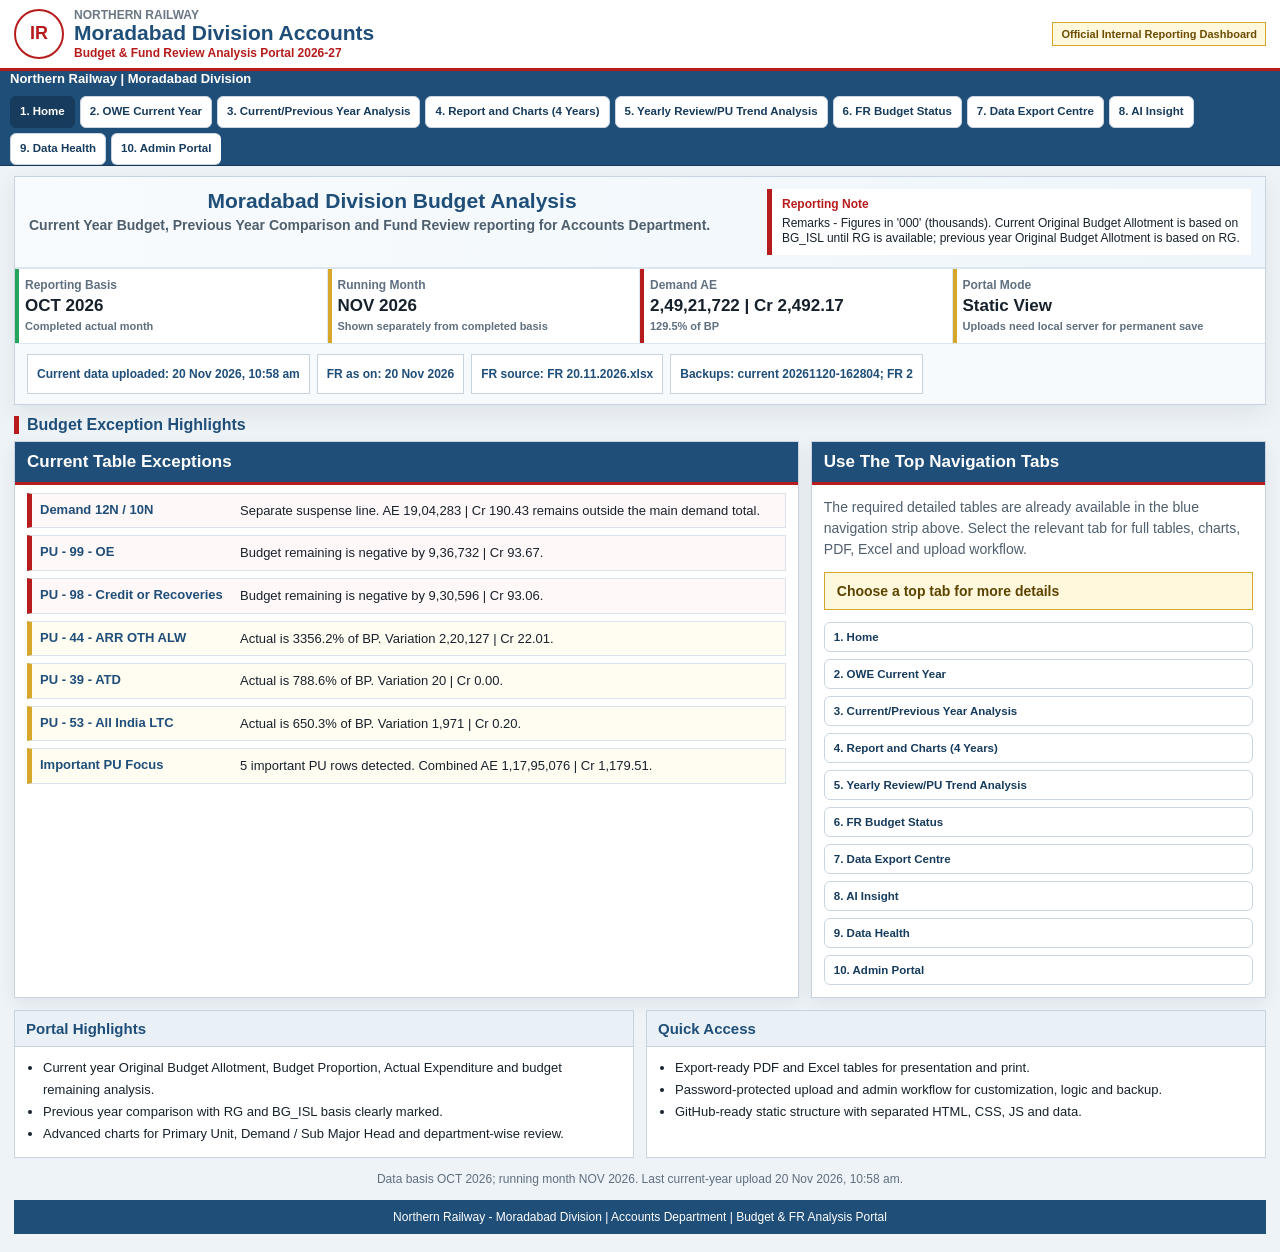
<file: index.html>
<!doctype html>
<html lang="en">
<head>
  <meta charset="utf-8">
  <meta name="viewport" content="width=device-width, initial-scale=1">
  <title>Moradabad Division Budget & FR Analysis</title>
  <link rel="stylesheet" href="assets/shell.css?v=20261120162809">
  <link rel="stylesheet" href="assets/table-highlight.css?v=20261120162809">
  <link rel="stylesheet" href="assets/ui-compact.css?v=20261120162809">
  <link rel="stylesheet" href="assets/protection.css?v=20261120162809">
</head>
<body>
  <main class="shell">
    <section class="brand-row">
      <div class="emblem">IR</div>
      <div class="identity">
        <span>Northern Railway</span>
        <strong>Moradabad Division Accounts</strong>
        <em>Budget & Fund Review Analysis Portal 2026-27</em>
      </div>
      <div class="tag">Official Internal Reporting Dashboard</div>
    </section>
    <header class="bar">
      <div class="brand">Northern Railway | Moradabad Division</div>
      <nav class="nav">
        <button class="active" type="button" data-page="home">1. Home</button>
        <button type="button" data-page="owe">2. OWE Current Year</button>
        <button type="button" data-page="current">3. Current/Previous Year Analysis</button>
        <button type="button" data-page="reports">4. Report and Charts (4 Years)</button>
        <button type="button" data-page="yearly">5. Yearly Review/PU Trend Analysis</button>
        <button type="button" data-page="fr">6. FR Budget Status</button>
        <button type="button" data-page="exports">7. Data Export Centre</button>
        <button type="button" data-page="ai">8. AI Insight</button>
        <button type="button" data-page="status">9. Data Health</button>
        <button type="button" data-page="admin">10. Admin Portal</button>
      </nav>
    </header>
    <section class="home" id="home">
      <section class="hero">
        <div class="hero-head">
          <div>
            <h1>Moradabad Division Budget Analysis</h1>
            <p class="sub">Current Year Budget, Previous Year Comparison and Fund Review reporting for Accounts Department.</p>
          </div>
          <div class="notice">
            <strong>Reporting Note</strong>
            Remarks - Figures in '000' (thousands). Current Original Budget Allotment is based on BG_ISL until RG is available; previous year Original Budget Allotment is based on RG.
          </div>
        </div>
        <div class="metrics">
          <div class="metric" id="homeBasisMetric"><span>Reporting Basis</span><strong>Loading</strong></div>
          <div class="metric" id="homeRunningMetric"><span>Running Month</span><strong>Loading</strong></div>
          <div class="metric" id="homeDemandMetric"><span>Demand AE</span><strong>Loading</strong></div>
          <div class="metric" id="homeModeMetric"><span>Portal Mode</span><strong>Loading</strong></div>
        </div>
        <div class="home-status" id="homeStatusStrip">
          <span>Checking latest portal data...</span>
        </div>
      </section>
      <h2 class="section-title">Budget Exception Highlights</h2>
      <section class="exception-board">
        <article class="exception-panel">
          <h2>Current Table Exceptions</h2>
          <ul class="exception-list" id="homeExceptionList">
            <li class="watch"><strong>Loading</strong><span>Reading latest committed budget payload and upload manifests.</span></li>
          </ul>
        </article>
        <article class="guide-panel">
          <h2>Use The Top Navigation Tabs</h2>
          <p>The required detailed tables are already available in the blue navigation strip above. Select the relevant tab for full tables, charts, PDF, Excel and upload workflow.</p>
          <div class="tab-hint">Choose a top tab for more details</div>
          <div class="quick-tabs">
            <button type="button" data-open="home">1. Home</button>
            <button type="button" data-open="owe">2. OWE Current Year</button>
            <button type="button" data-open="current">3. Current/Previous Year Analysis</button>
            <button type="button" data-open="reports">4. Report and Charts (4 Years)</button>
            <button type="button" data-open="yearly">5. Yearly Review/PU Trend Analysis</button>
            <button type="button" data-open="fr">6. FR Budget Status</button>
            <button type="button" data-open="exports">7. Data Export Centre</button>
            <button type="button" data-open="ai">8. AI Insight</button>
            <button type="button" data-open="status">9. Data Health</button>
            <button type="button" data-open="admin">10. Admin Portal</button>
          </div>
        </article>
      </section>
      <section class="info-grid">
        <div class="info-panel">
          <h3>Portal Highlights</h3>
          <ul>
            <li>Current year Original Budget Allotment, Budget Proportion, Actual Expenditure and budget remaining analysis.</li>
            <li>Previous year comparison with RG and BG_ISL basis clearly marked.</li>
            <li>Advanced charts for Primary Unit, Demand / Sub Major Head and department-wise review.</li>
          </ul>
        </div>
        <div class="info-panel">
          <h3>Quick Access</h3>
          <ul>
            <li>Export-ready PDF and Excel tables for presentation and print.</li>
            <li>Password-protected upload and admin workflow for customization, logic and backup.</li>
            <li>GitHub-ready static structure with separated HTML, CSS, JS and data.</li>
          </ul>
        </div>
      </section>
      <p class="note" id="homeGeneratedNote">Designed for Northern Railway Moradabad Division Accounts reporting use.</p>
      <footer class="footer">Northern Railway - Moradabad Division | Accounts Department | Budget & FR Analysis Portal</footer>
    </section>
    <iframe class="frame" id="contentFrame" title="Analysis page"></iframe>
  </main>
  <script src="data/current_payload.js?v=20261120162809"></script>
  <script src="data/reports-data.js?v=20261120162809"></script>
  <script src="assets/period-data.js?v=20261120162809"></script>
  <script src="assets/home.js?v=20261120162809"></script>
  <script src="assets/portal-custom.js?v=20261120162809"></script>
  <script src="assets/table-highlight.js?v=20261120162809"></script>
  <script src="assets/shell.js?v=20261120162809"></script>
  <script src="assets/protection.js?v=20261120162809"></script>
</body>
</html>
</file>
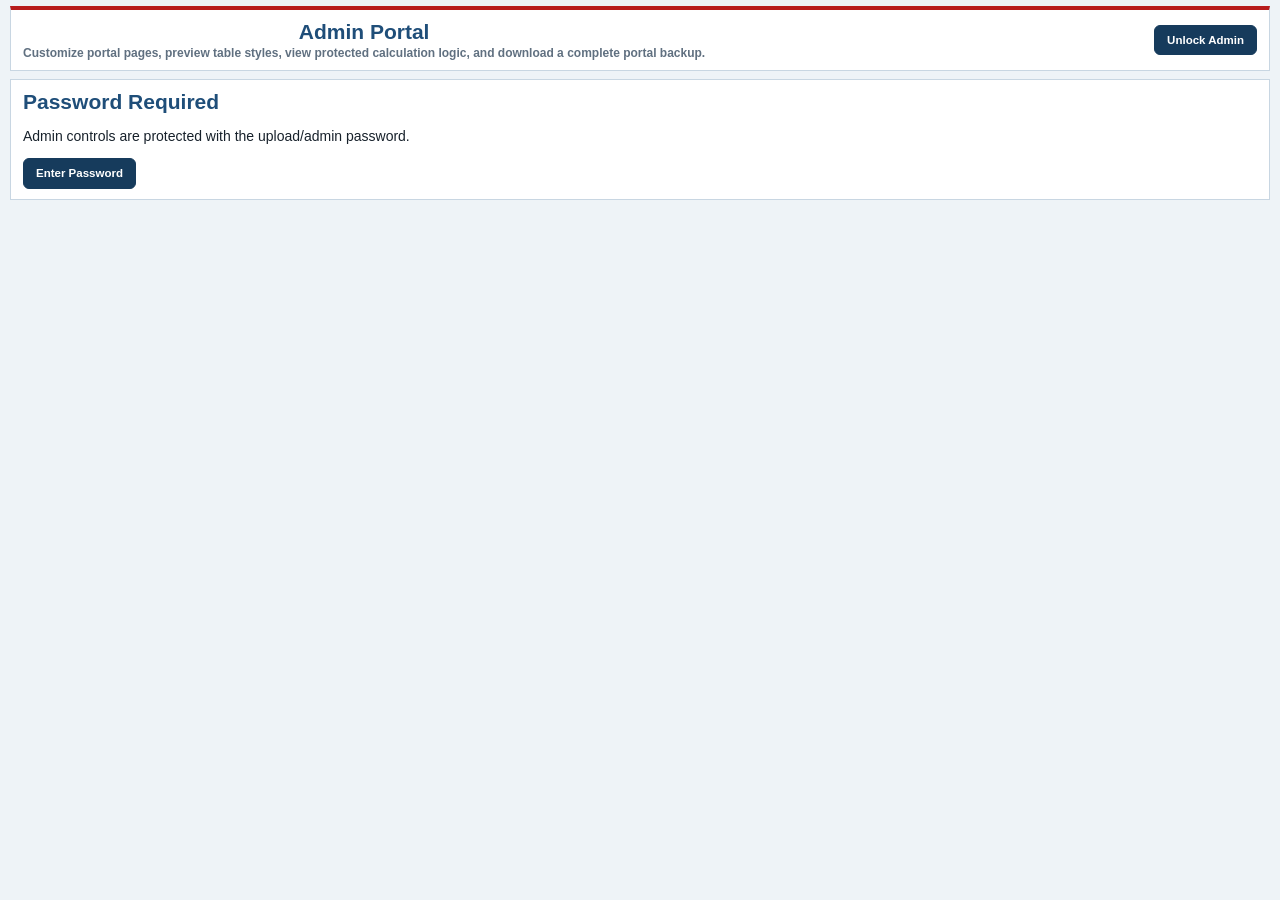
<file: pages/admin.html>
<!doctype html>
<html lang="en">
<head>
  <meta charset="utf-8">
  <meta name="viewport" content="width=device-width, initial-scale=1">
  <title>Admin Portal</title>
  <link rel="stylesheet" href="../assets/admin.css?v=20261120162809">
  <link rel="stylesheet" href="../assets/table-highlight.css?v=20261120162809">
  <link rel="stylesheet" href="../assets/ui-compact.css?v=20261120162809">
  <link rel="stylesheet" href="../assets/protection.css?v=20261120162809">
</head>
<body>
  <main class="admin-wrap">
    <section class="admin-hero">
      <div>
        <h1>Admin Portal</h1>
        <p>Customize portal pages, preview table styles, view protected calculation logic, and download a complete portal backup.</p>
      </div>
      <button class="primary" id="lockState" type="button">Unlock Admin</button>
    </section>
    <section class="locked" id="lockedPanel">
      <h2>Password Required</h2>
      <p>Admin controls are protected with the upload/admin password.</p>
      <button class="primary" id="unlockAdmin" type="button">Enter Password</button>
    </section>
    <section class="admin-app" id="adminApp" hidden>
      <nav class="admin-tabs">
        <button class="active" data-admin-tab="customize" type="button">Customize</button>
        <button data-admin-tab="preview" type="button">Simulate / Preview</button>
        <button data-admin-tab="logic" type="button">Calculation Logic</button>
        <button data-admin-tab="uploads" type="button">Data Upload Versions</button>
        <button data-admin-tab="setup" type="button">Division Setup Builder</button>
        <button data-admin-tab="backup" type="button">GitHub Backup</button>
        <button data-admin-tab="mbrlr" type="button">Sync to MBRLR</button>
      </nav>
      <section class="admin-panel active" id="customize">
        <div class="panel-head"><h2>Portal Customization</h2><button class="secondary" id="resetStyle" type="button">Reset Style</button></div>
        <div class="form-grid">
          <label>Font Family<select data-setting="font.family"><option value="Calibri, Arial, sans-serif">Calibri / Arial</option><option value="Arial, Helvetica, sans-serif">Arial</option><option value="Segoe UI, Arial, sans-serif">Segoe UI</option><option value="Georgia, serif">Georgia</option></select></label>
          <label>Base Font Size<input data-setting="font.base" type="number" min="10" max="18" step="1"></label>
          <label>Main Heading Size<input data-setting="headings.main" type="number" min="16" max="34" step="1"></label>
          <label>Heading Alignment<select data-setting="headings.align"><option value="center">Center</option><option value="left">Left</option><option value="right">Right</option></select></label>
          <label>Heading Color<input data-setting="headings.color" type="color"></label>
          <label>Page Background<input data-setting="page.background" type="color"></label>
          <label>Accent Color<input data-setting="page.accent" type="color"></label>
          <label>Table Font Size<input data-setting="table.size" type="number" min="9" max="16" step="1"></label>
          <label>Table Cell Padding<input data-setting="table.padding" type="number" min="2" max="10" step="1"></label>
          <label>Table Header<input data-setting="table.header" type="color"></label>
          <label>Header Text<input data-setting="table.headerText" type="color"></label>
          <label>Alternate Row<input data-setting="table.alt" type="color"></label>
          <label>Total Row<input data-setting="table.total" type="color"></label>
        </div>
        <div class="action-row"><button class="primary" id="saveStyle" type="button">Apply to Portal</button><button class="secondary" id="exportStyle" type="button">Export Style JSON</button></div>
      </section>
      <section class="admin-panel" id="preview">
        <h2>Live Preview</h2>
        <div class="preview-box" id="previewBox">
          <h1>Moradabad Division Accounts</h1>
          <table>
            <thead><tr><th>PU / Demand</th><th>OBA</th><th>BP</th><th>AE</th><th>% BP</th><th>Remaining</th></tr></thead>
            <tbody><tr><td>PU - 27 Materials from stock</td><td>14,54,382</td><td>2,57,939</td><td>5,88,298</td><td>228.1</td><td>8,66,084</td></tr><tr><td>PU - 60 Fuel from Stock</td><td>32,00,000</td><td>8,00,000</td><td>7,92,340</td><td>99.0</td><td>24,07,660</td></tr><tr class="total"><td>Total</td><td>46,54,382</td><td>10,57,939</td><td>13,80,638</td><td>130.5</td><td>32,73,744</td></tr></tbody>
          </table>
        </div>
      </section>
      <section class="admin-panel" id="logic">
        <div class="panel-head"><h2>Calculation Logic</h2><a class="secondary link" href="logic.html" target="logicFrame">Open Logic Page</a></div>
        <iframe class="logic-frame" name="logicFrame" src="logic.html?v=20261120162809"></iframe>
      </section>
      <section class="admin-panel" id="uploads">
        <div class="panel-head"><h2>Data Upload Version Control</h2><button class="secondary" id="refreshUploadVersions" type="button">Refresh Versions</button></div>
        <p class="hint">Admin view of current-year source sync and FR sync status. Write/update actions now run through the local GUI sync tool, which keeps backup snapshots and refreshes all exports.</p>
        <div class="sync-grid" id="uploadVersionSummary">
          <div class="backup-card"><strong>Current Year</strong><span>Waiting for refresh.</span></div>
          <div class="backup-card"><strong>FR Status</strong><span>Waiting for refresh.</span></div>
          <div class="backup-card"><strong>Sync Action</strong><span>Use the local GUI tool for folder/file selection, recalculation and export refresh.</span></div>
        </div>
        <div class="action-row"><a class="primary link" href="../Launch%20MB-BUDGET%20Local%20Sync.bat" download>Download/Open Local Sync Launcher</a><a class="secondary link" href="current.html?tab=upload">Open Local Sync Instructions</a></div>
        <div class="sync-preview" id="uploadVersionPreview">Click Refresh Versions to see active files and last two backups.</div>
        <pre class="log" id="uploadVersionLog">Upload version dashboard is idle.</pre>
      </section>
      <section class="admin-panel" id="setup">
        <div class="panel-head"><h2>Division Setup Builder</h2><button class="secondary" id="resetDivisionSetup" type="button">Reset Example</button></div>
        <p class="hint">Prepare a new division portal setup package. This creates a checklist and JSON configuration that another division can use before uploading its own source files.</p>
        <div class="setup-grid">
          <label>Railway Name<input id="setupRailway" type="text" value="Northern Railway"></label>
          <label>Division Name<input id="setupDivision" type="text" value="Moradabad Division"></label>
          <label>Accounts / Department Label<input id="setupDepartment" type="text" value="Accounts Department"></label>
          <label>Portal Repo Name<input id="setupRepo" type="text" value="MB-BUDGET"></label>
          <label>Current Financial Year<input id="setupCurrentYear" type="text" value="2026-2027"></label>
          <label>Previous Financial Year<input id="setupPreviousYear" type="text" value="2025-2026"></label>
          <label>Completed Actual Month<input id="setupCompletedMonth" type="text" value="AUG 2026"></label>
          <label>Completed Month Count<input id="setupCompletedCount" type="number" min="1" max="12" value="5"></label>
          <label>Running Month<input id="setupRunningMonth" type="text" value="SEP 2026"></label>
          <label>Running Month Count<input id="setupRunningCount" type="number" min="1" max="12" value="6"></label>
        </div>
        <div class="setup-file-map">
          <h3>Required Source Files For New Division</h3>
          <table>
            <thead><tr><th>Role</th><th>Purpose</th><th>Expected File Name Pattern</th><th>Parser Target</th></tr></thead>
            <tbody id="setupFileRows"></tbody>
          </table>
        </div>
        <div class="action-row">
          <button class="primary" id="buildDivisionSetup" type="button">Build Setup Plan</button>
          <button class="secondary" id="downloadDivisionSetup" type="button">Download Setup JSON</button>
          <button class="secondary" id="copyDivisionSteps" type="button">Copy Step Process</button>
        </div>
        <div class="setup-preview" id="divisionSetupPreview">Fill division details and click Build Setup Plan.</div>
        <pre class="log" id="divisionSetupLog">Division setup builder is idle.</pre>
      </section>
      <section class="admin-panel" id="backup">
        <h2>GitHub / Complete Portal Backup</h2>
        <p class="hint">Downloads a zip of the complete static portal folder for verification or GitHub Desktop backup. This action is password protected by the server.</p>
        <div class="backup-card"><strong>Backup Contents</strong><span>HTML pages, assets, data, exports, scripts, README and sync documents. The local .git folder is excluded.</span></div>
        <button class="primary" id="downloadBackup" type="button">Download Complete Portal Backup</button>
        <pre class="log" id="backupLog">Waiting for backup request.</pre>
      </section>
<section class="admin-panel" id="mbrlr">
        <div class="panel-head"><h2>Sync MB-BUDGET Data to MBRLR</h2><button class="secondary" id="previewMbrlrSync" type="button">Preview Sync</button></div>
        <p class="hint">Preview and copy current-year MB-BUDGET data into the local MBRLR repo. This prepares files for GitHub Desktop, but it does not commit or push.</p>
        <div class="sync-controls">
          <label>Financial Year<input id="mbrlrYear" type="text" value="2026-2027" inputmode="numeric"></label>
          <button class="primary" id="confirmMbrlrSync" type="button" disabled>Confirm Sync to MBRLR</button>
        </div>
        <div class="sync-grid" id="mbrlrSummary">
          <div class="backup-card"><strong>Source</strong><span>Waiting for preview.</span></div>
          <div class="backup-card"><strong>Target</strong><span>Waiting for preview.</span></div>
          <div class="backup-card"><strong>Files</strong><span>Waiting for preview.</span></div>
        </div>
        <div class="sync-preview" id="mbrlrPreview">Click Preview Sync to simulate the copy plan.</div>
        <pre class="log" id="mbrlrLog">MBRLR sync is idle.</pre>
      </section>

    </section>
  </main>
  <script src="../data/current_payload.js?v=20261120162809"></script>
  <script src="../assets/portal-custom.js?v=20261120162809"></script>
  <script src="../assets/admin.js?v=20261120162809"></script>
  <script src="../assets/protection.js?v=20261120162809"></script>
</body>
</html>
</file>
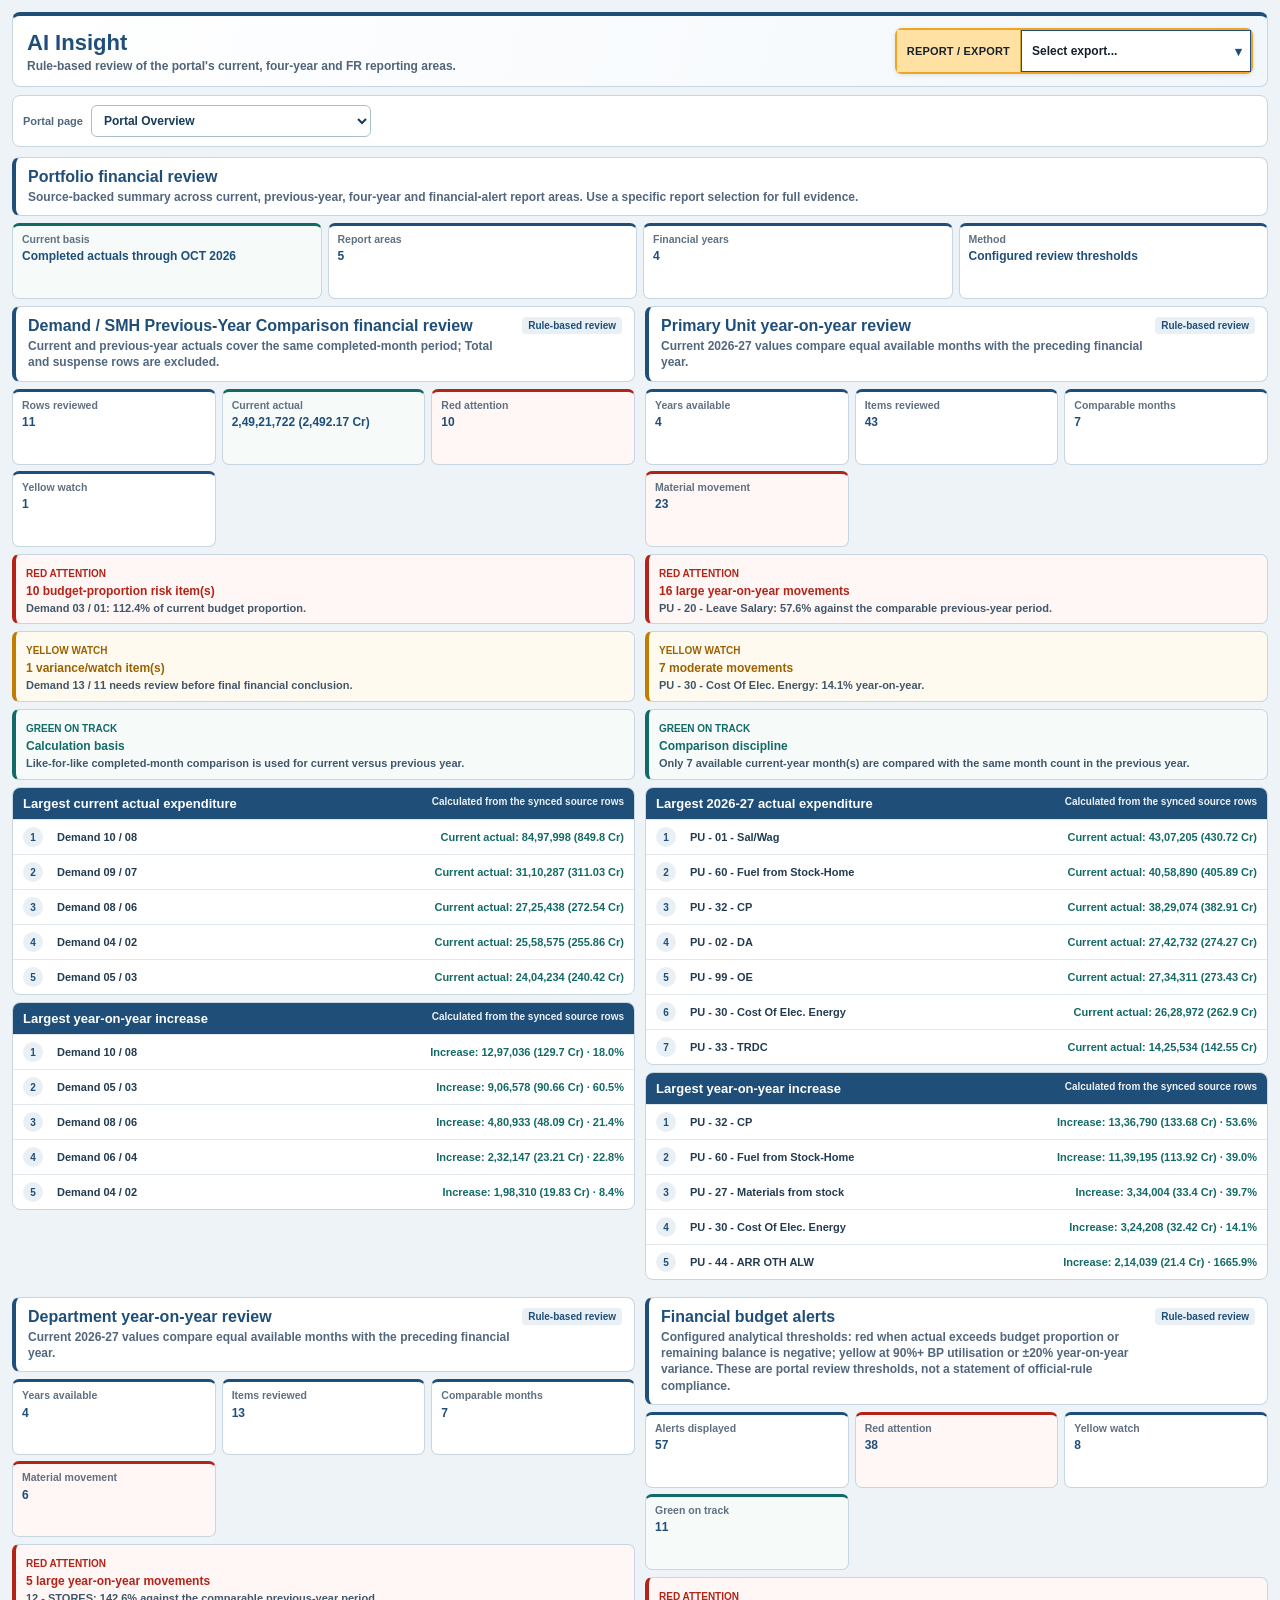
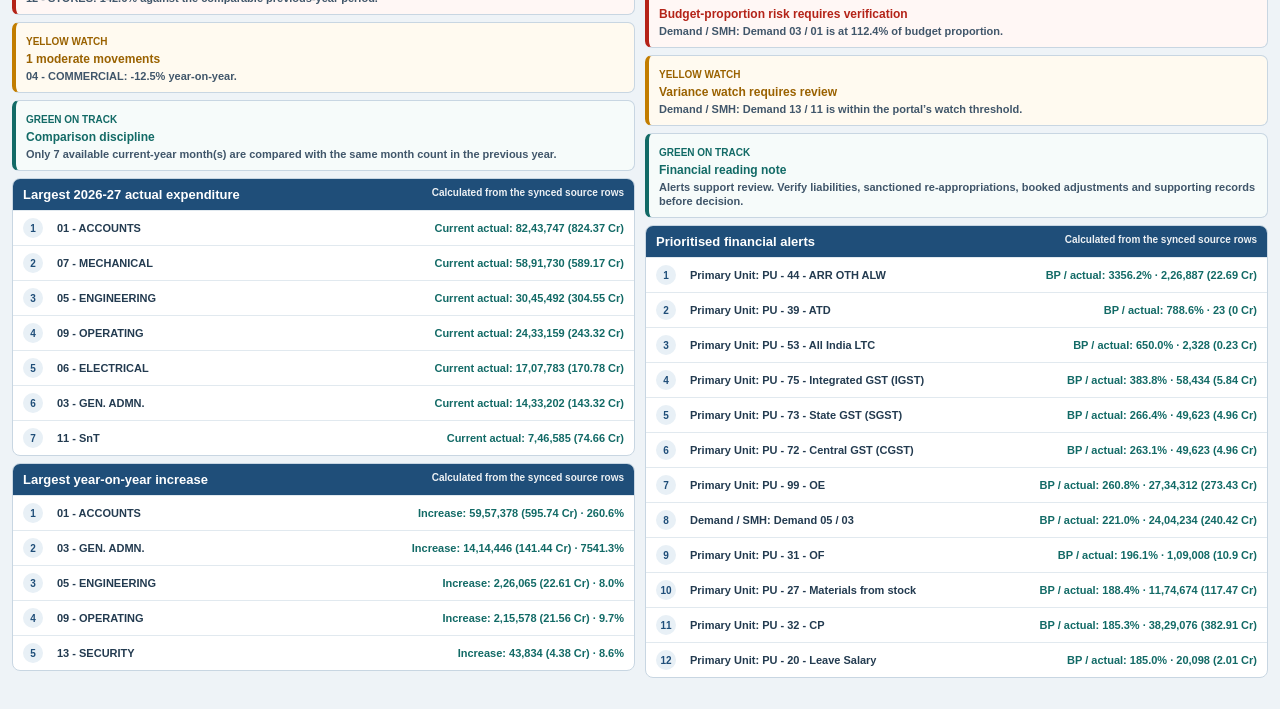
<file: pages/ai-insight.html>
<!doctype html><html lang="en"><head><meta charset="utf-8"><meta name="viewport" content="width=device-width, initial-scale=1"><title>AI Insight</title><link rel="stylesheet" href="../assets/ai-insight.css?v=20261120162809"><link rel="stylesheet" href="../assets/view-export.css?v=20261120162809"><link rel="stylesheet" href="../assets/protection.css?v=20261120162809"></head><body><main class="wrap"><section class="hero"><div><h1>AI Insight</h1><p>Rule-based review of the portal's current, four-year and FR reporting areas.</p></div><div class="actions"></div></section><section class="toolbar"><label>Portal page<select id="insightSource"><option value="overview">Portal Overview</option><option value="current">Current / Previous Analysis</option><option value="fouryear">Report and Charts (4 Years)</option><option value="fr">FR Budget Status</option><option value="yearly">Yearly Review</option><option value="alerts">Financial Budget Alerts</option></select></label><label id="insightTabWrap">Report tab<select id="insightTab"></select></label></section><section id="insightHost"></section></main><script src="../data/current_payload.js?v=20261120162809"></script><script src="../data/reports-data.js?v=20261120162809"></script><script src="../assets/ai-insight.js?v=20261120162809"></script><script src="../assets/view-export.js?v=20261120162809"></script><script src="../assets/protection.js?v=20261120162809"></script></body></html>
</file>
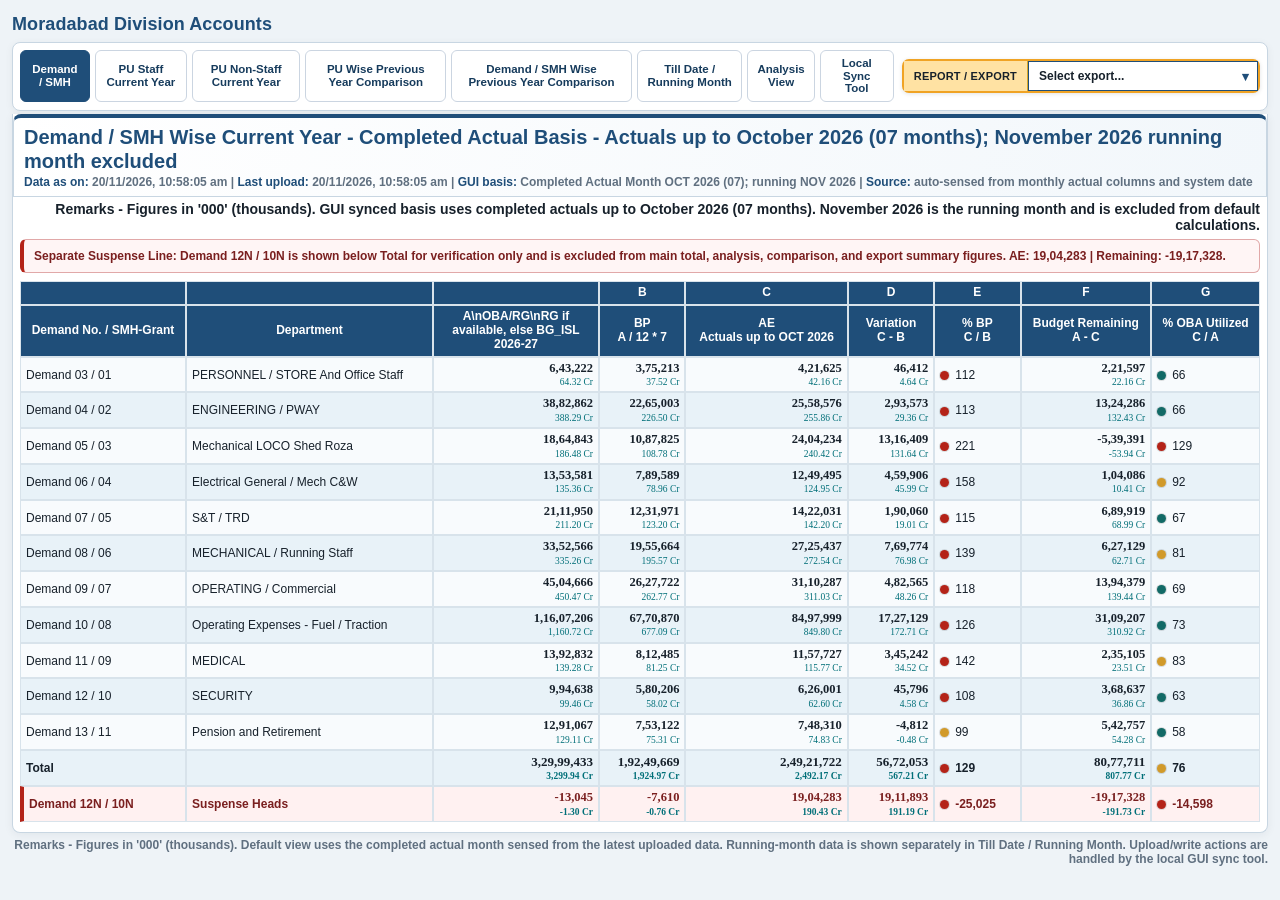
<file: pages/current.html>
<!doctype html>
<html lang="en">
<head>
  <meta charset="utf-8">
  <meta name="viewport" content="width=device-width, initial-scale=1">
  <title>Current / Previous Year PU and Demand Analysis</title>
  <link rel="stylesheet" href="../assets/current.css?v=20261120162809">
  <link rel="stylesheet" href="../assets/table-highlight.css?v=20261120162809">
  <link rel="stylesheet" href="../assets/view-export.css?v=20261120162809">
  <link rel="stylesheet" href="../assets/ui-compact.css?v=20261120162809">
  <link rel="stylesheet" href="../assets/report-standard.css?v=20261120162809">
  <link rel="stylesheet" href="../assets/protection.css?v=20261120162809">
</head>
<body>
<main class="wrap">
    <h2 class="division-title">Moradabad Division Accounts</h2>
    <div class="topbar">
      <div class="tabs">
        <button class="active" data-tab="demand" type="button">Demand / SMH</button>
        <button data-tab="staff" type="button">PU Staff Current Year</button>
        <button data-tab="nonstaff" type="button">PU Non-Staff Current Year</button>
        <button data-tab="pu_prev" type="button">PU Wise Previous Year Comparison</button>
        <button data-tab="demand_prev" type="button">Demand / SMH Wise Previous Year Comparison</button>
        <button data-tab="current_till" type="button">Till Date / Running Month</button>
        <button data-tab="analysis" type="button">Analysis View</button>
        <button data-tab="upload" type="button">Local Sync Tool</button>
      </div>
      <div class="actions legacy-full-exports">
        <button class="export" id="exportExcel" type="button">Export Full Excel</button>
        <button class="export" id="exportPdf" type="button">Export Full PDF</button>
        <a class="export button-link" id="exportPptx" download="Moradabad_Division_Current_Year_Budget_Analysis.pptx" href="../exports/Moradabad_Division_Current_Year_Budget_Analysis.pptx?v=20261120162809">Export Full PPTX</a>
      </div>
    </div>
    <section class="sheet">
      <div class="hero"><h1 id="title"></h1><div class="data-stamp" id="dataStamp"></div></div>
      <div class="table-wrap" id="tableHost"></div>
    </section>
    <div class="small">Remarks - Figures in '000' (thousands). Default view uses the completed actual month sensed from the latest uploaded data. Running-month data is shown separately in Till Date / Running Month. Upload/write actions are handled by the local GUI sync tool.</div>
  </main>
  <script src="../data/current_payload.js?v=20261120162809"></script>
  <script src="../data/reports-data.js?v=20261120162809"></script>
  <script src="../data/year-sources.js?v=20261120162809"></script>
  <script src="../assets/table-highlight.js?v=20261120162809"></script>
  <script src="../assets/period-data.js?v=20261120162809"></script>
  <script src="../assets/current.js?v=20261120162809"></script>
  <script src="../assets/view-export.js?v=20261120162809"></script>
  <script src="../assets/protection.js?v=20261120162809"></script>
</body>
</html>
</file>
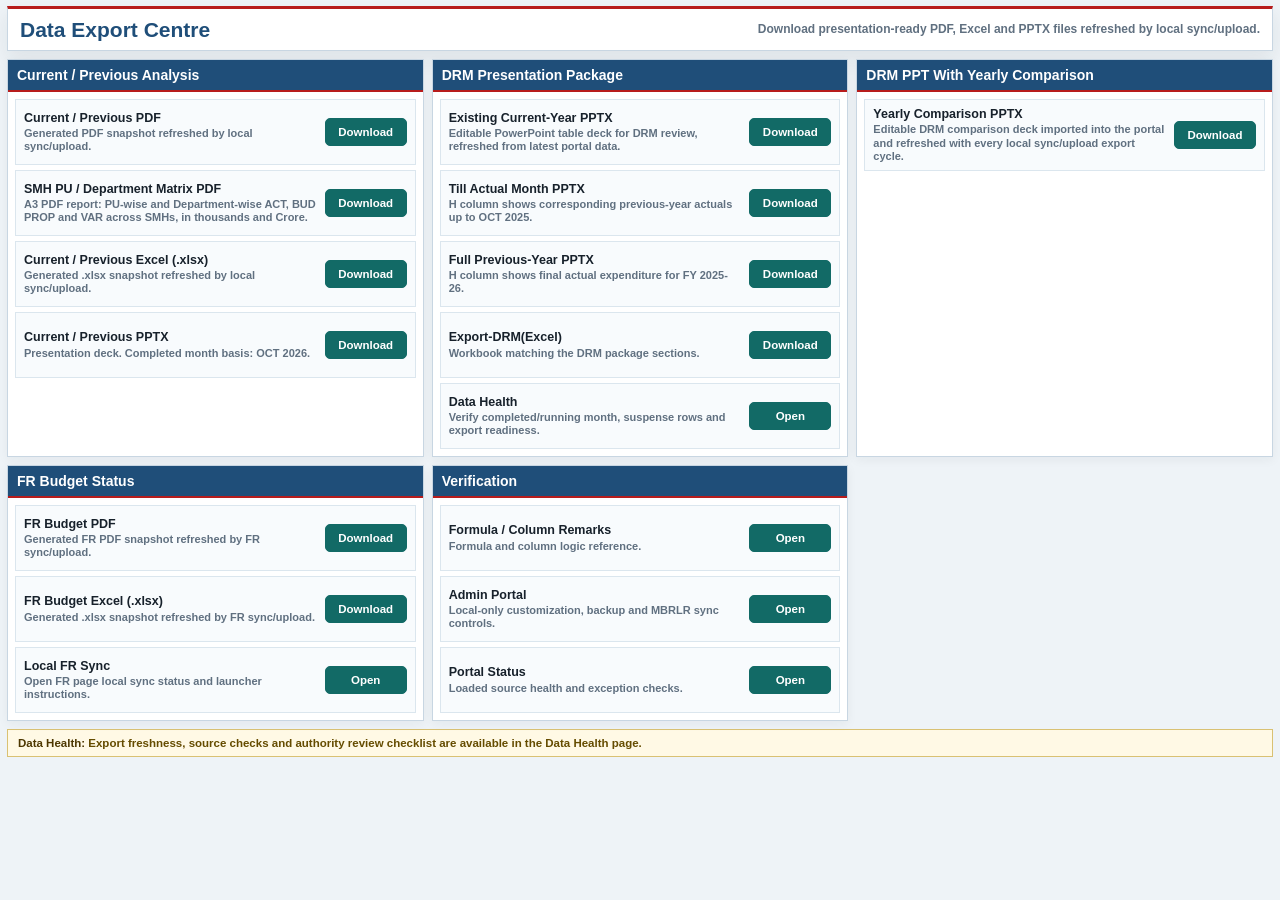
<file: pages/exports.html>
<!doctype html>
<html lang="en">
<head>
  <meta charset="utf-8">
  <meta name="viewport" content="width=device-width, initial-scale=1">
  <title>Data Export Centre</title>
  <link rel="stylesheet" href="../assets/exports.css?v=20261120162809">
  <link rel="stylesheet" href="../assets/table-highlight.css?v=20261120162809">
  <link rel="stylesheet" href="../assets/view-export.css?v=20261120162809">
  <link rel="stylesheet" href="../assets/ui-compact.css?v=20261120162809">
  <link rel="stylesheet" href="../assets/protection.css?v=20261120162809">
</head>
<body>
  <main class="wrap">
    <section class="hero">
      <h1>Data Export Centre</h1>
      <p>Download presentation-ready PDF, Excel and PPTX files refreshed by local sync/upload.</p>
    </section>
    <section class="export-board" id="exportBoard"></section>
    <section class="note">
      <strong>Data Health:</strong> Export freshness, source checks and authority review checklist are available in the Data Health page.
    </section>
  </main>
  <script src="../data/current_payload.js?v=20261120162809"></script>
  <script src="../assets/table-highlight.js?v=20261120162809"></script>
  <script src="../assets/exports.js?v=20261120162809"></script>
  <script src="../assets/view-export.js?v=20261120162809"></script>
  <script src="../assets/protection.js?v=20261120162809"></script>
</body>
</html>
</file>
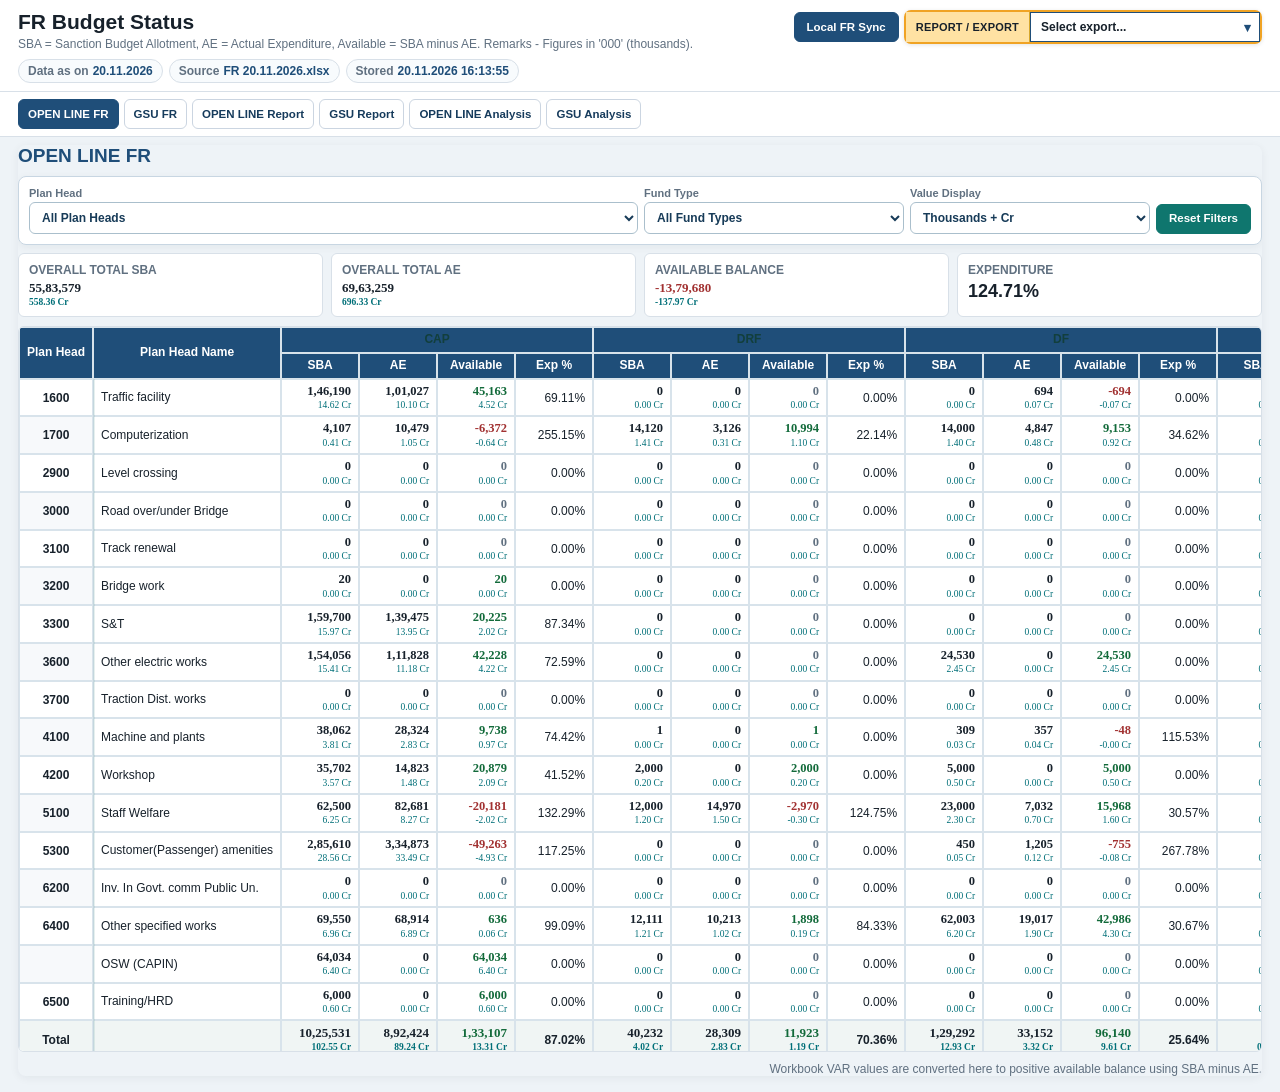
<file: pages/fr.html>
<!doctype html>
<html lang="en">
<head>
  <meta charset="utf-8">
  <meta name="viewport" content="width=device-width, initial-scale=1">
  <title>FR Budget Status</title>
  <link rel="stylesheet" href="../assets/table-highlight.css?v=20261120162809">
  <link rel="stylesheet" href="../assets/view-export.css?v=20261120162809">
  <link rel="stylesheet" href="../assets/fr.css?v=20261120162809">
  <link rel="stylesheet" href="../assets/ui-compact.css?v=20261120162809">
  <link rel="stylesheet" href="../assets/report-standard.css?v=20261120162809">
  <link rel="stylesheet" href="../assets/protection.css?v=20261120162809">
</head>
<body>
  <header>
    <div class="header-row">
      <div>
        <h1>FR Budget Status</h1>
        <p class="subtitle">SBA = Sanction Budget Allotment, AE = Actual Expenditure, Available = SBA minus AE. Remarks - Figures in '000' (thousands).</p>
        <div class="data-stamp">
          <span>Data as on <strong>20.11.2026</strong></span>
          <span>Source <strong>FR 20.11.2026.xlsx</strong></span>
          <span>Stored <strong>20.11.2026 16:13:55</strong></span>
        </div>
      </div>
      <div class="header-actions"><button class="export-btn upload-btn" id="open-fr-upload" type="button">Local FR Sync</button><button class="export-btn" id="export-all" type="button">Export Full Excel</button><button class="export-btn" id="export-pdf" type="button">Export Full PDF</button></div>
    </div>
  </header>
  <nav class="tabs" id="tabs"></nav>
  <main id="app"></main>
  <script src="../assets/table-highlight.js?v=20261120162809"></script>
  <script src="../assets/view-export.js?v=20261120162809"></script>
  <script src="../assets/fr.js?v=20261120162809"></script>
  <script src="../assets/protection.js?v=20261120162809"></script>
</body>
</html>
</file>
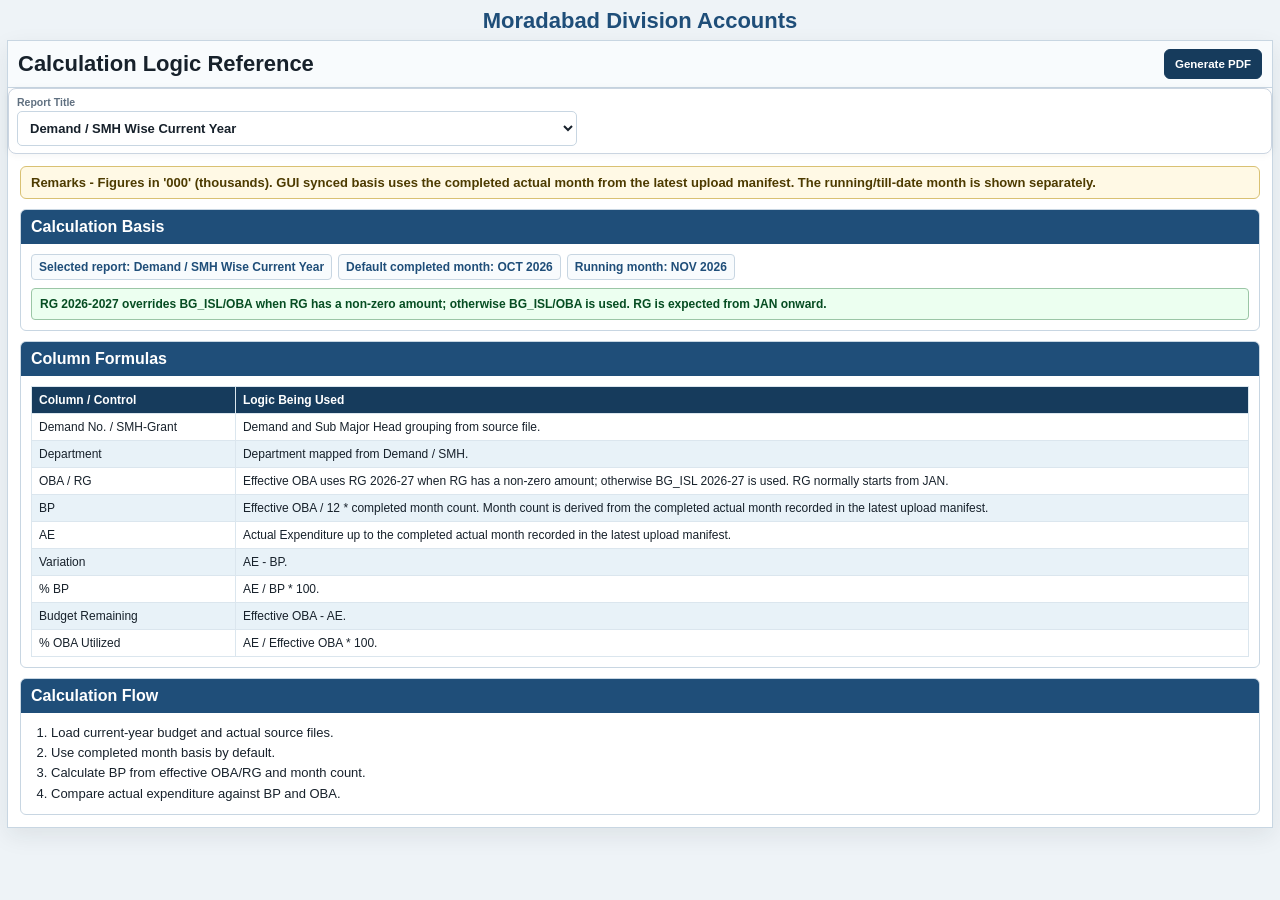
<file: pages/logic.html>
<!doctype html>
<html lang="en">
<head>
  <meta charset="utf-8">
  <meta name="viewport" content="width=device-width, initial-scale=1">
  <title>Calculation Logic Reference</title>
  <link rel="stylesheet" href="../assets/logic.css?v=20261120162809">
  <link rel="stylesheet" href="../assets/table-highlight.css?v=20261120162809">
  <link rel="stylesheet" href="../assets/ui-compact.css?v=20261120162809">
  <link rel="stylesheet" href="../assets/protection.css?v=20261120162809">
</head>
<body>
  <main class="wrap">
    <h2 class="title">Moradabad Division Accounts</h2>
    <section class="panel">
      <div class="hero">
        <h1>Calculation Logic Reference</h1>
        <button class="export" id="exportLogicPdf" type="button">Generate PDF</button>
      </div>
      <div class="toolbar">
        <label>Report Title<select id="logicReport"></select></label>
      </div>
      <div class="content" id="logicHost"></div>
    </section>
  </main>
  <script src="../data/current_payload.js?v=20261120162809"></script>
  <script src="../assets/logic.js?v=20261120162809"></script>
  <script src="../assets/table-highlight.js?v=20261120162809"></script>
  <script src="../assets/protection.js?v=20261120162809"></script>
</body>
</html>
</file>
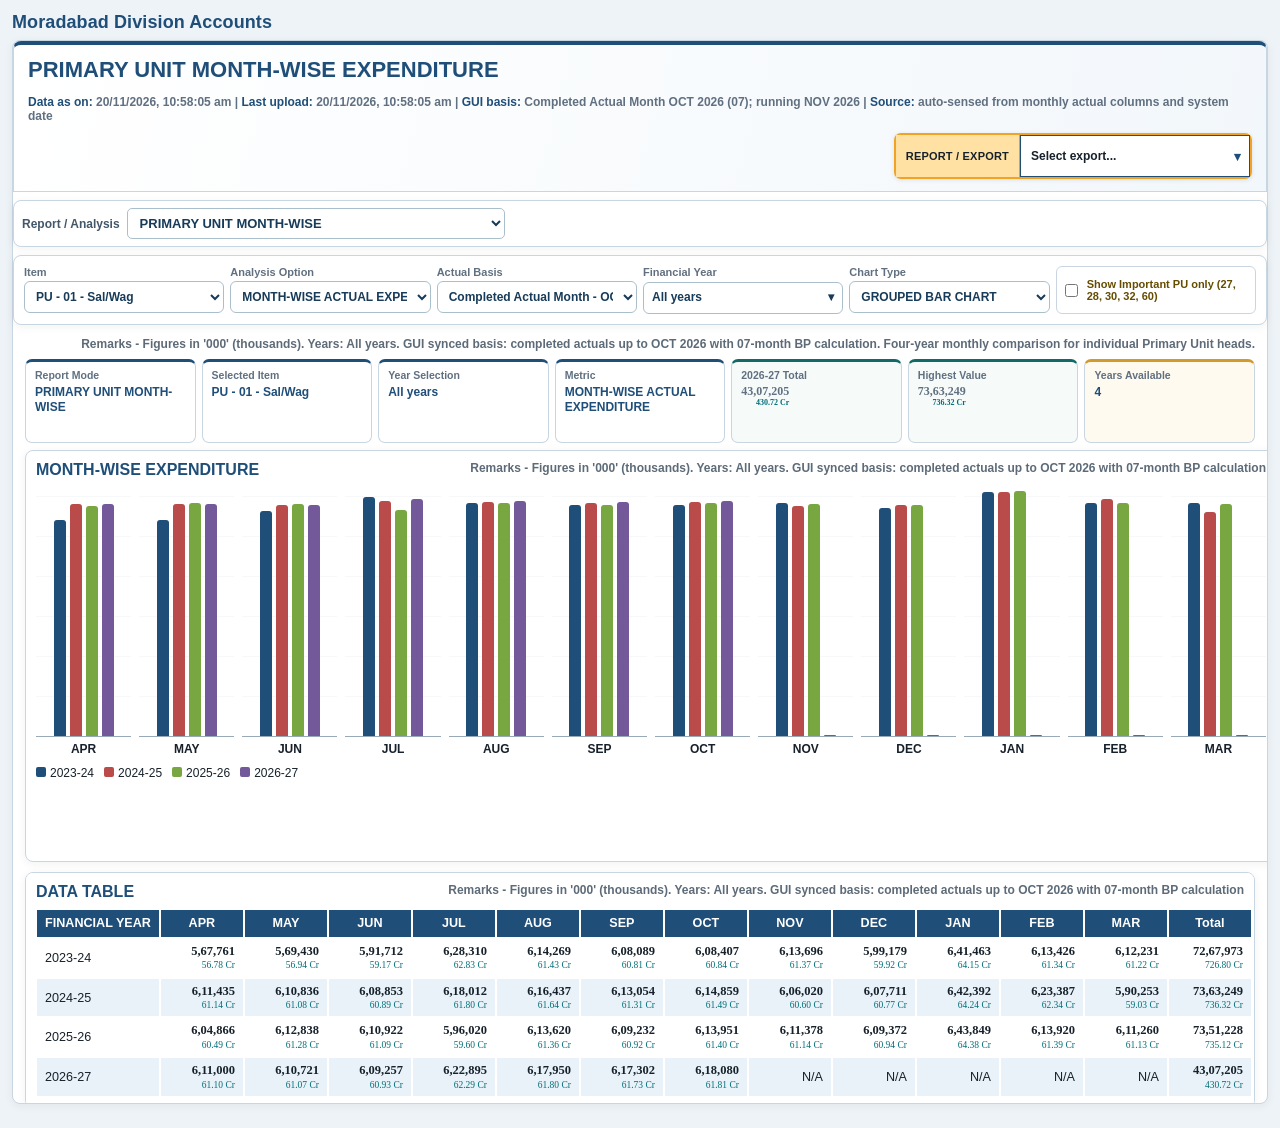
<file: pages/reports.html>
<!doctype html>
<html lang="en">
<head>
  <meta charset="utf-8">
  <meta name="viewport" content="width=device-width, initial-scale=1">
  <title>Advanced Report and Chart Analysis</title>
  <link rel="stylesheet" href="../assets/reports.css?v=20261120162809">
  <link rel="stylesheet" href="../assets/table-highlight.css?v=20261120162809">
  <link rel="stylesheet" href="../assets/view-export.css?v=20261120162809">
  <link rel="stylesheet" href="../assets/ui-compact.css?v=20261120162809">
  <link rel="stylesheet" href="../assets/report-standard.css?v=20261120162809">
  <link rel="stylesheet" href="../assets/protection.css?v=20261120162809">
</head>
<body>
  <main class="wrap">
    <h2 class="title">Moradabad Division Accounts</h2>
    <section class="panel">
      <div class="hero">
        <h1 id="reportTitle">Advanced Report and Chart Analysis</h1>
        <div class="data-stamp" id="reportDataStamp"></div>
        <div class="actions legacy-full-exports">
          <button class="export" id="exportReportExcel" type="button">Export Full Excel</button>
          <button class="export" id="exportReportPdf" type="button">Export Full PDF</button>
        </div>
      </div>
      <div class="report-menu" id="reportMenu"></div>
      <div class="toolbar">
        <label id="scopeWrap">Report Scope<select id="scope"></select></label>
        <label id="itemWrap">Item<select id="item"></select></label>
        <label id="metricWrap">Analysis Option<select id="metric"></select></label>
        <label id="basisWrap">Actual Basis<select id="basis"><option value="completed">Completed Month</option><option value="tilldate">Till Date / Running Month</option></select></label>
        <div id="yearWrap" class="choice-control"><span>Financial Year</span><details id="yearPicker"><summary id="yearPickerLabel">All years</summary><div class="check-list" id="yearChecks"></div></details></div>
        <label id="monthWrap">Specific Month<select id="month"></select></label>
        <label id="chartWrap">Chart Type<select id="chart"></select></label>
        <label id="importantPuWrap" class="check-control"><input id="importantPuOnly" type="checkbox"> Show Important PU only (27, 28, 30, 32, 60)</label>
      </div>
      <div class="content" id="host"></div>
    </section>
  </main>
  <script src="../data/current_payload.js?v=20261120162809"></script>
  <script src="../data/reports-data.js?v=20261120162809"></script>
  <script src="../assets/table-highlight.js?v=20261120162809"></script>
  <script src="../assets/reports.js?v=20261120162809"></script>
  <script src="../assets/view-export.js?v=20261120162809"></script>
  <script src="../assets/protection.js?v=20261120162809"></script>
</body>
</html>
</file>
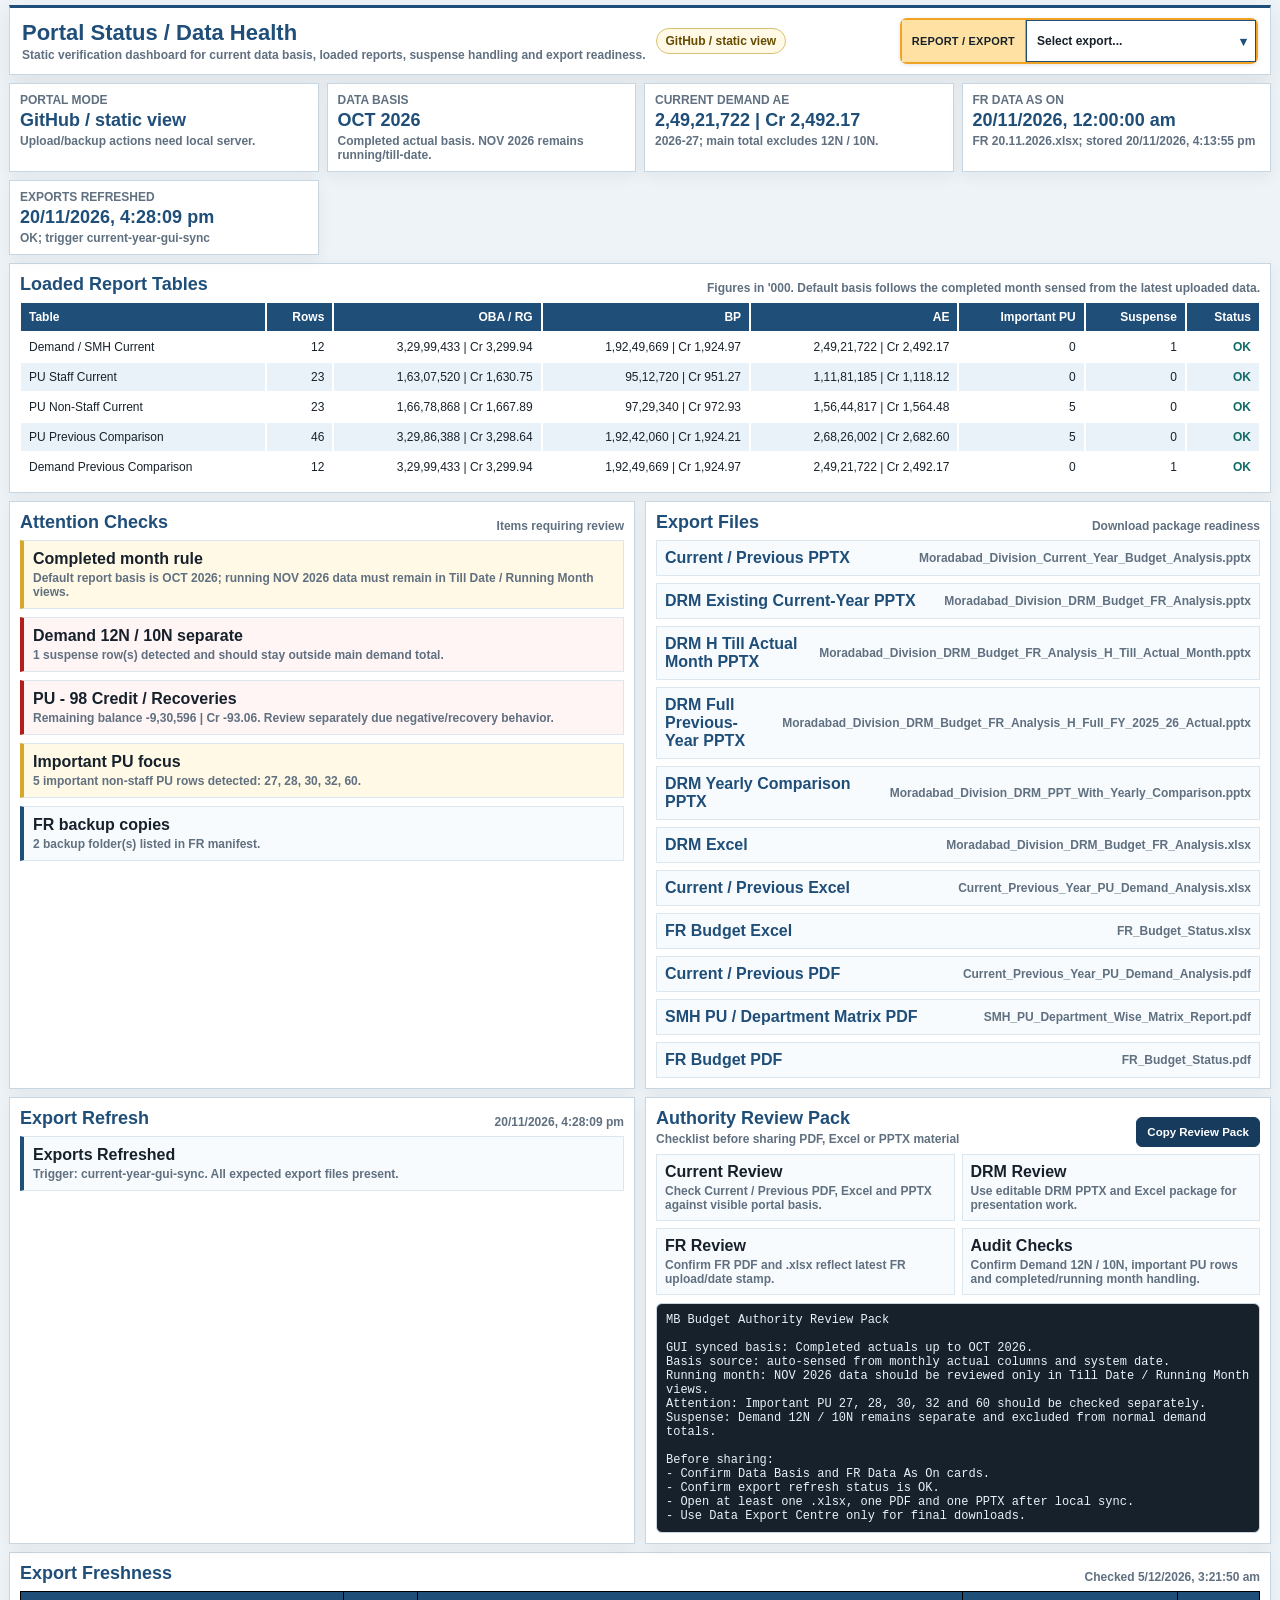
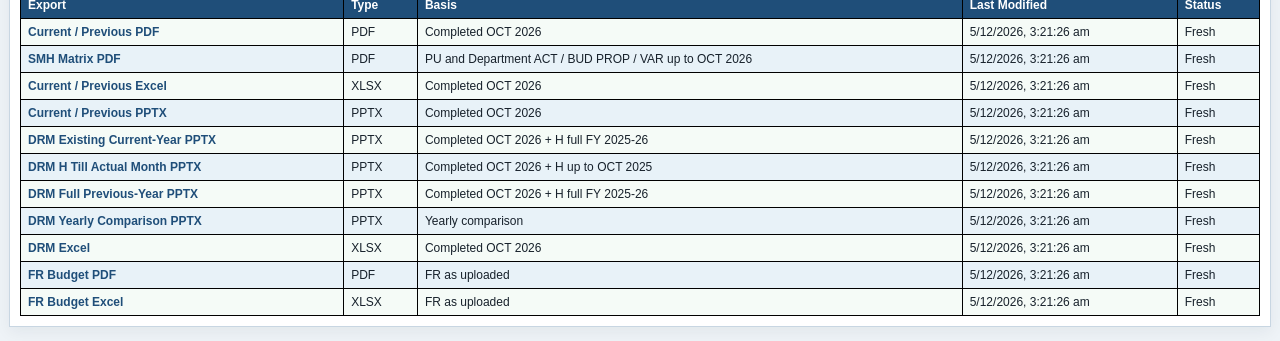
<file: pages/status.html>
<!doctype html>
<html lang="en">
<head>
  <meta charset="utf-8">
  <meta name="viewport" content="width=device-width, initial-scale=1">
  <title>Portal Status / Data Health</title>
  <link rel="stylesheet" href="../assets/status.css?v=20261120162809">
  <link rel="stylesheet" href="../assets/table-highlight.css?v=20261120162809">
  <link rel="stylesheet" href="../assets/view-export.css?v=20261120162809">
  <link rel="stylesheet" href="../assets/ui-compact.css?v=20261120162809">
  <link rel="stylesheet" href="../assets/protection.css?v=20261120162809">
</head>
<body>
  <main class="wrap">
    <section class="hero">
      <div>
        <h1>Portal Status / Data Health</h1>
        <p>Static verification dashboard for current data basis, loaded reports, suspense handling and export readiness.</p>
      </div>
      <strong id="modePill">Checking portal mode...</strong>
    </section>
    <section class="grid" id="summaryCards"></section>
    <section class="panel">
      <div class="panel-head">
        <h2>Loaded Report Tables</h2>
        <span>Figures in '000. Default basis follows the completed month sensed from the latest uploaded data.</span>
      </div>
      <div id="tableHealth"></div>
    </section>
    <section class="two">
      <div class="panel">
        <div class="panel-head"><h2>Attention Checks</h2><span>Items requiring review</span></div>
        <div id="attentionList"></div>
      </div>
      <div class="panel">
        <div class="panel-head"><h2>Export Files</h2><span>Download package readiness</span></div>
        <div id="exportHealth"></div>
      </div>
    </section>
    <section class="two">
      <div class="panel" id="refreshProof"></div>
      <div class="panel">
        <div class="panel-head">
          <div>
            <h2>Authority Review Pack</h2>
            <span>Checklist before sharing PDF, Excel or PPTX material</span>
          </div>
          <button class="health-action" id="copyReviewPack" type="button">Copy Review Pack</button>
        </div>
        <div class="pack-grid" id="reviewPack"></div>
        <pre class="pack-copy" id="reviewPackText">Review pack summary will appear here.</pre>
      </div>
    </section>
    <section class="panel freshness">
      <div class="panel-head">
        <h2>Export Freshness</h2>
        <span id="freshnessStamp">Checking files...</span>
      </div>
      <div class="freshness-table" id="freshnessTable"></div>
    </section>
  </main>
  <script src="../data/current_payload.js?v=20261120162809"></script>
  <script src="../data/reports-data.js?v=20261120162809"></script>
  <script src="../data/year-sources.js?v=20261120162809"></script>
  <script src="../assets/table-highlight.js?v=20261120162809"></script>
  <script src="../assets/period-data.js?v=20261120162809"></script>
  <script src="../assets/status.js?v=20261120162809"></script>
  <script src="../assets/view-export.js?v=20261120162809"></script>
  <script src="../assets/protection.js?v=20261120162809"></script>
</body>
</html>
</file>
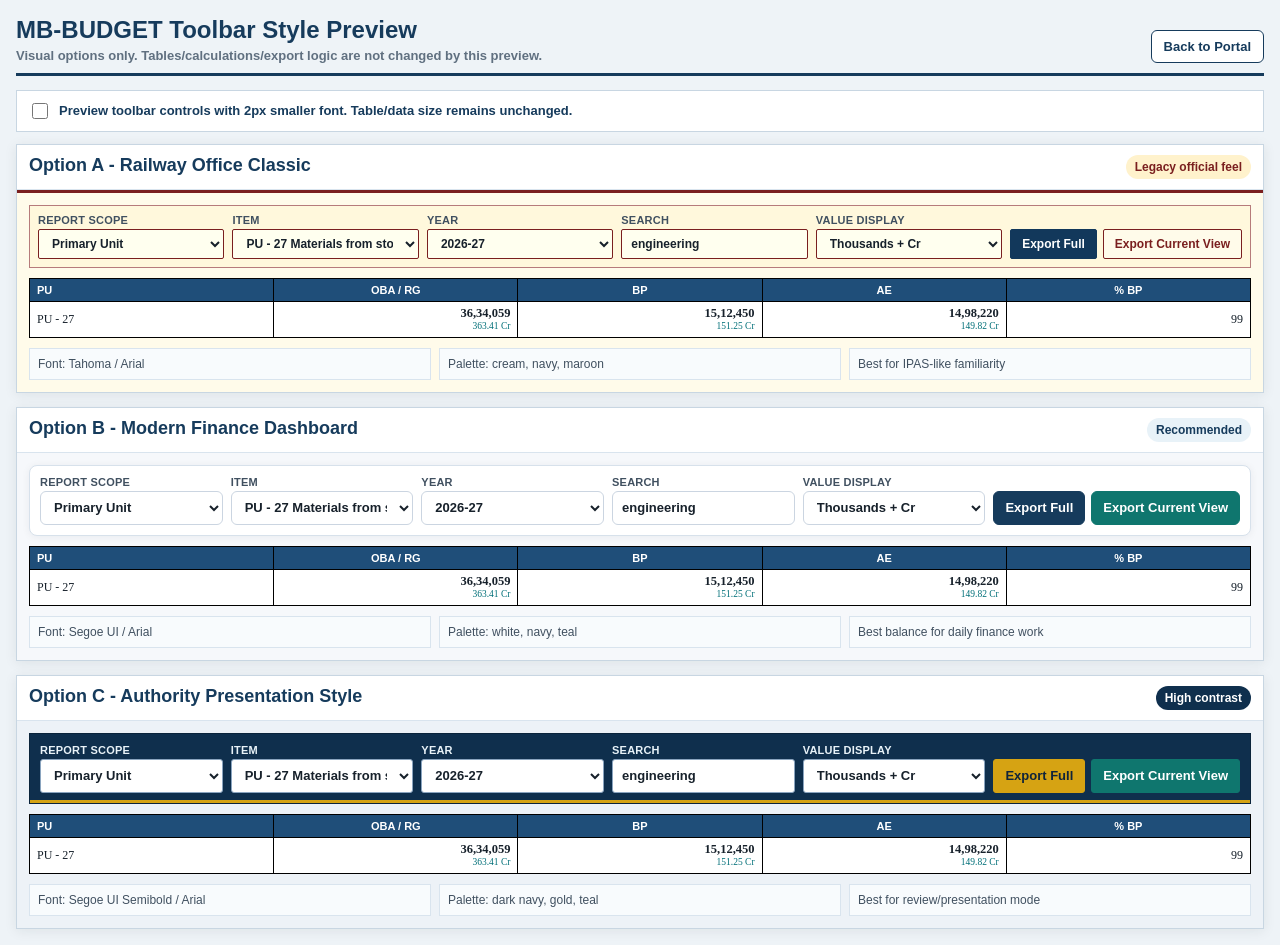
<file: pages/ui-style-options.html>
<!doctype html>
<html lang="en">
<head>
  <meta charset="utf-8">
  <meta name="viewport" content="width=device-width, initial-scale=1">
  <title>MB-BUDGET UI Style Options</title>
  <style>
    :root {
      --ink: #17212b;
      --muted: #607080;
      --line: #cbd5e1;
      --page: #eef3f7;
      --white: #fff;
      --navy: #163b5c;
      --teal: #0f766e;
      --gold: #d6a313;
      --maroon: #7a1f1f;
      --cream: #fffbea;
    }

    * { box-sizing: border-box; }

    body {
      margin: 0;
      background: var(--page);
      color: var(--ink);
      font-family: "Segoe UI", Arial, sans-serif;
    }

    .page {
      max-width: 1380px;
      margin: 0 auto;
      padding: 16px;
    }

    .head {
      display: flex;
      justify-content: space-between;
      align-items: flex-end;
      gap: 14px;
      margin-bottom: 14px;
      border-bottom: 3px solid var(--navy);
      padding-bottom: 10px;
    }

    h1 {
      margin: 0;
      color: var(--navy);
      font-size: 24px;
      line-height: 1.15;
    }

    .head p {
      margin: 4px 0 0;
      color: var(--muted);
      font-size: 13px;
      font-weight: 600;
    }

    .back {
      border: 1px solid var(--navy);
      background: var(--white);
      color: var(--navy);
      border-radius: 6px;
      padding: 8px 12px;
      text-decoration: none;
      font-weight: 800;
      font-size: 13px;
      white-space: nowrap;
    }

    .options {
      display: grid;
      gap: 14px;
    }

    .size-toggle {
      display: flex;
      align-items: center;
      gap: 8px;
      margin: 0 0 12px;
      padding: 9px 11px;
      border: 1px solid #c8d6e2;
      background: #fff;
      font-size: 13px;
      font-weight: 800;
      color: var(--navy);
    }

    .size-toggle input {
      width: 16px;
      min-height: 16px;
      accent-color: var(--teal);
    }

    .option {
      background: var(--white);
      border: 1px solid #c8d6e2;
      box-shadow: 0 2px 12px rgba(23, 33, 43, .08);
    }

    .option-head {
      display: flex;
      justify-content: space-between;
      gap: 12px;
      padding: 10px 12px;
      border-bottom: 1px solid #d9e4ee;
    }

    .option-title {
      margin: 0;
      font-size: 18px;
      color: var(--navy);
    }

    .tag {
      display: inline-flex;
      align-items: center;
      min-height: 24px;
      border-radius: 999px;
      padding: 3px 9px;
      font-size: 12px;
      font-weight: 800;
      color: var(--navy);
      background: #e8f2f8;
      white-space: nowrap;
    }

    .mock-page {
      padding: 12px;
    }

    .toolbar {
      display: grid;
      grid-template-columns: repeat(5, minmax(130px, 1fr)) auto;
      gap: 8px;
      align-items: end;
      margin-bottom: 10px;
    }

    .field {
      display: grid;
      gap: 3px;
      min-width: 0;
    }

    .field label {
      font-size: 11px;
      font-weight: 800;
      letter-spacing: .02em;
      color: #405060;
      text-transform: uppercase;
    }

    select,
    input {
      width: 100%;
      min-height: 34px;
      padding: 6px 9px;
      border: 1px solid var(--line);
      background: var(--white);
      color: var(--ink);
      font: 700 13px "Segoe UI", Arial, sans-serif;
    }

    .button-row {
      display: flex;
      gap: 6px;
      align-items: center;
      justify-content: flex-end;
      flex-wrap: wrap;
    }

    button {
      min-height: 34px;
      border: 1px solid transparent;
      padding: 7px 11px;
      font: 800 13px "Segoe UI", Arial, sans-serif;
      cursor: default;
      white-space: nowrap;
    }

    body.compact-bars .toolbar { gap: 6px; }
    body.compact-bars .field label { font-size: 9px; }
    body.compact-bars select,
    body.compact-bars input {
      min-height: 30px;
      padding: 5px 8px;
      font-size: 11px;
    }
    body.compact-bars button {
      min-height: 30px;
      padding: 6px 9px;
      font-size: 11px;
    }

    .sample-table {
      width: 100%;
      border-collapse: collapse;
      font-family: "Times New Roman", Times, serif;
      font-size: 12px;
      table-layout: fixed;
    }

    .sample-table th,
    .sample-table td {
      border: 1px solid #000;
      padding: 5px 7px;
      text-align: right;
      background: #fff;
    }

    .sample-table th {
      background: #1f4e79;
      color: #fff;
      text-align: center;
      font-family: Arial, sans-serif;
      font-size: 11px;
    }

    .sample-table td:first-child,
    .sample-table th:first-child {
      text-align: left;
    }

    .money {
      display: flex;
      flex-direction: column;
      align-items: flex-end;
      line-height: 1.05;
      font-variant-numeric: tabular-nums;
    }

    .money strong {
      font-size: 12.5px;
    }

    .money span {
      margin-top: 2px;
      color: #006f78;
      font-size: 9.5px;
    }

    .notes {
      display: grid;
      grid-template-columns: repeat(3, 1fr);
      gap: 8px;
      margin-top: 10px;
      font-size: 12px;
      color: #405060;
    }

    .notes div {
      border: 1px solid #d9e4ee;
      background: #f8fbfd;
      padding: 8px;
    }

    .classic .mock-page { background: #fffbea; border-top: 3px solid var(--maroon); }
    .classic .toolbar { background: #fff8dc; border: 1px solid #b67b7b; padding: 8px; }
    .classic select,
    .classic input {
      min-height: 30px;
      border: 1px solid #7a1f1f;
      background: #ffffef;
      border-radius: 2px;
      font-family: Tahoma, Arial, sans-serif;
      font-size: 12px;
    }
    .classic button {
      min-height: 30px;
      border-radius: 2px;
      font-family: Tahoma, Arial, sans-serif;
      font-size: 12px;
    }
    .classic .primary { background: #12385b; color: #fff; border-color: #12385b; }
    .classic .secondary { background: #fffbea; color: #7a1f1f; border-color: #7a1f1f; }
    .classic .tag { background: #fff2cc; color: #7a1f1f; }

    .modern .mock-page { background: #f6f8fb; }
    .modern .toolbar {
      background: #fff;
      border: 1px solid #d7e1eb;
      border-radius: 8px;
      padding: 10px;
      box-shadow: 0 1px 8px rgba(23, 33, 43, .06);
    }
    .modern select,
    .modern input {
      border-radius: 6px;
      background: #fff;
    }
    .modern select:focus,
    .modern input:focus {
      outline: 2px solid #f2c230;
      border-color: #0f766e;
    }
    .modern button {
      border-radius: 6px;
    }
    .modern .primary { background: #163b5c; color: #fff; border-color: #163b5c; }
    .modern .secondary { background: #0f766e; color: #fff; border-color: #0f766e; }

    .authority .mock-page { background: #edf2f7; }
    .authority .toolbar {
      background: #0f2f4d;
      border: 1px solid #0b243b;
      padding: 10px;
      box-shadow: inset 0 -3px 0 #d6a313;
    }
    .authority .field label { color: #e8f2f8; }
    .authority select,
    .authority input {
      border: 1px solid #8aa4bf;
      background: #fff;
      border-radius: 3px;
    }
    .authority button {
      border-radius: 3px;
    }
    .authority .primary { background: #d6a313; color: #10243a; border-color: #d6a313; }
    .authority .secondary { background: #0f766e; color: #fff; border-color: #0f766e; }
    .authority .tag { background: #0f2f4d; color: #fff; }

    @media (max-width: 980px) {
      .toolbar { grid-template-columns: repeat(2, minmax(0, 1fr)); }
      .button-row { justify-content: stretch; grid-column: 1 / -1; }
      .button-row button { flex: 1 1 150px; }
      .notes { grid-template-columns: 1fr; }
      .head { align-items: flex-start; flex-direction: column; }
    }

    @media (max-width: 560px) {
      .page { padding: 10px; }
      .toolbar { grid-template-columns: 1fr; }
      .button-row button { flex-basis: 100%; }
      .sample-table { font-size: 11px; }
    }
  </style>
</head>
<body>
  <main class="page">
    <header class="head">
      <div>
        <h1>MB-BUDGET Toolbar Style Preview</h1>
        <p>Visual options only. Tables/calculations/export logic are not changed by this preview.</p>
      </div>
      <a class="back" href="../index.html">Back to Portal</a>
    </header>

    <label class="size-toggle">
      <input id="compactToggle" type="checkbox">
      Preview toolbar controls with 2px smaller font. Table/data size remains unchanged.
    </label>

    <section class="options">
      <article class="option classic">
        <div class="option-head">
          <h2 class="option-title">Option A - Railway Office Classic</h2>
          <span class="tag">Legacy official feel</span>
        </div>
        <div class="mock-page">
          <div class="toolbar">
            <div class="field"><label>Report Scope</label><select><option>Primary Unit</option></select></div>
            <div class="field"><label>Item</label><select><option>PU - 27 Materials from stock</option></select></div>
            <div class="field"><label>Year</label><select><option>2026-27</option></select></div>
            <div class="field"><label>Search</label><input value="engineering"></div>
            <div class="field"><label>Value Display</label><select><option>Thousands + Cr</option></select></div>
            <div class="button-row"><button class="primary">Export Full</button><button class="secondary">Export Current View</button></div>
          </div>
          <table class="sample-table">
            <thead><tr><th>PU</th><th>OBA / RG</th><th>BP</th><th>AE</th><th>% BP</th></tr></thead>
            <tbody><tr><td>PU - 27</td><td><span class="money"><strong>36,34,059</strong><span>363.41 Cr</span></span></td><td><span class="money"><strong>15,12,450</strong><span>151.25 Cr</span></span></td><td><span class="money"><strong>14,98,220</strong><span>149.82 Cr</span></span></td><td>99</td></tr></tbody>
          </table>
          <div class="notes"><div>Font: Tahoma / Arial</div><div>Palette: cream, navy, maroon</div><div>Best for IPAS-like familiarity</div></div>
        </div>
      </article>

      <article class="option modern">
        <div class="option-head">
          <h2 class="option-title">Option B - Modern Finance Dashboard</h2>
          <span class="tag">Recommended</span>
        </div>
        <div class="mock-page">
          <div class="toolbar">
            <div class="field"><label>Report Scope</label><select><option>Primary Unit</option></select></div>
            <div class="field"><label>Item</label><select><option>PU - 27 Materials from stock</option></select></div>
            <div class="field"><label>Year</label><select><option>2026-27</option></select></div>
            <div class="field"><label>Search</label><input value="engineering"></div>
            <div class="field"><label>Value Display</label><select><option>Thousands + Cr</option></select></div>
            <div class="button-row"><button class="primary">Export Full</button><button class="secondary">Export Current View</button></div>
          </div>
          <table class="sample-table">
            <thead><tr><th>PU</th><th>OBA / RG</th><th>BP</th><th>AE</th><th>% BP</th></tr></thead>
            <tbody><tr><td>PU - 27</td><td><span class="money"><strong>36,34,059</strong><span>363.41 Cr</span></span></td><td><span class="money"><strong>15,12,450</strong><span>151.25 Cr</span></span></td><td><span class="money"><strong>14,98,220</strong><span>149.82 Cr</span></span></td><td>99</td></tr></tbody>
          </table>
          <div class="notes"><div>Font: Segoe UI / Arial</div><div>Palette: white, navy, teal</div><div>Best balance for daily finance work</div></div>
        </div>
      </article>

      <article class="option authority">
        <div class="option-head">
          <h2 class="option-title">Option C - Authority Presentation Style</h2>
          <span class="tag">High contrast</span>
        </div>
        <div class="mock-page">
          <div class="toolbar">
            <div class="field"><label>Report Scope</label><select><option>Primary Unit</option></select></div>
            <div class="field"><label>Item</label><select><option>PU - 27 Materials from stock</option></select></div>
            <div class="field"><label>Year</label><select><option>2026-27</option></select></div>
            <div class="field"><label>Search</label><input value="engineering"></div>
            <div class="field"><label>Value Display</label><select><option>Thousands + Cr</option></select></div>
            <div class="button-row"><button class="primary">Export Full</button><button class="secondary">Export Current View</button></div>
          </div>
          <table class="sample-table">
            <thead><tr><th>PU</th><th>OBA / RG</th><th>BP</th><th>AE</th><th>% BP</th></tr></thead>
            <tbody><tr><td>PU - 27</td><td><span class="money"><strong>36,34,059</strong><span>363.41 Cr</span></span></td><td><span class="money"><strong>15,12,450</strong><span>151.25 Cr</span></span></td><td><span class="money"><strong>14,98,220</strong><span>149.82 Cr</span></span></td><td>99</td></tr></tbody>
          </table>
          <div class="notes"><div>Font: Segoe UI Semibold / Arial</div><div>Palette: dark navy, gold, teal</div><div>Best for review/presentation mode</div></div>
        </div>
      </article>
    </section>
  </main>
  <script>
    const compactToggle = document.getElementById("compactToggle");
    compactToggle.addEventListener("change", () => {
      document.body.classList.toggle("compact-bars", compactToggle.checked);
    });
  </script>
</body>
</html>
</file>
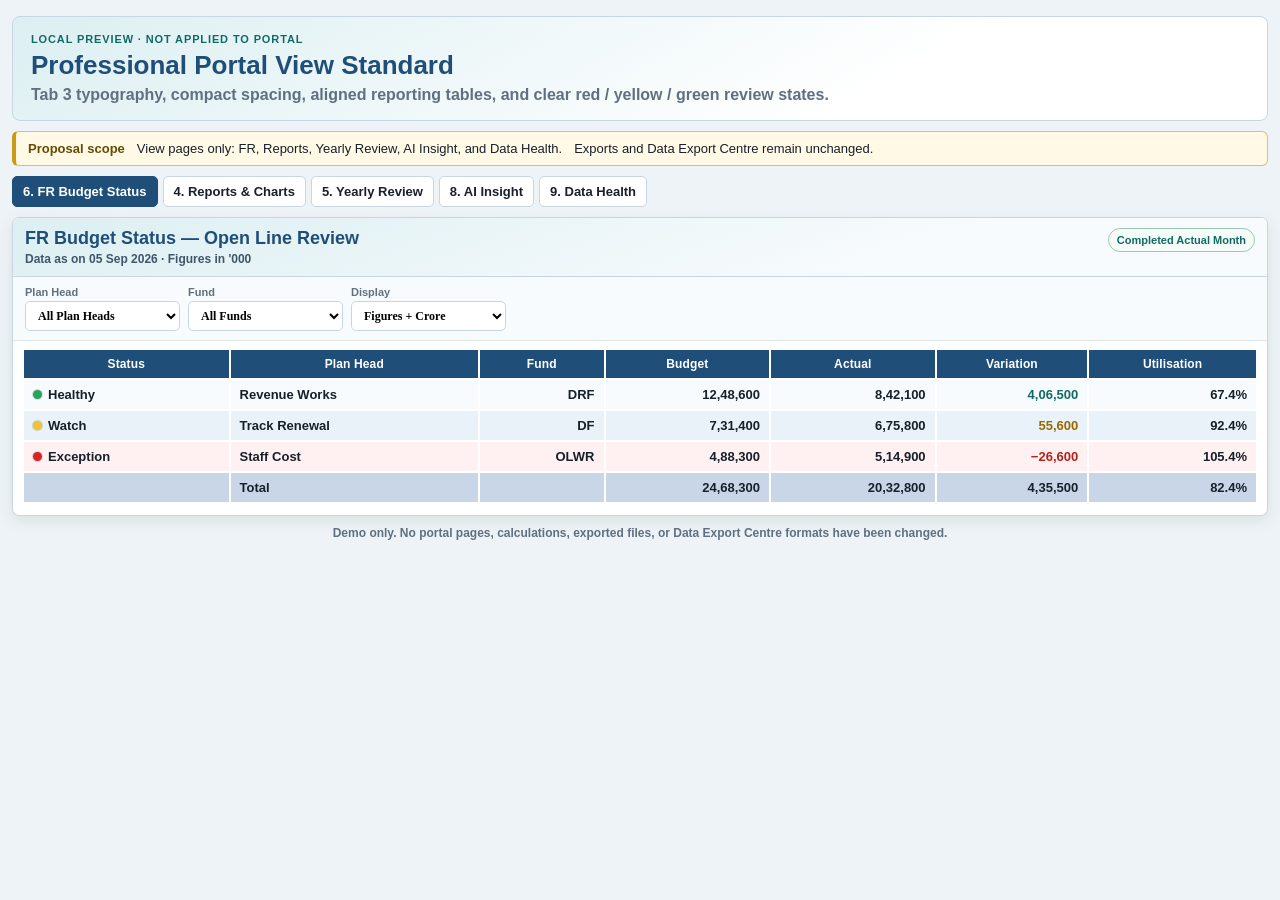
<file: pages/view-style-demo.html>
<!doctype html>
<html lang="en"><head><meta charset="utf-8"><meta name="viewport" content="width=device-width,initial-scale=1"><title>Portal View Style Demo</title><link rel="stylesheet" href="../assets/view-style-demo.css"></head>
<body><main class="wrap"><header><p class="eyebrow">LOCAL PREVIEW · NOT APPLIED TO PORTAL</p><h1>Professional Portal View Standard</h1><p>Tab 3 typography, compact spacing, aligned reporting tables, and clear red / yellow / green review states.</p></header>
<section class="rules"><strong>Proposal scope</strong><span>View pages only: FR, Reports, Yearly Review, AI Insight, and Data Health.</span><span>Exports and Data Export Centre remain unchanged.</span></section>
<nav class="demo-tabs" aria-label="Preview pages"><a class="active" href="#fr">6. FR Budget Status</a><a href="#reports">4. Reports & Charts</a><a href="#yearly">5. Yearly Review</a><a href="#ai">8. AI Insight</a><a href="#health">9. Data Health</a></nav>
<section class="view active" id="fr"><div class="sheet"><div class="sheet-head"><div><h2>FR Budget Status — Open Line Review</h2><p>Data as on 05 Sep 2026 · Figures in '000</p></div><span class="basis">Completed Actual Month</span></div><div class="toolbar"><label>Plan Head<select><option>All Plan Heads</option></select></label><label>Fund<select><option>All Funds</option></select></label><label>Display<select><option>Figures + Crore</option></select></label></div><div class="table-wrap"><table><thead><tr><th>Status</th><th>Plan Head</th><th>Fund</th><th>Budget</th><th>Actual</th><th>Variation</th><th>Utilisation</th></tr></thead><tbody><tr><td><i class="dot green"></i>Healthy</td><td>Revenue Works</td><td>DRF</td><td>12,48,600</td><td>8,42,100</td><td class="positive">4,06,500</td><td>67.4%</td></tr><tr><td><i class="dot yellow"></i>Watch</td><td>Track Renewal</td><td>DF</td><td>7,31,400</td><td>6,75,800</td><td class="warning">55,600</td><td>92.4%</td></tr><tr class="exception"><td><i class="dot red"></i>Exception</td><td>Staff Cost</td><td>OLWR</td><td>4,88,300</td><td>5,14,900</td><td class="negative">−26,600</td><td>105.4%</td></tr><tr class="total"><td></td><td>Total</td><td></td><td>24,68,300</td><td>20,32,800</td><td>4,35,500</td><td>82.4%</td></tr></tbody></table></div></div></section>
<section class="view" id="reports"><div class="cards"><article><span>Selected period</span><b>Apr–Aug 2026</b></article><article><span>Actual expenditure</span><b>1,652.90 Cr</b></article><article><span>BP utilisation</span><b class="warning">121.7%</b></article></div><div class="sheet"><div class="sheet-head"><div><h2>Demand / SMH Four-Year Comparison</h2><p>Aligned report table with comparable period highlight</p></div><span class="basis"><i class="dot yellow"></i>Watch items</span></div><div class="table-wrap"><table><thead><tr><th>Status</th><th>Demand / SMH</th><th>2023–24</th><th>2024–25</th><th>2025–26</th><th>2026–27</th><th>Trend</th></tr></thead><tbody><tr><td><i class="dot green"></i></td><td>Demand 11 / 09</td><td>12.4 Cr</td><td>13.1 Cr</td><td>14.2 Cr</td><td>14.8 Cr</td><td class="positive">↑ 4.2%</td></tr><tr class="watch"><td><i class="dot yellow"></i></td><td>Demand 10 / 08</td><td>32.2 Cr</td><td>33.8 Cr</td><td>34.6 Cr</td><td>41.3 Cr</td><td class="warning">↑ 19.4%</td></tr><tr class="exception"><td><i class="dot red"></i></td><td>Demand 12N / 10N</td><td>—</td><td>—</td><td>—</td><td>15.8 Cr</td><td class="negative">Separate review</td></tr></tbody></table></div></div></section>
<section class="view" id="yearly"><div class="sheet"><div class="sheet-head"><div><h2>Yearly Review — Department Report</h2><p>Selected months: Apr, May, Jun · Selected years: 2024–25, 2025–26, 2026–27</p></div><span class="basis">3 months selected</span></div><div class="selector-demo"><b>Month selection</b><label><input type="checkbox" checked> Apr</label><label><input type="checkbox" checked> May</label><label><input type="checkbox" checked> Jun</label><label><input type="checkbox"> Jul</label><label><input type="checkbox"> Aug</label><span>Table, AI remarks, and charts recalculate from ticked months.</span></div><div class="table-wrap"><table><thead><tr><th>Status</th><th>Department</th><th>2024–25</th><th>2025–26</th><th>2026–27</th><th>Total</th></tr></thead><tbody><tr><td><i class="dot green"></i></td><td>Mechanical</td><td>84.6 Cr</td><td>87.1 Cr</td><td>91.8 Cr</td><td>263.5 Cr</td></tr><tr class="watch"><td><i class="dot yellow"></i></td><td>Engineering</td><td>53.8 Cr</td><td>56.2 Cr</td><td>68.4 Cr</td><td>178.4 Cr</td></tr><tr class="exception"><td><i class="dot red"></i></td><td>Electrical</td><td>21.4 Cr</td><td>24.8 Cr</td><td>31.7 Cr</td><td>77.9 Cr</td></tr></tbody></table></div></div></section>
<section class="view" id="ai"><div class="cards"><article><span>Selected report</span><b>FR Budget Status</b></article><article><span>Risk items</span><b class="negative">3 exceptions</b></article><article><span>Highest movement</span><b>Demand 10 / 08</b></article></div><div class="sheet"><div class="sheet-head"><div><h2>AI Insight — Selection Summary</h2><p>Uses the active page, filters, selected table rows, and reporting basis.</p></div><span class="basis"><i class="dot green"></i>Current</span></div><ol class="insights"><li><b>Priority:</b> Three items require review because actual expenditure is above selected BP.</li><li><b>Movement:</b> Demand 10 / 08 has increased by 19.4% over the comparable period.</li><li><b>Action:</b> Review the highlighted exception rows before the authority report is issued.</li></ol></div></section>
<section class="view" id="health"><div class="cards"><article><span>Current data</span><b class="positive">Validated</b></article><article><span>FR workbook</span><b class="positive">Validated</b></article><article><span>Exports</span><b class="positive">11 ready</b></article></div><div class="sheet"><div class="sheet-head"><div><h2>Data Health — Export Readiness</h2><p>Clear visual signals for review and release checks.</p></div></div><div class="table-wrap"><table><thead><tr><th>Status</th><th>Validation item</th><th>Result</th><th>Last checked</th></tr></thead><tbody><tr><td><i class="dot green"></i>Ready</td><td>Current period payload</td><td class="positive">Completed month aligned</td><td>23 Sep 2026</td></tr><tr><td><i class="dot green"></i>Ready</td><td>Office exports</td><td class="positive">Package integrity passed</td><td>23 Sep 2026</td></tr><tr class="watch"><td><i class="dot yellow"></i>Review</td><td>FR source freshness</td><td class="warning">Confirm next upload date</td><td>05 Sep 2026</td></tr></tbody></table></div></div></section>
<footer>Demo only. No portal pages, calculations, exported files, or Data Export Centre formats have been changed.</footer></main></body></html>
</file>
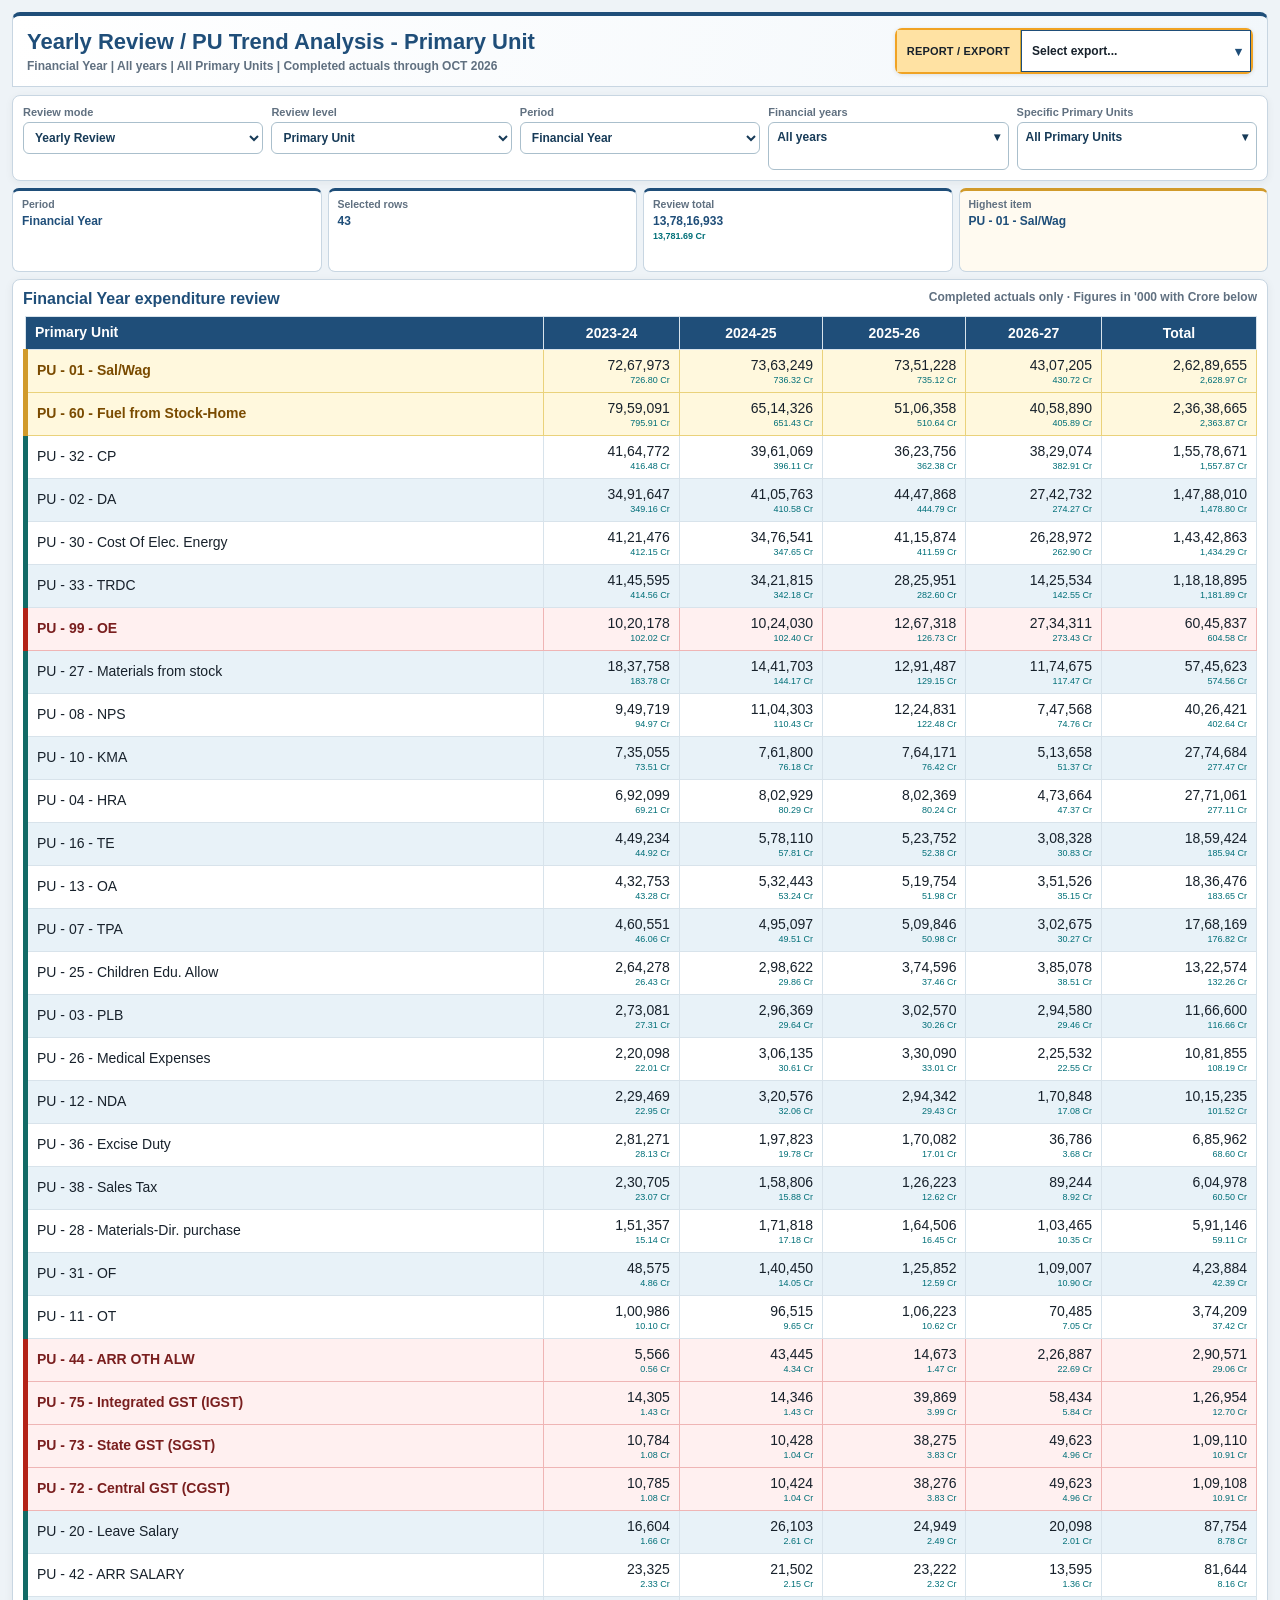
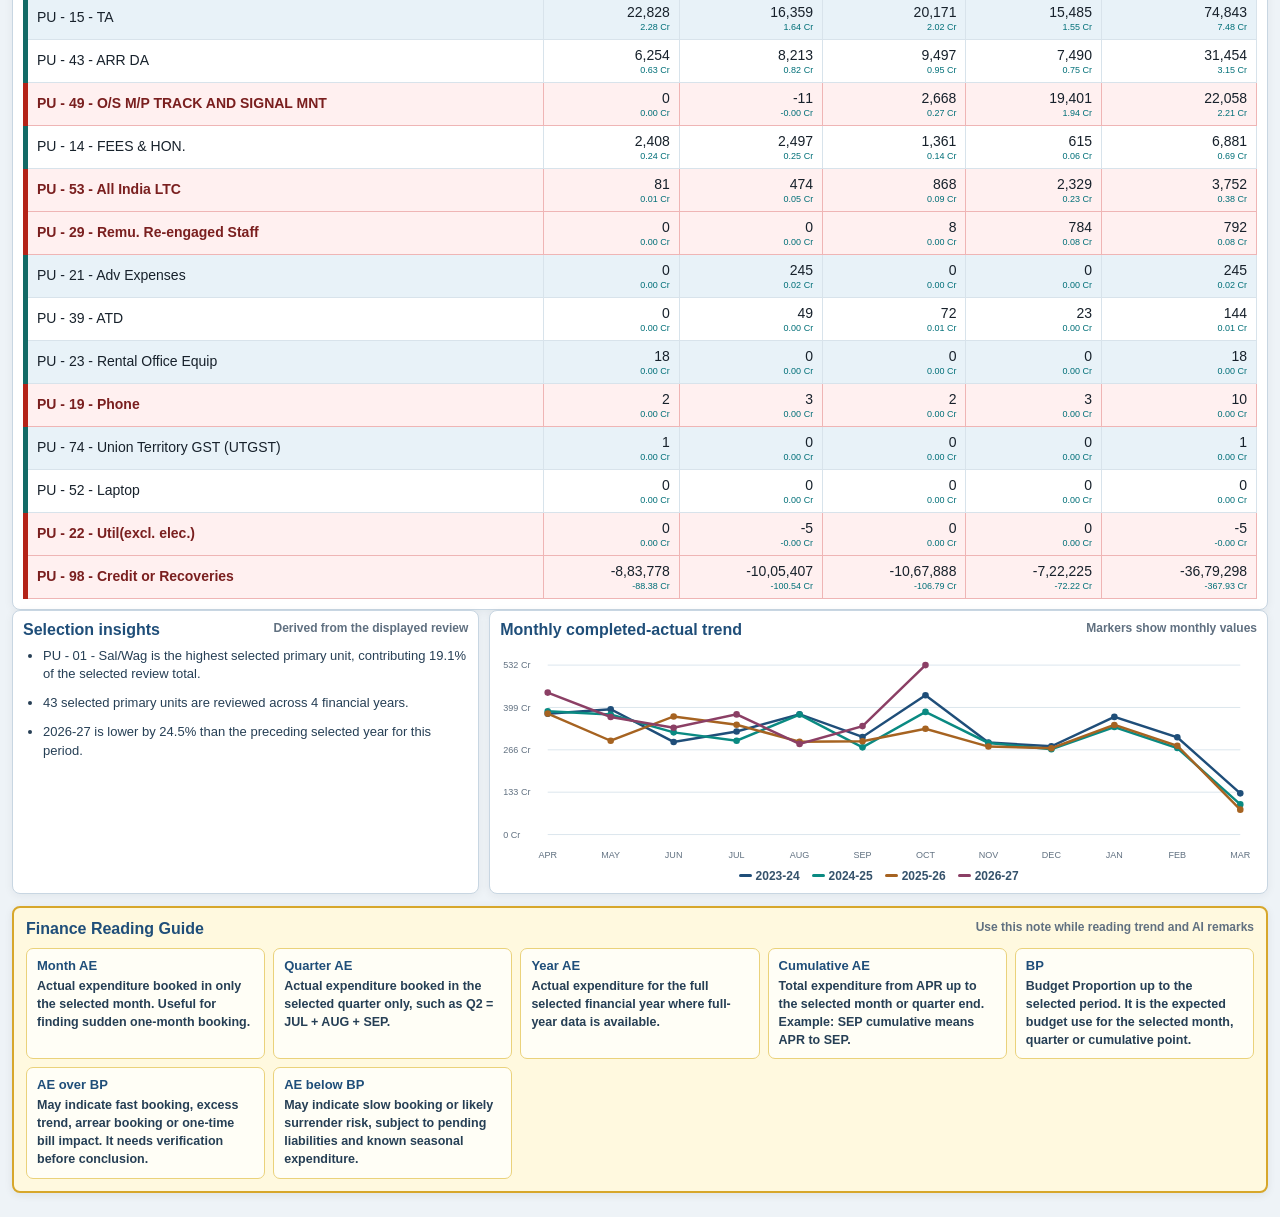
<file: pages/yearly-review.html>
<!doctype html><html lang="en"><head><meta charset="utf-8"><meta name="viewport" content="width=device-width, initial-scale=1"><title>Yearly Review / PU Trend Analysis</title><link rel="stylesheet" href="../assets/yearly-review.css?v=20261120162809"><link rel="stylesheet" href="../assets/table-highlight.css?v=20261120162809"><link rel="stylesheet" href="../assets/view-export.css?v=20261120162809"><link rel="stylesheet" href="../assets/report-standard.css?v=20261120162809"><link rel="stylesheet" href="../assets/protection.css?v=20261120162809"></head><body><main class="wrap"><section class="hero"><div><h1 id="reviewTitle">Yearly Review / PU Trend Analysis</h1><p class="data-stamp" id="reviewStamp"></p></div><div class="actions"></div></section><section class="toolbar"><label>Review mode<select id="reviewMode"><option value="review">Yearly Review</option><option value="trend">PU Trend Analysis</option><option value="ai">AI Budget Analysis</option></select></label><label id="reviewScopeWrap">Review level<select id="reviewScope"><option value="pu">Primary Unit</option><option value="demand">Demand / SMH</option><option value="dept">Department</option></select></label><label id="reviewPeriodWrap">Period<select id="reviewPeriod"><option value="month">Custom Months</option><option value="quarter">Quarter</option><option value="year" selected>Financial Year</option></select></label><select id="reviewMonth" hidden aria-hidden="true"></select><div class="choice-control" id="monthChoiceWrap" hidden><span>Months</span><details id="monthPicker"><summary id="monthPickerLabel">Current month</summary><div class="check-list" id="monthChecks"></div></details></div><label id="quarterWrap">Quarter<select id="reviewQuarter"><option value="Q1">Q1 - Apr to Jun</option><option value="Q2">Q2 - Jul to Sep</option><option value="Q3">Q3 - Oct to Dec</option><option value="Q4">Q4 - Jan to Mar</option></select></label><label id="compareYearWrap">From Year<select id="compareYear"></select></label><label id="compareMonthWrap">From Month<select id="compareMonth"></select></label><div class="choice-control" id="fromMonthChoiceWrap" hidden><span>From months</span><details id="fromMonthPicker"><summary id="fromMonthPickerLabel">Current month</summary><div class="check-list" id="fromMonthChecks"></div></details></div><label id="compareQuarterWrap">From Quarter<select id="compareQuarter"></select></label><label id="targetYearWrap">To Year<select id="targetYear"></select></label><label id="targetMonthWrap">To Month<select id="targetMonth"></select></label><div class="choice-control" id="toMonthChoiceWrap" hidden><span>To months</span><details id="toMonthPicker"><summary id="toMonthPickerLabel">Current month</summary><div class="check-list" id="toMonthChecks"></div></details></div><label id="targetQuarterWrap">To Quarter<select id="targetQuarter"></select></label><div class="choice-control" id="yearChoiceWrap"><span>Financial years</span><details id="yearPicker"><summary id="yearPickerLabel">All available years</summary><div class="check-list" id="yearChecks"></div></details></div><div class="choice-control" id="itemChoiceWrap"><span id="itemPickerTitle">Specific Primary Units</span><details id="itemPicker"><summary id="itemPickerLabel">All Primary Units</summary><div class="check-list" id="itemChecks"></div></details></div><div class="choice-control" id="deptPuWrap" hidden><span>PU cross-review</span><details id="deptPuPicker"><summary id="deptPuPickerLabel">All Primary Units</summary><div class="check-list" id="deptPuChecks"></div></details></div></section><section id="reviewHost"></section></main><script src="../data/current_payload.js?v=20261120162809"></script><script src="../data/reports-data.js?v=20261120162809"></script><script src="../assets/table-highlight.js?v=20261120162809"></script><script src="../assets/yearly-review.js?v=20261120162809"></script><script src="../assets/view-export.js?v=20261120162809"></script><script src="../assets/protection.js?v=20261120162809"></script></body></html>
</file>
<file: assets/shell.css>
body{margin:0;font-family:Arial,Helvetica,sans-serif;background:#eef3f7;color:#17212b}.shell{min-height:100vh;display:flex;flex-direction:column}.brand-row{display:grid;grid-template-columns:auto 1fr auto;gap:14px;align-items:center;padding:12px 18px;background:#fff}.emblem{width:58px;height:58px;border:3px solid #b71c1c;border-radius:50%;display:grid;place-items:center;color:#b71c1c;font-weight:900;font-size:22px}.identity span{display:block;color:#6b7785;font-size:12px;font-weight:700;text-transform:uppercase}.identity strong{display:block;color:#1f4e79;font-size:25px;line-height:1.15}.identity em{display:block;color:#b71c1c;font-style:normal;font-weight:800;font-size:14px;margin-top:2px}.tag{border:1px solid #d7a72b;background:#fff8dc;color:#6d4c00;padding:7px 10px;font-size:12px;font-weight:800;text-align:center}.bar{display:flex;align-items:center;justify-content:space-between;gap:10px;flex-wrap:wrap;padding:0 14px;background:#1f4e79;border-top:4px solid #b71c1c;border-bottom:1px solid #153955;position:sticky;top:0;z-index:10}.brand{font-weight:800;color:#fff;font-size:13px}.nav{display:flex;gap:0;flex-wrap:wrap}.nav button{border:0;border-left:1px solid rgba(255,255,255,.22);background:#1f4e79;color:#fff;padding:10px 14px;font:700 13px Arial,Helvetica,sans-serif;cursor:pointer}.nav button:last-child{border-right:1px solid rgba(255,255,255,.22)}.nav button.active,.nav button:hover{background:#b71c1c;color:#fff}.home{width:min(1260px,calc(100vw - 28px));margin:14px auto 28px}.hero{background:#fff;border:1px solid #c7d4df;box-shadow:0 8px 22px rgba(23,33,43,.08)}.hero-head{display:grid;grid-template-columns:1.2fr .8fr;gap:16px;padding:18px;border-bottom:1px solid #dce6ee;background:linear-gradient(90deg,#f8fbfd,#eef6fb)}.home h1{text-align:left;color:#1f4e79;margin:0 0 6px;font-size:30px}.sub{color:#4f5f6d;margin:0;font-weight:700}.notice{border-left:5px solid #b71c1c;background:#fff;padding:10px 12px;font-size:13px;line-height:1.45}.notice strong{display:block;color:#b71c1c;margin-bottom:3px}.metrics{display:grid;grid-template-columns:repeat(4,1fr);gap:0;border-top:1px solid #dce6ee}.metric{background:#fff;border-right:1px solid #dce6ee;padding:12px}.metric:last-child{border-right:0}.metric span{display:block;color:#607080;font-size:12px;font-weight:700}.metric strong{display:block;margin-top:4px;color:#17212b;font-size:20px}.section-title{margin:16px 0 9px;color:#1f4e79;font-size:16px;border-left:5px solid #b71c1c;padding-left:8px}.exception-board{display:grid;grid-template-columns:1fr .58fr;gap:12px}.exception-panel,.guide-panel{background:#fff;border:1px solid #c7d4df;box-shadow:0 6px 16px rgba(23,33,43,.07)}.exception-panel h2,.guide-panel h2{margin:0;padding:10px 12px;background:#1f4e79;color:#fff;font-size:17px;border-bottom:3px solid #b71c1c}.panel-remarks{padding:7px 12px 0;text-align:right;color:#5d6b78;font-size:12px;font-weight:800}.exception-list{list-style:none;margin:0;padding:8px 12px 10px;display:grid;gap:7px}.exception-list li{display:grid;grid-template-columns:190px 1fr;gap:10px;align-items:start;border:1px solid #d8e3ec;background:#f8fbfd;padding:8px}.exception-list li.critical{border-left:5px solid #b71c1c}.exception-list li.watch{border-left:5px solid #d7a72b}.exception-list strong{color:#1f4e79;font-size:13px}.exception-list span{font-size:13px;line-height:1.35}.guide-panel p{margin:0;padding:12px;color:#4f5f6d;line-height:1.5;font-size:14px}.tab-hint{margin:0 12px 12px;padding:10px 12px;background:#fff8dc;border:1px solid #d7a72b;color:#5d4300;font-weight:800}.quick-tabs{display:grid;gap:7px;margin:0 12px 12px}.quick-tabs button{border:1px solid #c7d4df;background:#f7f9fb;color:#1f4e79;text-align:left;padding:8px 10px;font:700 13px Arial,Helvetica,sans-serif;cursor:pointer}.quick-tabs button:hover{background:#e9f1f7}.info-grid{display:grid;grid-template-columns:1fr 1fr;gap:12px;margin-top:12px}.info-panel{background:#fff;border:1px solid #c7d4df}.info-panel h3{margin:0;padding:9px 11px;background:#e9f1f7;color:#1f4e79;font-size:15px;border-bottom:1px solid #c7d4df}.info-panel ul{margin:0;padding:10px 12px 12px 28px;line-height:1.7;font-size:13px}.note{margin-top:14px;font-size:12px;color:#5f6f7e;text-align:center}.footer{margin-top:14px;padding:10px 14px;background:#1f4e79;color:#fff;font-size:12px;text-align:center}.frame{display:none;flex:1;width:100%;border:0;background:white}.frame.active{display:block}@media(max-width:920px){.brand-row,.hero-head,.exception-board,.info-grid{grid-template-columns:1fr}.metrics{grid-template-columns:repeat(2,1fr)}.exception-list li{grid-template-columns:1fr}.tag{text-align:left}.nav button{padding:9px 10px}.home h1{font-size:24px}}@media(max-width:640px){.brand-row{grid-template-columns:auto 1fr;gap:10px;padding:10px 12px}.emblem{width:52px;height:52px;font-size:20px}.identity strong{font-size:21px}.identity em{font-size:13px}.tag{grid-column:1 / -1}.bar{display:block;padding:0}.brand{padding:8px 12px;border-bottom:1px solid rgba(255,255,255,.22)}.nav{display:flex;flex-wrap:nowrap;overflow-x:auto;-webkit-overflow-scrolling:touch}.nav button{flex:0 0 auto;min-height:42px;white-space:nowrap;padding:10px 12px}.home{width:calc(100vw - 16px);margin:10px auto 18px}.hero-head{gap:10px;padding:14px}.home h1{font-size:22px;line-height:1.1}.metrics{grid-template-columns:1fr 1fr}.metric{padding:10px}.metric strong{font-size:18px}.exception-panel h2,.guide-panel h2{font-size:16px}.panel-remarks{text-align:left;padding:7px 10px 0}.exception-list{padding:8px}.guide-panel p{padding:10px}.info-grid{gap:10px}.info-panel ul{padding-left:24px}.frame.active{min-height:calc(100vh - 102px)}}@media(max-width:410px){.metrics{grid-template-columns:1fr}.identity strong{font-size:19px}.identity em{font-size:12px}.home h1{font-size:21px}}

/* Mobile app shell pass - 2026-07-14 */
@media(max-width:760px){
  html,body{height:100%;background:#e9eff5;overscroll-behavior-y:contain;}
  body{font-family:Arial,Helvetica,sans-serif;}
  .shell{min-height:100dvh;background:#e9eff5;padding-bottom:64px;}
  .brand-row{position:sticky;top:0;z-index:20;grid-template-columns:42px 1fr;gap:9px;padding:8px 10px;border-bottom:1px solid #d6e0ea;box-shadow:0 3px 12px rgba(23,33,43,.08);}
  .emblem{width:42px;height:42px;font-size:17px;border-width:2px;}
  .identity span{font-size:10px;letter-spacing:.2px;}
  .identity strong{font-size:18px;line-height:1.08;}
  .identity em{font-size:11px;line-height:1.15;}
  .tag{display:none;}
  .bar{position:fixed;left:0;right:0;bottom:0;top:auto;z-index:30;display:block;padding:0;background:#ffffff;border-top:1px solid #c8d6e2;border-bottom:0;box-shadow:0 -8px 22px rgba(23,33,43,.16);}
  .brand{display:none;}
  .nav{display:grid;grid-auto-flow:column;grid-auto-columns:minmax(92px,1fr);gap:0;overflow-x:auto;scroll-snap-type:x mandatory;-webkit-overflow-scrolling:touch;padding:5px 6px 7px;background:#ffffff;}
  .nav button{scroll-snap-align:center;display:grid;place-items:center;min-height:50px;padding:6px 8px;border:0;border-radius:10px;background:#f2f6fa;color:#1f4e79;font-size:11px;line-height:1.1;text-align:center;white-space:normal;}
  .nav button.active,.nav button:hover{background:#1f4e79;color:#ffffff;}
  .home{width:100%;margin:0;padding:10px 10px 76px;}
  .hero,.exception-panel,.guide-panel,.info-panel{border-radius:10px;overflow:hidden;box-shadow:0 4px 15px rgba(23,33,43,.08);}
  .hero-head{padding:14px;background:#ffffff;}
  .home h1{font-size:22px;line-height:1.12;margin-bottom:7px;}
  .sub{font-size:13px;line-height:1.35;}
  .notice{border-left:0;border-top:4px solid #b71c1c;margin-top:8px;border-radius:8px;background:#fff9e8;}
  .metrics{grid-template-columns:1fr 1fr;gap:8px;border-top:0;padding:10px;background:#f7fafd;}
  .metric{border:1px solid #d9e3ec;border-radius:9px;padding:10px;background:#fff;}
  .metric strong{font-size:16px;line-height:1.15;}
  .section-title{margin:14px 0 8px;font-size:15px;}
  .exception-board,.info-grid{display:grid;grid-template-columns:1fr;gap:10px;}
  .exception-list li{border-radius:8px;padding:10px;}
  .quick-tabs button{min-height:42px;border-radius:8px;background:#f3f7fb;}
  .frame.active{display:block;min-height:calc(100dvh - 116px);height:calc(100dvh - 116px);padding-bottom:0;background:#eef3f7;}
}

/* Mobile navigation: show every portal section without requiring a horizontal swipe. */
@media(max-width:760px){
  .shell{padding-bottom:118px;}
  .nav{
    display:grid;
    grid-template-columns:repeat(4,minmax(0,1fr));
    grid-auto-flow:row;
    overflow:visible;
    scroll-snap-type:none;
    padding:5px 6px 7px;
  }
  .nav button{
    min-width:0;
    min-height:48px;
    font-size:10.5px;
    line-height:1.15;
  }
  .nav button:last-child{grid-column:span 2;}
  .home{box-sizing:border-box;padding-bottom:128px;}
  .frame.active{min-height:calc(100dvh - 170px);height:calc(100dvh - 170px);}
}
@media(max-width:390px){.nav{grid-auto-columns:minmax(84px,1fr)}.nav button{font-size:10.5px}.identity strong{font-size:17px}.metrics{grid-template-columns:1fr}}

/* Compact header pass */
@media(min-width:761px){
  .brand-row{padding:8px 14px;gap:10px}
  .emblem{width:46px;height:46px;font-size:18px;border-width:2px}
  .identity strong{font-size:21px;line-height:1.08}
  .identity em{font-size:12px;margin-top:1px}
  .tag{padding:5px 8px;font-size:11px}
  .bar{padding:0 10px;border-top-width:3px}
  .nav button{padding:8px 11px;font-size:12px}
  .home{margin:10px auto 18px}
  .hero-head{padding:12px 14px;gap:12px}
  .home h1{font-size:25px;margin-bottom:4px}
  .notice{padding:8px 10px;font-size:12px;line-height:1.32}
  .metric{padding:9px 10px}
  .metric strong{font-size:17px}
  .section-title{margin:11px 0 7px}
}

/* Dynamic home dashboard pass - 2026-08-10 */
.metric{position:relative;overflow:hidden}
.metric:before{content:"";position:absolute;left:0;top:0;bottom:0;width:4px;background:#dce6ee}
.metric.good:before{background:#25a55b}
.metric.watch:before{background:#d7a72b}
.metric.bad:before{background:#b71c1c}
.metric em{display:block;margin-top:4px;color:#5f6f7e;font-size:11px;font-style:normal;font-weight:700;line-height:1.25}
.home-status{display:flex;flex-wrap:wrap;gap:7px;padding:10px 12px;background:#f7fafc;border-top:1px solid #dce6ee}
.home-status span{display:inline-flex;align-items:center;min-height:28px;padding:5px 9px;border:1px solid #c7d4df;background:#fff;color:#1f4e79;font-size:12px;font-weight:800}
.exception-list li.critical{background:#fff8f8}
.exception-list li.watch{background:#fffdf2}
.exception-list li.good{border-left:5px solid #25a55b;background:#f5fbf7}
@media(max-width:760px){
  .home-status{padding:8px;gap:6px}
  .home-status span{width:100%;box-sizing:border-box}
}
</file>
<file: assets/table-highlight.css>
table.table-highlight-enabled th,
table.table-highlight-enabled td {
  transition: background-color .08s ease, box-shadow .08s ease, color .08s ease;
}

table.table-highlight-enabled th.table-sortable {
  cursor: pointer;
  user-select: none;
}

table.table-highlight-enabled thead th.table-sortable {
  position: sticky;
}

table.table-highlight-enabled th.table-sortable:not(thead th) {
  position: relative;
}

table.table-highlight-enabled th.table-sortable::after {
  content: "";
  display: none;
  position: absolute;
  right: 4px;
  bottom: 3px;
  opacity: .9;
}

table.table-highlight-enabled th.table-sort-active::after {
  display: block;
}

table.table-highlight-enabled th.table-sort-asc::after {
  width: 0;
  height: 0;
  border-left: 4px solid transparent;
  border-right: 4px solid transparent;
  border-top: 0;
  border-bottom: 7px solid currentColor;
}

table.table-highlight-enabled th.table-sort-desc::after {
  width: 0;
  height: 0;
  border-left: 4px solid transparent;
  border-right: 4px solid transparent;
  border-bottom: 0;
  border-top: 7px solid currentColor;
}

table.table-highlight-enabled th.table-sortable:focus {
  outline: 2px solid #f2c230;
  outline-offset: -2px;
}

table.table-highlight-enabled thead th {
  position: sticky;
  top: var(--sticky-top, 0px) !important;
  z-index: 7;
}

table.table-highlight-enabled thead tr:first-child th {
  z-index: 9;
}

table.table-highlight-enabled thead tr:not(:first-child) th {
  z-index: 8;
}

table.table-highlight-enabled tr.table-hover-row > th,
table.table-highlight-enabled tr.table-hover-row > td,
table.table-highlight-enabled .table-hover-col {
  background: #fff4b8 !important;
  color: #17212b !important;
}

table.table-highlight-enabled .table-hover-cell {
  background: #ffe78a !important;
  box-shadow: inset 0 0 0 2px #b77800;
  color: #17212b !important;
}

table.table-highlight-enabled tr.table-pinned-row > th,
table.table-highlight-enabled tr.table-pinned-row > td,
table.table-highlight-enabled .table-pinned-col {
  background: #ffe3a3 !important;
  color: #17212b !important;
}

table.table-highlight-enabled .table-pinned-cell {
  background: #ffd46b !important;
  box-shadow: inset 0 0 0 2px #8a4b00;
  color: #17212b !important;
}

table.table-highlight-enabled th.table-hover-col,
table.table-highlight-enabled th.table-hover-cell,
table.table-highlight-enabled th.table-pinned-col,
table.table-highlight-enabled th.table-pinned-cell {
  color: #0f2f4d !important;
}
</file>
<file: assets/ui-compact.css>
:root {
  --ui-bg: #f6f8fb;
  --ui-panel: #ffffff;
  --ui-line: #cbd5e1;
  --ui-line-strong: #9fb3c8;
  --ui-navy: #163b5c;
  --ui-navy-hover: #0f2f4d;
  --ui-teal: #0f766e;
  --ui-teal-hover: #0b5f59;
  --ui-text: #17212b;
  --ui-muted: #607080;
  --ui-focus: #f2c230;
}

button,
.button-link,
.export,
.export-btn,
.primary,
.secondary,
.reset-btn,
.nav button,
.tabs button,
.report-menu button,
.admin-tabs button,
.quick-tabs button,
#copyReviewPack {
  min-height: 30px;
  border-radius: 6px;
  font: 800 11.5px "Segoe UI", Arial, sans-serif;
  line-height: 1.1;
  letter-spacing: 0;
}

select,
input,
textarea {
  border: 1px solid var(--ui-line);
  border-radius: 6px;
  background: #fff;
  color: var(--ui-text);
  font: 700 11.5px "Segoe UI", Arial, sans-serif;
}

select,
input:not([type="checkbox"]):not([type="radio"]) {
  min-height: 30px;
  padding: 5px 8px;
}

textarea {
  padding: 6px 8px;
}

button:hover,
.button-link:hover,
.export:hover,
.export-btn:hover,
.primary:hover,
.secondary:hover,
.reset-btn:hover,
.nav button:hover,
.tabs button:hover,
.report-menu button:hover,
.admin-tabs button:hover,
.quick-tabs button:hover,
#copyReviewPack:hover {
  filter: none;
}

button:focus-visible,
.button-link:focus-visible,
select:focus-visible,
input:focus-visible,
textarea:focus-visible {
  outline: 2px solid var(--ui-focus);
  outline-offset: 1px;
}

.bar,
.topbar,
.toolbar,
.filterbar,
.report-menu,
.actions,
.header-actions,
.admin-tabs,
.sync-selectbar,
.sync-controls,
.setup-grid,
.form-grid,
.action-row,
.pack-head,
.panel-head {
  font-family: "Segoe UI", Arial, sans-serif;
}

.topbar,
.toolbar,
.filterbar,
.report-menu,
.admin-tabs,
.sync-selectbar,
.sync-controls,
.setup-grid,
.form-grid {
  background: var(--ui-panel);
  border: 1px solid var(--ui-line);
  border-radius: 8px;
  box-shadow: 0 1px 8px rgba(23, 33, 43, .05);
}

.topbar {
  padding: 6px;
}

.toolbar,
.filterbar,
.report-menu,
.admin-tabs,
.sync-selectbar {
  padding: 7px 8px;
  gap: 6px;
}

.actions,
.header-actions,
.button-row,
.action-row,
.pack-head {
  gap: 6px;
}

.toolbar label,
.filterbar label,
.form-grid label,
.sync-controls label,
.setup-grid label {
  color: var(--ui-muted);
  font-size: 10.5px;
  font-weight: 800;
  gap: 3px;
}

.export,
.button-link,
.export-btn,
.primary,
#copyReviewPack,
.nav button.active,
.tabs button.active,
.tab.active,
.report-menu button.active,
.admin-tabs button.active {
  background: var(--ui-navy);
  border-color: var(--ui-navy);
  color: #fff;
}

.export:hover,
.button-link:hover,
.export-btn:hover,
.primary:hover,
#copyReviewPack:hover,
.nav button.active:hover,
.tabs button.active:hover,
.tab.active:hover,
.report-menu button.active:hover,
.admin-tabs button.active:hover {
  background: var(--ui-navy-hover);
  border-color: var(--ui-navy-hover);
  color: #fff;
}

.view-export,
#exportViewExcel,
#exportViewPdf,
#exportViewPpt,
.secondary,
.reset-btn,
.upload-btn,
.sync-selectbar .secondary,
[data-sync-select],
[data-refresh-fr-manifest],
[data-reset-filter] {
  background: var(--ui-teal);
  border-color: var(--ui-teal);
  color: #fff;
}

.view-export:hover,
#exportViewExcel:hover,
#exportViewPdf:hover,
#exportViewPpt:hover,
.secondary:hover,
.reset-btn:hover,
.upload-btn:hover,
.sync-selectbar .secondary:hover,
[data-sync-select]:hover,
[data-refresh-fr-manifest]:hover,
[data-reset-filter]:hover {
  background: var(--ui-teal-hover);
  border-color: var(--ui-teal-hover);
  color: #fff;
}

.tabs,
.nav,
.actions,
.header-actions,
.admin-tabs,
.report-menu {
  gap: 5px;
}

.tabs button,
.nav button,
.report-menu button,
.admin-tabs button,
.quick-tabs button {
  border: 1px solid var(--ui-line);
  background: #fff;
  color: var(--ui-navy);
  padding: 6px 9px;
}

.nav button {
  min-height: 32px;
}

.tabs button:hover,
.nav button:hover,
.report-menu button:hover,
.admin-tabs button:hover,
.quick-tabs button:hover {
  background: #e8f2f8;
  border-color: var(--ui-line-strong);
  color: var(--ui-navy);
}

.check-control {
  border: 1px solid var(--ui-line);
  background: #fff;
  border-radius: 6px;
  min-height: 30px;
  padding: 5px 8px;
  color: var(--ui-text);
  font: 800 11.5px "Segoe UI", Arial, sans-serif;
}

.check-control input,
input[type="checkbox"],
input[type="radio"] {
  accent-color: var(--ui-teal);
}

.hero .actions,
.header-actions,
.pack-head .view-export-actions {
  align-items: center;
}

@media (max-width: 760px) {
  button,
  .button-link,
  .export,
  .export-btn,
  .primary,
  .secondary,
  .reset-btn,
  .nav button,
  .tabs button,
  .report-menu button,
  .admin-tabs button,
  .quick-tabs button,
  #copyReviewPack {
    min-height: 38px;
    font-size: 11.5px;
    border-radius: 8px;
  }

  select,
  input:not([type="checkbox"]):not([type="radio"]) {
    min-height: 38px;
    font-size: 12px;
    border-radius: 8px;
  }

  .actions,
  .header-actions,
  .admin-tabs,
  .report-menu,
  .sync-selectbar,
  .action-row,
  .view-export-actions {
    display: grid;
    grid-template-columns: repeat(auto-fit, minmax(130px, 1fr));
    width: 100%;
  }

  .actions > *,
  .header-actions > *,
  .admin-tabs > *,
  .report-menu > *,
  .sync-selectbar > *,
  .action-row > *,
  .view-export-actions > * {
    width: 100%;
  }
}
</file>
<file: assets/protection.css>
:root{--protect-blue:#1f4e79;--protect-red:#b71c1c;--protect-line:#c8d6e2}
body.protection-active{ -webkit-user-select:auto; user-select:auto }
body.protection-active table,
body.protection-active th,
body.protection-active td,
body.protection-active .table-wrap,
body.protection-active .review-panel,
body.protection-active .analysis-shell,
body.protection-active .report-card,
body.protection-active .status-card,
body.protection-active .summary,
body.protection-active .remark-list{ -webkit-user-select:text; user-select:text }
body.protection-active input,
body.protection-active textarea,
body.protection-active select,
body.protection-active button{ -webkit-user-select:auto; user-select:auto }
@media print{body.protection-active{-webkit-user-select:auto;user-select:auto}}
</file>
<file: assets/admin.css>
﻿:root{--blue:#1f4e79;--teal:#126a66;--bg:#eef3f7;--line:#c8d6e2;--text:#17212b;--muted:#607080;--red:#b71c1c}*{box-sizing:border-box}body{margin:0;background:var(--bg);color:var(--text);font-family:Calibri,Arial,sans-serif}.admin-wrap{width:min(1380px,calc(100vw - 20px));margin:10px auto 24px}.admin-hero{display:flex;justify-content:space-between;gap:16px;align-items:center;background:#fff;border:1px solid var(--line);border-top:4px solid var(--red);padding:14px 16px;margin-bottom:10px}.admin-hero h1{margin:0;color:var(--blue);font-size:26px}.admin-hero p{margin:4px 0 0;color:var(--muted);font-weight:700}.primary,.secondary{border:1px solid var(--teal);background:var(--teal);color:#fff;border-radius:5px;padding:8px 12px;font:700 13px Calibri,Arial,sans-serif;cursor:pointer;text-decoration:none}.secondary{background:#fff;color:var(--blue);border-color:var(--line)}.locked,.admin-app{background:#fff;border:1px solid var(--line);padding:14px}.locked h2,.admin-panel h2{margin:0 0 8px;color:var(--blue)}.admin-tabs{display:flex;gap:6px;flex-wrap:wrap;margin-bottom:12px}.admin-tabs button{border:1px solid var(--line);background:#f8fbfd;color:var(--blue);border-radius:5px;padding:8px 10px;font-weight:800;cursor:pointer}.admin-tabs button.active{background:var(--blue);color:#fff;border-color:var(--blue)}.admin-panel{display:none}.admin-panel.active{display:block}.panel-head{display:flex;justify-content:space-between;gap:10px;align-items:center;margin-bottom:10px}.form-grid{display:grid;grid-template-columns:repeat(auto-fit,minmax(190px,1fr));gap:10px}.form-grid label{display:flex;flex-direction:column;gap:4px;color:var(--muted);font-size:12px;font-weight:800}.form-grid input,.form-grid select{border:1px solid var(--line);border-radius:5px;background:#fff;padding:7px 8px;min-height:34px;font:700 13px Calibri,Arial,sans-serif}.action-row{display:flex;gap:8px;flex-wrap:wrap;margin-top:12px}.preview-box{background:#fff;border:1px solid var(--line);padding:14px;overflow:auto}.preview-box h1{margin:0 0 10px;text-align:center;color:var(--blue)}table{width:100%;border-collapse:separate;border-spacing:0;font-variant-numeric:tabular-nums}td,th{border:1px solid #fff;padding:6px 7px}th{background:var(--blue);color:#fff}td{background:#f8fbfd}tbody tr:nth-child(even) td{background:#e8f2f8}tr.total td{background:#c8d6e8;font-weight:800}.logic-frame{width:100%;height:620px;border:1px solid var(--line);background:#fff}.hint{color:var(--muted);font-weight:700}.backup-card{border:1px solid var(--line);background:#f8fbfd;border-radius:6px;padding:12px;margin:10px 0}.backup-card strong{display:block;color:var(--blue)}.backup-card span{display:block;color:var(--muted);margin-top:4px}.log{margin-top:10px;border:1px solid var(--line);background:#17212b;color:#d9edf7;border-radius:6px;padding:10px;min-height:90px;white-space:pre-wrap}@media(max-width:700px){.admin-wrap{width:100%;margin:0}.admin-hero{display:block}.admin-hero .primary{margin-top:10px}.admin-tabs{flex-wrap:nowrap;overflow-x:auto}.admin-tabs button{flex:0 0 auto}.logic-frame{height:520px}.panel-head{display:block}.panel-head .secondary{display:inline-flex;margin-top:8px}}

/* Mobile app admin pass - 2026-07-14 */
@media(max-width:760px){
  body{background:#e9eff5;}
  .admin-wrap{width:100%;margin:0;padding-bottom:12px;}
  .admin-hero{position:sticky;top:0;z-index:15;display:block;border-left:0;border-right:0;border-top:0;border-bottom:1px solid #d6e0ea;padding:12px;background:#fff;box-shadow:0 3px 12px rgba(23,33,43,.08);}
  .admin-hero h1{font-size:21px;}
  .admin-hero p{font-size:12px;line-height:1.35;}
  .admin-hero .primary{margin-top:10px;width:100%;justify-content:center;}
  .locked,.admin-app{border:0;margin:8px;border-radius:12px;padding:12px;box-shadow:0 2px 10px rgba(23,33,43,.06);}
  .admin-tabs{flex-wrap:nowrap;overflow-x:auto;gap:7px;padding-bottom:3px;}
  .admin-tabs button{flex:0 0 auto;min-height:42px;border-radius:10px;}
  .panel-head{display:block;}
  .panel-head .secondary{margin-top:8px;}
  .form-grid{grid-template-columns:1fr;gap:9px;}
  .form-grid input,.form-grid select{min-height:42px;border-radius:10px;}
  .action-row{display:grid;grid-template-columns:1fr;}
  .primary,.secondary{min-height:42px;border-radius:10px;display:inline-flex;align-items:center;justify-content:center;}
  .preview-box,.backup-card,.protected-panel{border-radius:12px;}
  .logic-frame{height:calc(100dvh - 210px);border-radius:12px;}
}

.sync-controls{display:grid;grid-template-columns:minmax(180px,260px) auto;gap:10px;align-items:end;margin:12px 0}.sync-controls label{display:flex;flex-direction:column;gap:4px;color:var(--muted);font-size:12px;font-weight:800}.sync-controls input{border:1px solid var(--line);border-radius:5px;background:#fff;padding:7px 8px;min-height:34px;font:700 13px Calibri,Arial,sans-serif}.sync-grid{display:grid;grid-template-columns:repeat(3,minmax(0,1fr));gap:10px}.sync-grid .backup-card{overflow:hidden}.sync-grid span{word-break:break-word}.sync-preview{border:1px solid var(--line);background:#fff;border-radius:6px;padding:10px;margin-top:10px;overflow:auto}.sync-preview h3{margin:8px 0 6px;color:var(--blue);font-size:15px}.sync-preview table{margin-bottom:10px;min-width:760px}.sync-preview td:nth-child(2){word-break:break-word}.sync-warning{border:1px solid #d9c173;background:#fff9e5;color:#654c00;border-radius:6px;padding:8px 10px;margin-bottom:10px}.sync-warning ul{margin:5px 0 0 18px;padding:0}
.status-dot{display:inline-block;width:10px;height:10px;border-radius:50%;margin-right:6px;vertical-align:middle;background:#d9c173}.status-dot.ok{background:#16a05d}.status-dot.bad{background:#c62828}.status-dot.warn{background:#d9a300}
.backup-card.status-as-on{border-color:#9cc7b7;background:#f5fbf7}.backup-card.status-as-on strong{color:var(--teal)}
@media(max-width:760px){.sync-controls{grid-template-columns:1fr}.sync-controls input{min-height:42px;border-radius:10px}.sync-grid{grid-template-columns:1fr}.sync-preview{border-radius:12px}.sync-preview:before{content:"Swipe left/right to review sync file list";position:sticky;left:0;display:block;width:max-content;margin:0 0 6px;padding:5px 8px;border:1px solid #d9c173;border-radius:5px;background:#fff9e5;color:#654c00;font-size:11px;font-weight:700}.sync-preview table{min-width:820px}}

.sync-selectbar{position:sticky;left:0;z-index:3;display:flex;align-items:center;gap:8px;flex-wrap:wrap;margin:0 0 10px;padding:9px;border:1px solid var(--line);border-radius:6px;background:#f8fbfd}.sync-selectbar strong{color:var(--blue);margin-right:auto}.sync-preview input[type=checkbox]{width:17px;height:17px;accent-color:var(--teal)}.sync-preview th:first-child,.sync-preview td:first-child{text-align:center;width:58px}@media(max-width:760px){.sync-selectbar{border-radius:12px}.sync-selectbar .secondary{flex:1 1 130px}.sync-preview input[type=checkbox]{width:22px;height:22px}}

.setup-grid{display:grid;grid-template-columns:repeat(auto-fit,minmax(190px,1fr));gap:10px;margin:10px 0}.setup-grid label{display:flex;flex-direction:column;gap:4px;color:var(--muted);font-size:12px;font-weight:800}.setup-grid input{border:1px solid var(--line);border-radius:5px;background:#fff;padding:7px 8px;min-height:34px;font:700 13px Calibri,Arial,sans-serif}.setup-file-map,.setup-preview{border:1px solid var(--line);background:#fff;border-radius:6px;padding:10px;margin-top:10px;overflow:auto}.setup-file-map h3,.setup-preview h3{margin:0 0 8px;color:var(--blue);font-size:15px}.setup-file-map table,.setup-preview table{min-width:760px}.setup-file-map td:nth-child(3),.setup-file-map td:nth-child(4),.setup-preview td:nth-child(2),.setup-preview td:nth-child(3){word-break:break-word}.setup-summary{display:grid;grid-template-columns:repeat(3,minmax(0,1fr));gap:8px;margin-bottom:10px}.setup-preview ol{margin:0 0 10px 20px;padding:0;line-height:1.45;font-weight:700;color:#31465a}.setup-preview li{margin-bottom:4px}
@media(max-width:760px){.setup-grid,.setup-summary{grid-template-columns:1fr}.setup-grid input{min-height:42px;border-radius:10px}.setup-file-map,.setup-preview{border-radius:12px}.setup-file-map:before,.setup-preview:before{content:"Swipe left/right for full setup table";position:sticky;left:0;display:block;width:max-content;margin:0 0 6px;padding:5px 8px;border:1px solid #d9c173;border-radius:5px;background:#fff9e5;color:#654c00;font-size:11px;font-weight:700}}

/* Compact header pass */
@media(min-width:761px){
  .admin-wrap{margin:6px auto 16px}
  .admin-hero{padding:10px 12px;margin-bottom:8px}
  .admin-hero h1{font-size:22px}
  .admin-hero p{font-size:12px;margin-top:2px}
  .locked,.admin-app{padding:10px 12px}
  .admin-tabs{margin-bottom:8px;gap:5px}
  .admin-tabs button{padding:6px 9px;font-size:12px}
  .panel-head{margin-bottom:7px}
  .form-grid{gap:8px}
  .backup-card{padding:9px;margin:7px 0}
  .setup-grid{gap:8px}
  .setup-file-map,.setup-preview{padding:8px;margin-top:8px}
}
</file>
<file: assets/ai-insight.css>
body{margin:0;background:#eef3f7;color:#17212b;font-family:"Segoe UI",Arial,sans-serif}.wrap{width:min(1480px,calc(100vw - 24px));margin:12px auto 24px}.hero{display:flex;align-items:center;gap:10px;flex-wrap:wrap;padding:12px 14px;border:1px solid #c8d6e2;border-top:4px solid #1f4e79;border-radius:8px;background:linear-gradient(105deg,#fff,#f2f7fb)}.hero h1{margin:0;color:#1f4e79;font-size:22px}.hero p{margin:3px 0 0;color:#516477;font-size:12px;font-weight:700}.toolbar{display:flex;gap:12px;flex-wrap:wrap;margin-top:8px;padding:9px 10px;border:1px solid #c8d6e2;border-radius:8px;background:#fff}.toolbar label{display:flex;align-items:center;gap:8px;font-size:11px;font-weight:800;color:#52677e}.toolbar select{min-width:280px;border:1px solid #aabfcc;border-radius:6px;padding:7px 8px;background:#fff;color:#173b58;font:700 12px "Segoe UI",Arial,sans-serif}.overview-head,.review-title{margin-top:10px;padding:10px 12px;border:1px solid #c8d6e2;border-left:4px solid #1f4e79;border-radius:8px;background:#fff}.overview-head h2,.review-title h2{margin:0;color:#1f4e79;font-size:16px}.overview-head p,.review-title p{margin:3px 0 0;color:#52677e;font-size:12px;font-weight:700;line-height:1.35}.review-title{display:flex;justify-content:space-between;gap:10px;align-items:start}.review-title>span{padding:3px 6px;border-radius:4px;background:#e8f0f6;color:#1f4e79;font-size:10px;font-weight:800;white-space:nowrap}.insight-metrics{display:grid;grid-template-columns:repeat(auto-fit,minmax(165px,1fr));gap:6px;margin:7px 0}.metric{min-height:58px;padding:7px 9px;border:1px solid #c8d6e2;border-top:3px solid #1f4e79;border-radius:7px;background:#fff}.metric span{display:block;color:#607080;font-size:10.5px;font-weight:800;line-height:1.15}.metric strong{display:block;margin-top:4px;color:#1f4e79;font-size:12px;line-height:1.2;overflow-wrap:anywhere}.metric.value{border-top-color:#126a66;background:#f6fbfa}.metric.alert{border-top-color:#b42318;background:#fff7f5}.signal-board{display:grid;grid-template-columns:repeat(3,minmax(0,1fr));gap:7px;margin:7px 0}.signal{padding:8px 10px;border:1px solid #c8d6e2;border-left:4px solid #1f4e79;border-radius:7px;background:#fff}.signal>span{font-size:10px;font-weight:900;text-transform:uppercase;color:#1f4e79}.signal h3{margin:3px 0;color:#1f4e79;font-size:12px}.signal p{margin:0;color:#40566a;font-size:11px;font-weight:650;line-height:1.35}.signal.good{border-left-color:#126a66;background:#f6fbfa}.signal.good>span,.signal.good h3{color:#126a66}.signal.watch{border-left-color:#c27d00;background:#fffaf0}.signal.watch>span,.signal.watch h3{color:#9a6200}.signal.critical{border-left-color:#b42318;background:#fff7f5}.signal.critical>span,.signal.critical h3{color:#b42318}.evidence{margin:7px 0;border:1px solid #c8d6e2;border-radius:8px;background:#fff;overflow:hidden}.section-title{display:flex;justify-content:space-between;gap:10px;padding:8px 10px;background:#1f4e79;color:#fff}.section-title h2{margin:0;font-size:13px}.section-title span{font-size:10px;font-weight:700;opacity:.92}.evidence ol{margin:0;padding:0;list-style:none}.evidence li{display:grid;grid-template-columns:26px minmax(0,1fr) auto;align-items:center;gap:8px;padding:7px 10px;border-top:1px solid #e1e9ef;font-size:11px}.evidence li>b{display:grid;place-items:center;width:20px;height:20px;border-radius:50%;background:#e8f0f6;color:#1f4e79;font-size:10px}.evidence li strong{color:#233b50;overflow-wrap:anywhere}.evidence li span{color:#126a66;font-weight:800;text-align:right}.overview-grid{display:grid;grid-template-columns:repeat(2,minmax(0,1fr));gap:10px}.overview-grid>.review-title{margin-top:0}.overview-grid .review-title{margin-top:0}.overview-grid .signal-board{grid-template-columns:1fr}.source-link{margin:7px 0;padding:0}.source-link a{display:inline-block;padding:8px 10px;border-radius:6px;background:#1f4e79;color:#fff;text-decoration:none;font-size:12px;font-weight:800}@media(max-width:760px){.wrap{width:calc(100vw - 12px);margin:6px auto 16px}.hero{padding:11px}.hero h1{font-size:19px}.toolbar{display:grid;gap:7px}.toolbar label{display:grid;gap:4px}.toolbar select{width:100%;min-width:0;min-height:38px}.insight-metrics{grid-template-columns:1fr 1fr}.signal-board,.overview-grid{grid-template-columns:1fr}.review-title{display:block}.review-title>span{display:inline-block;margin-top:5px}.evidence li{grid-template-columns:24px minmax(0,1fr)}.evidence li span{grid-column:2;text-align:left}}[hidden]{display:none!important}
</file>
<file: assets/view-export.css>
.view-export-actions{display:inline-flex;align-items:center;justify-content:flex-end;gap:0;margin-left:auto;white-space:nowrap;border:2px solid #f0a324;border-radius:7px;background:#fff7df;box-shadow:0 1px 4px rgba(23,33,43,.12);overflow:visible}
.view-export-label{display:inline-flex;align-items:center;align-self:stretch;padding:0 10px;background:#ffe2a3;color:#17212b;border-right:1px solid #d7a72b;font:900 11px Arial,Helvetica,sans-serif;letter-spacing:.2px}
.view-export-menu{position:relative;display:inline-block;min-width:230px}
.view-export-menu summary{list-style:none;min-height:30px;display:flex;align-items:center;justify-content:space-between;gap:10px;padding:5px 30px 5px 10px;border:1px solid #1f4e79;background:#fff;color:#17212b;font:800 12px Arial,Helvetica,sans-serif;cursor:pointer}
.view-export-menu summary::-webkit-details-marker{display:none}
.view-export-menu summary:after{content:"▾";position:absolute;right:9px;color:#1f4e79;font-size:13px}
.view-export-popover{position:absolute;right:0;top:calc(100% + 2px);z-index:80;width:280px;border:1px solid #8b8b8b;background:#fffdf0;box-shadow:0 8px 20px rgba(23,33,43,.22);padding:6px 0;text-align:left}
.view-export-heading{padding:7px 11px 4px;color:#000;font:900 11px Arial,Helvetica,sans-serif}
.view-export-menu-item{display:block;width:100%;border:0;background:transparent;color:#17212b;text-align:left;padding:7px 13px 7px 22px;font:700 11.5px Arial,Helvetica,sans-serif;cursor:pointer}
.view-export-menu-item:hover,.view-export-menu-item:focus{background:#1f6bd6;color:#fff;outline:0}
.view-export{border:0;border-radius:0;min-height:auto}
@media(max-width:760px){.view-export-actions{width:100%;margin-left:0}.view-export-label{padding:0 8px;font-size:10px}.view-export-menu{min-width:0;flex:1}.view-export-menu summary{min-height:38px;font-size:12px}.view-export-popover{left:0;right:auto;width:min(320px,calc(100vw - 26px))}.view-export-menu-item{padding:9px 12px 9px 18px;font-size:12px}}
@media print{.view-export-actions{display:none!important}}
</file>
<file: assets/current.css>
:root { --blue:#1f4e79; --teal:#126a66; --bg:#eef3f7; --line:#c8d6e2; --row:#f8fbfd; --row2:#e8f2f8; --text:#17212b; --muted:#607080; }
    * { box-sizing:border-box; }
    body { margin:0; font-family:Calibri, Arial, sans-serif; background:var(--bg); color:var(--text); }
    .wrap { width:min(1600px, calc(100vw - 8px)); margin:2px auto 10px; }
    .division-title { margin:0 0 3px; text-align:center; font-size:21px; font-weight:700; }
    .topbar { display:flex; justify-content:space-between; align-items:center; gap:4px; flex-wrap:wrap; margin-bottom:4px; }
    .tabs, .actions { display:flex; gap:4px; flex-wrap:wrap; }
    button, .button-link { border:1px solid var(--line); background:white; color:var(--text); padding:5px 7px; border-radius:5px; font:700 12.5px Calibri, Arial, sans-serif; cursor:pointer; text-decoration:none; display:inline-flex; align-items:center; min-height:28px; }
    button.active { background:var(--blue); border-color:var(--blue); color:white; }
    .export { background:var(--teal); border-color:var(--teal); color:white; }
    .sheet { background:white; border:1px solid var(--line); box-shadow:0 8px 22px rgba(23,33,43,.10); }
    .hero { background:linear-gradient(160deg, #dceff2, #f8fbfd 70%); border-bottom:1px solid var(--line); padding:4px 8px; }
    h1 { margin:0; text-align:center; font-size:21px; font-weight:700; letter-spacing:0; }
    .data-stamp { margin-top:3px; text-align:center; color:#31465a; font-size:12px; font-weight:800; }
    .data-stamp strong { color:var(--blue); }
    .table-wrap { padding:5px 7px 12px; overflow:auto; min-height:220px; max-height:calc(100vh - 148px); }
    .note { margin:0 0 6px; font-size:14px; font-weight:700; text-align:right; }
    .upload-panel { padding:16px; }
    .upload-grid { display:grid; grid-template-columns:repeat(auto-fit, minmax(220px, 1fr)); gap:10px; margin:12px 0; }
    .upload-card { border:1px solid var(--line); background:#f8fbfd; padding:10px; border-radius:6px; }
    .upload-card strong { display:block; margin-bottom:4px; color:var(--blue); }
    .upload-card span { display:block; color:var(--muted); font-size:12px; margin-bottom:8px; }
    .sync-box { border:1px solid var(--line); background:#fff; padding:12px; border-radius:6px; margin:0 0 12px; }
    .sync-box strong { display:block; color:var(--blue); margin-bottom:4px; }
    .sync-box span { display:block; color:var(--muted); font-size:12px; margin-bottom:8px; }
    .sync-actions { display:flex; gap:8px; flex-wrap:wrap; align-items:center; }
    input[type=file] { display:block; width:100%; border:1px solid var(--line); background:white; padding:9px; border-radius:6px; }
    .log { margin-top:10px; padding:10px; min-height:80px; border:1px solid var(--line); background:white; font:12px Consolas, monospace; white-space:pre-wrap; }
    table { width:max-content; min-width:100%; border-collapse:separate; border-spacing:0; table-layout:auto; font-size:12px; font-variant-numeric:tabular-nums; }
    thead th { z-index:3; }
    th { background:var(--blue); color:white; text-align:center; white-space:pre-line; line-height:1.12; min-width:72px; max-width:150px; }
    .letter-row th { text-align:center; background:#163b5c; padding-top:3px; padding-bottom:3px; height:22px; }
    td, th { border:1px solid white; padding:4px 5px; vertical-align:middle; overflow-wrap:anywhere; word-break:normal; }
    th:first-child, td:first-child { width:auto; }
    td { white-space:nowrap; }
    table.wide { font-size:11.5px; }
    table.wide td, table.wide th { padding:3px 4px; }
    td { background:var(--row); text-align:left; }
    tbody tr:nth-child(even) td { background:var(--row2); }
    tr.total td { background:#c8d6e8; font-weight:700; }
    tr.important-pu td { background:#fff4cc !important; font-weight:700; }
    tr.important-pu td:first-child { color:#8a4b00; }
    tr.special-demand td { background:#fff1f1 !important; color:#7a1f1f; font-weight:700; }
    tr.special-demand td:first-child { border-left:4px solid #b42318; }
    .special-demand-note { margin:0 0 8px; padding:8px 10px; border:1px solid #e1a8a8; border-left:4px solid #b42318; background:#fff5f5; color:#7a1f1f; border-radius:6px; font-size:12px; font-weight:700; line-height:1.35; }
    .special-demand-panel { border:1px solid #e1a8a8; border-left:4px solid #b42318; background:#fff5f5; border-radius:6px; padding:10px; overflow:auto; }
    .special-demand-panel h3 { margin:0 0 5px; color:#7a1f1f; font-size:15px; }
    .special-demand-panel p { margin:0 0 8px; color:#7a1f1f; font-weight:700; font-size:12px; }
    .special-demand-panel table { min-width:720px; width:100%; }
    .pu-focus { display:flex; gap:7px; flex-wrap:wrap; align-items:center; margin:0 0 6px; padding:7px 8px; border:1px solid #e2c96a; background:#fff8dd; border-radius:6px; }
    .pu-focus span { color:#654c00; font-size:12px; font-weight:700; }
    .pu-focus select { border:1px solid var(--line); border-radius:5px; background:white; padding:5px 7px; font:700 12.5px Calibri, Arial, sans-serif; color:var(--text); min-height:28px; }
    .small { color:var(--muted); margin-top:5px; font-size:12px; text-align:right; font-weight:700; }
    .empty-warning { border:1px solid #d92323; background:#fff4f4; color:#8a1010; padding:10px; font-weight:700; }
    .dot { display:inline-block; width:9px; height:9px; border-radius:50%; margin-right:6px; vertical-align:middle; box-shadow:0 0 0 1px rgba(0,0,0,.12); }
    .dot.green { background:#25a55b; }
    .dot.yellow { background:#f2c230; }
    .dot.red { background:#d92323; }
    .analysis-grid { display:grid; grid-template-columns:repeat(auto-fit, minmax(230px, 1fr)); gap:8px; margin-bottom:10px; }
    .analysis-card { border:1px solid var(--line); background:#f8fbfd; border-radius:6px; padding:9px; }
    .analysis-card h3 { margin:0 0 7px; color:var(--blue); font-size:15px; }
    .metric-row { display:flex; justify-content:space-between; gap:10px; padding:3px 0; border-top:1px solid #e1ebf2; font-size:12px; }
    .metric-row:first-of-type { border-top:0; }
    .metric-row strong { font-size:13px; }
    .analysis-panels { display:grid; grid-template-columns:repeat(auto-fit, minmax(360px, 1fr)); gap:10px; }
    .analysis-panel { border:1px solid var(--line); background:white; border-radius:6px; overflow:hidden; }
    .analysis-panel h3 { margin:0; padding:7px 9px; background:#e8f2f8; color:var(--blue); font-size:15px; }
    .analysis-panel table { font-size:11.5px; }
    .analysis-panel td, .analysis-panel th { padding:3px 4px; }
    .subtabs { display:flex; gap:5px; flex-wrap:wrap; margin:0 0 6px; }
    .subtabs button { min-height:26px; padding:4px 8px; font-size:12px; }
    .subtabs button.active { background:var(--teal); border-color:var(--teal); color:white; }
    .compare-toolbar { display:grid; grid-template-columns:repeat(auto-fit, minmax(180px, 1fr)); gap:8px; margin:0 0 10px; padding:9px; border:1px solid var(--line); background:#f8fbfd; border-radius:6px; }
    .compare-toolbar label { display:flex; flex-direction:column; gap:4px; color:var(--muted); font-size:12px; font-weight:700; }
    .compare-toolbar select { width:100%; border:1px solid var(--line); border-radius:5px; background:white; padding:6px 8px; font:700 13px Calibri, Arial, sans-serif; color:var(--text); }
    .compare-summary { display:grid; grid-template-columns:repeat(auto-fit, minmax(160px, 1fr)); gap:8px; margin-bottom:10px; }
    .compare-card { border:1px solid var(--line); background:white; border-radius:6px; padding:9px; }
    .compare-card span { display:block; color:var(--muted); font-size:12px; font-weight:700; }
    .compare-card strong { display:block; color:var(--blue); font-size:17px; margin-top:3px; }
    .chart-grid { display:grid; grid-template-columns:minmax(360px, 1.4fr) minmax(280px, .8fr); gap:10px; align-items:stretch; }
    .chart-panel { border:1px solid var(--line); background:white; border-radius:6px; padding:10px; overflow:auto; }
    .chart-panel h3 { margin:0 0 8px; color:var(--blue); font-size:15px; }
    .bar-row { display:grid; grid-template-columns:minmax(110px, 170px) 1fr 86px; gap:8px; align-items:center; margin:7px 0; font-size:12px; }
    .bar-track { height:18px; background:#edf4f8; border:1px solid #dbe6ee; border-radius:4px; overflow:hidden; }
    .bar-fill { height:100%; background:var(--blue); }
    .bar-fill.alt { background:var(--teal); }
    .bar-fill.prev { background:#7b8794; }
    .pie-wrap { display:flex; gap:12px; flex-wrap:wrap; align-items:center; }
    .pie { width:170px; height:170px; border-radius:50%; background:conic-gradient(var(--blue) 0 0, var(--teal) 0 0, #7b8794 0 0); border:1px solid var(--line); }
    .legend { display:grid; gap:6px; font-size:12px; }
    .legend span { display:inline-flex; width:10px; height:10px; border-radius:2px; margin-right:6px; vertical-align:middle; }
    .future-note { border:1px solid #f2c230; background:#fff9e5; color:#654c00; padding:8px 10px; border-radius:6px; font-weight:700; margin-bottom:10px; }
    @media (max-width:720px) {
      .wrap { width:100%; margin:0; }
      .division-title { font-size:20px; padding:7px 8px 3px; line-height:1.15; }
      .topbar { align-items:stretch; flex-direction:column; padding:0 7px 6px; }
      .tabs, .actions, .subtabs { width:100%; max-width:100%; min-width:0; flex-wrap:nowrap; overflow-x:auto; padding-bottom:2px; -webkit-overflow-scrolling:touch; }
      .tabs button, .actions button, .actions .button-link, .subtabs button { flex:0 0 auto; min-height:34px; white-space:nowrap; }
      .actions .export, .actions .button-link { justify-content:center; }
      .hero { padding:8px; }
      h1 { font-size:21px; line-height:1.2; }
      .data-stamp { text-align:left; font-size:12px; line-height:1.35; }
      .sheet { border-left:0; border-right:0; box-shadow:none; }
      .table-wrap { position:relative; padding:8px 10px 14px; max-height:none; min-height:0; -webkit-overflow-scrolling:touch; }
      .table-wrap::before { content:"Swipe left/right for full table"; position:sticky; left:0; top:0; z-index:6; display:block; width:max-content; margin:0 0 6px; padding:5px 8px; border:1px solid #d9c173; border-radius:5px; background:#fff9e5; color:#654c00; font-size:11px; font-weight:700; }
      .note, .small { text-align:left; font-size:12px; line-height:1.35; }
      table { font-size:11px; }
      td, th { padding:5px 4px; }
      th:first-child, td:first-child { position:sticky; left:0; z-index:2; min-width:138px; max-width:178px; white-space:normal; }
      th:first-child { z-index:5; }
      td:first-child { background:var(--row); box-shadow:2px 0 0 rgba(31,78,121,.12); }
      tbody tr:nth-child(even) td:first-child { background:var(--row2); }
      tr.total td:first-child { background:#c8d6e8; }
      tr.important-pu td:first-child { background:#fff4cc !important; }
      tr.special-demand td:first-child { background:#fff1f1 !important; }
      .pu-focus, .compare-toolbar { display:grid; grid-template-columns:1fr; align-items:stretch; }
      .pu-focus select, .compare-toolbar select { width:100%; min-height:34px; }
      .analysis-grid, .compare-summary { grid-template-columns:1fr 1fr; }
      .analysis-panels, .chart-grid { grid-template-columns:1fr; }
      .analysis-panel, .chart-panel, .till-section { overflow:auto; -webkit-overflow-scrolling:touch; }
      .bar-row { grid-template-columns:1fr; gap:4px; padding:7px 0; border-bottom:1px solid #e2ebf2; }
      .bar-track { width:100%; }
      .upload-panel { padding:10px; }
      .upload-section-head { display:block; }
      .sync-actions { display:grid; grid-template-columns:1fr; }
      input[type=file] { font-size:12px; }
    }
    @media (max-width:430px) {
      .analysis-grid, .compare-summary { grid-template-columns:1fr; }
      .division-title { font-size:19px; }
      h1 { font-size:20px; }
      button, .button-link { font-size:12px; }
    }
.upload-note{text-align:left}.upload-server-row{display:grid;grid-template-columns:1fr auto;gap:8px;align-items:stretch;margin:0 0 10px}.upload-server-row .export{min-height:38px}.upload-server-status{border:1px solid #dbe6ee;border-radius:6px;padding:9px 11px;font-size:12px;font-weight:700}.upload-server-status.checking{background:#fff9e5;border-color:#e4ca70;color:#654c00}.upload-server-status.ready{background:#f5fbf7;border-color:#9cc7b7;color:#126a66}.upload-server-status.offline{background:#fff5f5;border-color:#e1a8a8;color:#a32828}.upload-section{border:1px solid var(--line);background:#fff;border-radius:6px;padding:12px;margin:0 0 12px}.upload-section.current-update{border-color:#9cc7b7;background:#fbfffd}.upload-section-head{display:flex;align-items:flex-start;justify-content:space-between;gap:12px;flex-wrap:wrap;margin:0 0 10px}.upload-section-head strong{display:block;color:var(--blue);font-size:16px}.upload-section-head span{display:block;color:var(--muted);font-size:12px;font-weight:700;margin-top:3px}.confirm-store{background:#1f4e79;border-color:#1f4e79}.confirm-store:disabled{background:#7b8794;border-color:#7b8794;cursor:not-allowed;opacity:.82}.source-table{width:100%;min-width:720px;font-size:12px}.source-table th,.source-table td{white-space:normal}.source-table td:first-child{font-weight:700}.source-table tr.available td:nth-child(2){color:#126a66;font-weight:700}.source-table tr.missing td:nth-child(2){color:#a32828;font-weight:700}.source-plan.compact{overflow:auto;max-height:230px;border:1px solid #dbe6ee;border-radius:6px}
.till-section{border:1px solid var(--line);background:#fff;border-radius:6px;margin:0 0 12px;padding:10px;overflow:auto}.till-section h3{margin:0 0 6px;color:var(--blue);font-size:16px}.future-note strong{color:#654c00}
.quarter-toolbar{display:grid;grid-template-columns:repeat(4,minmax(150px,1fr));gap:8px;align-items:end;margin:0 0 8px;padding:8px;border:1px solid var(--line);background:#f8fbfd;border-radius:6px}.quarter-toolbar label{display:flex;flex-direction:column;gap:4px;color:var(--muted);font-size:12px;font-weight:700}.quarter-toolbar select{width:100%;border:1px solid var(--line);border-radius:5px;background:#fff;color:var(--text);min-height:30px;padding:5px 8px;font:700 12px "Segoe UI",Arial,sans-serif}.quarter-toolbar .export{justify-content:center}.quarter-table{width:100%;min-width:820px}.quarter-table th{white-space:normal}.quarter-table td:not(:first-child){text-align:right}@media(max-width:900px){.quarter-toolbar{grid-template-columns:1fr 1fr}.quarter-toolbar .export{justify-content:center}}@media(max-width:560px){.quarter-toolbar{grid-template-columns:1fr;margin:0 8px 10px;border-radius:12px}.quarter-table{min-width:760px}}
.quarter-ai-review{margin:0 0 8px;padding:9px 11px;border:1px solid #a9d8bf;border-left:4px solid var(--teal);background:#f5fbf7;border-radius:6px}.quarter-ai-review strong{display:block;color:var(--teal);font-size:13px;margin-bottom:4px}.quarter-ai-review p{margin:0;color:#17212b;font-size:12.5px;font-weight:800;line-height:1.35}.quarter-ai-review span{display:block;margin-top:5px;color:var(--muted);font-size:11.5px;font-weight:700}
.quarter-multi-controls{margin:10px 0 8px;padding:9px;border:1px solid var(--line);background:#fff;border-radius:6px;box-shadow:0 3px 10px rgba(23,33,43,.04)}.quarter-multi-controls strong{display:block;color:var(--blue);font-size:13px;margin-bottom:6px}.quarter-checks{display:flex;flex-wrap:wrap;gap:6px;margin-top:5px}.quarter-check{display:inline-flex;align-items:center;gap:5px;border:1px solid #dbe6ee;background:#f8fbfd;border-radius:5px;padding:5px 8px;font:700 12px "Segoe UI",Arial,sans-serif;color:var(--text)}.quarter-check input{accent-color:var(--teal)}.quarter-check span{color:var(--muted);font-size:11px}.quarter-multi{margin-top:8px;border:1px solid var(--line);background:#fff;border-radius:6px;padding:9px;overflow:auto}.quarter-section-head{display:flex;justify-content:space-between;gap:12px;align-items:flex-start;margin:0 0 7px}.quarter-section-head h3{margin:0;color:var(--blue);font-size:15px}.quarter-section-head span{display:block;margin-top:2px;color:var(--muted);font-size:12px;font-weight:700}.quarter-section-head em{font-style:normal;color:#654c00;background:#fff9e5;border:1px solid #d9c173;border-radius:999px;padding:5px 8px;font-size:11px;font-weight:800;white-space:nowrap}.quarter-pivot th:first-child,.quarter-pivot td:first-child{min-width:210px;text-align:left}.quarter-pivot th:nth-child(2),.quarter-pivot td:nth-child(2){min-width:92px;text-align:left}.quarter-pivot td:not(:first-child):not(:nth-child(2)){text-align:right}.quarter-pivot tbody tr:nth-child(odd) td{background:#f8fbfd}.quarter-pivot tbody tr:hover td{background:#fff8dd!important}@media(max-width:560px){.quarter-multi-controls,.quarter-multi{margin-left:8px;margin-right:8px;border-radius:12px}.quarter-checks{display:grid;grid-template-columns:1fr 1fr}.quarter-check{justify-content:flex-start}.quarter-section-head{display:block}.quarter-section-head em{display:inline-block;margin-top:6px}.quarter-pivot{min-width:860px}}

.analysis-toolbar { display:grid; grid-template-columns:repeat(auto-fit, minmax(190px, 1fr)); gap:8px; margin:0 0 10px; padding:9px; border:1px solid var(--line); background:#f8fbfd; border-radius:6px; }
.analysis-toolbar label { display:flex; flex-direction:column; gap:4px; color:var(--muted); font-size:12px; font-weight:700; }
.analysis-toolbar select { width:100%; border:1px solid var(--line); border-radius:5px; background:white; color:var(--text); min-height:32px; padding:6px 8px; font:700 13px Calibri, Arial, sans-serif; }
.analysis-note { text-align:left; color:#31465a; }
.finance-summary { display:grid; grid-template-columns:repeat(auto-fit, minmax(170px, 1fr)); gap:8px; margin:0 0 10px; }
.finance-card { border:1px solid var(--line); background:white; border-radius:6px; padding:10px; min-height:82px; }
.finance-card span { display:block; color:var(--muted); font-size:11px; font-weight:700; text-transform:uppercase; }
.finance-card strong { display:block; color:var(--blue); font-size:18px; line-height:1.15; margin:5px 0 2px; overflow-wrap:anywhere; }
.finance-card em { display:block; color:var(--muted); font-style:normal; font-weight:700; font-size:12px; }
.finance-card.good { border-color:#a9d8bf; background:#f5fbf7; }
.finance-card.good strong { color:#126a3a; }
.finance-card.warn { border-color:#e4ca70; background:#fff9e5; }
.finance-card.warn strong { color:#8a5a00; }
.finance-card.danger { border-color:#e1a8a8; background:#fff5f5; }
.finance-card.danger strong { color:#a32828; }
.attention-strip { display:flex; gap:7px; flex-wrap:wrap; margin:0 0 10px; }
.attention-pill { border:1px solid var(--line); background:white; color:var(--text); border-radius:6px; padding:7px 9px; display:flex; gap:8px; align-items:center; min-height:34px; }
.attention-pill span { font-size:12px; font-weight:700; }
.attention-pill strong { font-size:15px; }
.attention-pill.danger { border-color:#e1a8a8; background:#fff5f5; color:#a32828; }
.attention-pill.warn { border-color:#e4ca70; background:#fff9e5; color:#8a5a00; }
.attention-pill.good { border-color:#a9d8bf; background:#f5fbf7; color:#126a3a; }
.attention-pill.calm { border-color:#b9cce0; background:#f4f8fc; color:#1f4e79; }
.analysis-context { margin:0 0 8px; padding:7px 9px; border-left:4px solid var(--blue); background:#f8fbfd; color:#31465a; font-size:12px; font-weight:700; }
.finance-panels { grid-template-columns:repeat(auto-fit, minmax(430px, 1fr)); }
.finance-panels .analysis-panel { overflow:auto; }
.finance-panels .analysis-panel table { min-width:620px; width:100%; }
.finance-panels .analysis-panel th { white-space:normal; min-width:84px; }
.finance-panels .analysis-panel td.num { text-align:right; }
.metric-focus { padding-bottom:8px; }
.metric-focus .bar-row { margin:8px 10px; }
@media (max-width:720px) {
  .analysis-toolbar { grid-template-columns:1fr; }
  .finance-summary { grid-template-columns:1fr 1fr; }
  .finance-card { min-height:78px; }
  .finance-card strong { font-size:16px; }
  .attention-strip { flex-wrap:nowrap; overflow-x:auto; padding-bottom:2px; -webkit-overflow-scrolling:touch; }
  .attention-pill { flex:0 0 auto; }
  .finance-panels { grid-template-columns:1fr; }
  .finance-panels .analysis-panel table { min-width:680px; }
}
@media (max-width:430px) { .finance-summary { grid-template-columns:1fr; } }
.analysis-shell { display:grid; gap:10px; }
.analysis-top { display:grid; grid-template-columns:minmax(260px, 1fr) auto; gap:10px; align-items:start; }
.analysis-view-tabs { display:flex; gap:6px; flex-wrap:wrap; justify-content:flex-end; }
.analysis-view-tabs button { border-color:#b9cce0; background:#f4f8fc; min-height:32px; padding:6px 10px; }
.analysis-view-tabs button.active { background:var(--blue); border-color:var(--blue); color:#fff; }
.analysis-shell .analysis-toolbar { position:sticky; top:0; z-index:7; box-shadow:0 5px 14px rgba(23,33,43,.08); }
.risk-rail { display:grid; grid-template-columns:repeat(4, minmax(120px, 1fr)); gap:8px; }
.risk-tile { display:flex; justify-content:space-between; align-items:center; gap:10px; border:1px solid var(--line); border-radius:6px; background:#fff; padding:8px 10px; }
.risk-tile span { color:var(--muted); font-size:12px; font-weight:700; text-transform:uppercase; }
.risk-tile strong { font-size:22px; line-height:1; color:var(--blue); }
.risk-tile.danger { background:#fff5f5; border-color:#e1a8a8; }
.risk-tile.danger strong { color:#a32828; }
.risk-tile.warn { background:#fff9e5; border-color:#e4ca70; }
.risk-tile.warn strong { color:#8a5a00; }
.risk-tile.good { background:#f5fbf7; border-color:#a9d8bf; }
.risk-tile.good strong { color:#126a3a; }
.risk-tile.calm { background:#f4f8fc; border-color:#b9cce0; }
.analysis-hero-grid { display:grid; grid-template-columns:minmax(360px, .8fr) minmax(520px, 1.2fr); gap:10px; align-items:start; }
.focus-mode { grid-template-columns:1fr 1fr; }
.protected-panel { border:1px solid #d9c173; background:#fff9e5; border-radius:6px; padding:16px; min-height:160px; }
.protected-panel h3 { margin:0 0 8px; color:#654c00; font-size:17px; }
.protected-panel p { margin:0 0 12px; color:#654c00; font-weight:700; }
.protected-panel.unlocked { background:#fff; border-color:var(--line); }
.protected-panel.unlocked h3 { color:var(--blue); margin-top:10px; }
.protected-panel.unlocked h3:first-child { margin-top:0; }
.protected-panel .source-plan.compact { max-height:360px; }
.finance-panels.focus-mode .analysis-panel { min-height:260px; }
.finance-panels.focus-mode .analysis-panel table, .analysis-hero-grid .analysis-panel table { width:100%; min-width:720px; }
.analysis-panel tbody tr:hover td { background:#fff8dd !important; }
.attention-pill:hover, .analysis-view-tabs button:hover { filter:brightness(.98); transform:translateY(-1px); }
@media (max-width:980px) {
  .analysis-top, .analysis-hero-grid, .focus-mode { grid-template-columns:1fr; }
  .analysis-view-tabs { justify-content:flex-start; }
  .risk-rail { grid-template-columns:1fr 1fr; }
}
@media (max-width:560px) {
  .risk-rail { grid-template-columns:1fr; }
  .analysis-view-tabs { flex-wrap:nowrap; overflow-x:auto; padding-bottom:2px; }
  .analysis-view-tabs button { flex:0 0 auto; }
}

/* Mobile app page pass - 2026-07-14 */
@media(max-width:760px){
  body{background:#e9eff5;}
  .wrap{width:100%;margin:0;padding:0 0 12px;}
  .division-title{position:sticky;top:0;z-index:15;margin:0;padding:10px 12px;background:#ffffff;border-bottom:1px solid #d6e0ea;box-shadow:0 3px 12px rgba(23,33,43,.08);font-size:18px;text-align:left;}
  .topbar{position:sticky;top:42px;z-index:14;background:#eef3f7;padding:8px 8px 7px;border-bottom:1px solid #d6e0ea;}
  .tabs,.actions,.subtabs{gap:7px;padding:0 0 3px;}
  .tabs button,.actions button,.actions .button-link,.subtabs button,button,.button-link{min-height:42px;border-radius:10px;padding:8px 11px;font-size:12px;box-shadow:0 1px 4px rgba(23,33,43,.06);}
  .tabs button.active,.subtabs button.active{background:#1f4e79;color:#fff;}
  .actions{display:grid;grid-template-columns:1fr 1fr 1fr;overflow:visible;}
  .actions .export,.actions .button-link{min-width:0;text-align:center;white-space:normal;line-height:1.1;}
  .sheet{border:0;box-shadow:none;background:#e9eff5;}
  .hero{margin:8px;border:1px solid #d6e0ea;border-radius:12px;background:#fff;padding:10px;}
  h1{font-size:19px;text-align:left;}
  .table-wrap{margin:0 8px 12px;border:1px solid #d6e0ea;border-radius:12px;background:#fff;padding:10px;}
  .table-wrap::before{border-radius:8px;background:#fff9e5;}
  .note,.small{margin:8px;font-size:12px;}
  .pu-focus,.compare-toolbar,.analysis-toolbar{margin:0 8px 10px;border-radius:12px;padding:10px;background:#fff;}
  .pu-focus select,.compare-toolbar select,.analysis-toolbar select,input[type=file]{min-height:42px;border-radius:9px;font-size:13px;}
  .analysis-shell{gap:10px;}
  .analysis-top,.analysis-hero-grid,.focus-mode{grid-template-columns:1fr;}
  .analysis-view-tabs{display:flex;flex-wrap:nowrap;overflow-x:auto;gap:7px;margin:0 8px;padding-bottom:3px;justify-content:flex-start;}
  .analysis-view-tabs button{flex:0 0 auto;min-height:42px;border-radius:10px;}
  .finance-summary,.risk-rail{grid-template-columns:1fr 1fr;margin:0 8px 10px;gap:8px;}
  .finance-card,.risk-tile{border-radius:12px;min-height:76px;box-shadow:0 2px 8px rgba(23,33,43,.06);}
  .attention-strip{margin:0 8px 10px;}
  .analysis-context{margin:0 8px 10px;border-radius:10px;}
  .special-demand-note,.special-demand-panel{margin:0 8px 10px;border-radius:12px;}
  .analysis-panels,.finance-panels,.chart-grid{grid-template-columns:1fr;margin:0 8px 12px;gap:10px;}
  .analysis-panel,.chart-panel,.till-section,.upload-section{border-radius:12px;background:#fff;box-shadow:0 2px 10px rgba(23,33,43,.06);}
  .analysis-panel h3,.chart-panel h3,.till-section h3{font-size:15px;}
  .upload-panel{padding:8px;}
  .upload-grid{grid-template-columns:1fr;}
  .upload-card{border-radius:12px;}
  .sync-actions{gap:8px;}
  .source-plan.compact{border-radius:12px;}
}
@media(max-width:430px){.actions{grid-template-columns:1fr}.finance-summary,.risk-rail{grid-template-columns:1fr}.topbar{top:40px}.division-title{font-size:17px}}

.dual-money{display:flex;flex-direction:column;align-items:flex-end;line-height:1.05;font-family:"Times New Roman",Times,serif;font-variant-numeric:tabular-nums}.dual-money .thousand{font-size:11px;font-family:"Times New Roman",Times,serif}.dual-money .crore{margin-top:2px;font-size:9px;font-family:"Times New Roman",Times,serif;color:#006f78;opacity:1}.finance-card .dual-money,.metric-row .dual-money{align-items:flex-start}.bar-row .dual-money,.legend .dual-money{display:inline-flex;vertical-align:middle}

/* Compact header pass */
@media(min-width:761px){
  .wrap{margin:0 auto 8px}
  .division-title{font-size:19px;margin:0 0 1px;padding-top:2px}
  .topbar{gap:3px;margin-bottom:3px}
  .tabs,.actions{gap:3px}
  button,.button-link{min-height:26px;padding:4px 7px;font-size:12px}
  .hero{padding:3px 7px}
  h1{font-size:19px}
  .table-wrap{max-height:calc(100vh - 124px);padding-top:4px}
  .compare-toolbar,.analysis-toolbar,.pu-focus{padding:6px 7px;margin-bottom:6px}
  .finance-summary,.risk-rail,.analysis-grid{gap:6px;margin-bottom:7px}
}

/* Readability balance after crore display */
@media(min-width:761px){
  .table-wrap{max-height:calc(100vh - 112px);padding:5px 7px 10px}
  table{font-size:12.6px}
  table.wide{font-size:12px}
  td,th{padding:5px 6px}
  table.wide td,table.wide th{padding:4px 5px}
  th{line-height:1.16;min-width:78px}
  .analysis-panel table{font-size:12px}
  .analysis-panel td,.analysis-panel th{padding:4px 5px}
  .finance-card strong{font-size:19px}
  .compare-card strong{font-size:18px}
  .bar-row{font-size:12.5px}
  .dual-money{line-height:1.08}
  .dual-money .thousand{font-size:12.5px;font-weight:700}
  .dual-money .crore{font-size:9.5px;color:#006f78;opacity:1}
  tr.total .dual-money .thousand,
  tr.important-pu .dual-money .thousand,
  .finance-card .dual-money .thousand{font-size:13px}
}
@media(max-width:760px){
  table{font-size:11.5px}
  td,th{padding:6px 5px}
  .dual-money{line-height:1.1}
  .dual-money .thousand{font-size:12px;font-weight:700}
  .dual-money .crore{font-size:9.5px;color:#006f78;opacity:1}
}
</file>
<file: assets/report-standard.css>
/* Shared on-screen report standard. Export files and Data Export Centre downloads are unaffected. */
:root{--std-navy:#1f4e79;--std-bg:#eef3f7;--std-line:#c8d6e2;--std-text:#17212b;--std-muted:#607080;--std-panel:#fff;--std-red:#b42318;--std-amber:#d19a2a;--std-green:#126a66}
body{background:var(--std-bg);color:var(--std-text);font-family:"Segoe UI",Arial,sans-serif}.wrap{width:min(1480px,calc(100vw - 24px));margin:12px auto 24px}.division-title,.title{color:var(--std-navy);text-align:left;font:800 18px "Segoe UI",Arial,sans-serif;letter-spacing:.1px;margin:0 0 7px}.hero{border:1px solid var(--std-line);border-top:4px solid var(--std-navy);border-radius:8px 8px 0 0;background:linear-gradient(105deg,#fff,#f2f7fb);padding:12px 14px;box-shadow:none}.hero h1{color:var(--std-navy);text-align:left;font:800 22px "Segoe UI",Arial,sans-serif;line-height:1.2}.data-stamp{color:var(--std-muted);text-align:left;line-height:1.35;font:700 12px "Segoe UI",Arial,sans-serif}.data-stamp strong{color:var(--std-navy)}.topbar,.toolbar,.filterbar,.report-menu{border-color:var(--std-line);border-radius:8px;background:var(--std-panel);box-shadow:0 2px 9px rgba(23,33,43,.055)}.topbar{padding:7px}.toolbar,.filterbar{margin-top:8px;padding:10px}.report-menu{margin-top:8px;padding:7px 8px}.topbar,.toolbar,.filterbar,.report-menu,.actions,.header-actions{font-family:"Segoe UI",Arial,sans-serif}.toolbar label,.filterbar label,.choice-control{color:var(--std-muted);font-size:11px;font-weight:800}.toolbar select,.filterbar select,.choice-control summary{border-color:#aabfcc;border-radius:6px;color:#173b58;font:700 12px "Segoe UI",Arial,sans-serif}.toolbar select,.filterbar select{min-height:32px}.choice-control summary{min-height:32px;padding:7px 8px}.sheet,.panel,.review-panel,.chart,.tablebox,.insights,.analysis-panel,.analysis-card{border-color:var(--std-line);border-radius:8px;box-shadow:0 2px 10px rgba(23,33,43,.06)}.sheet{border-top:0;border-radius:0 0 8px 8px}.content,.table-wrap{scrollbar-color:#8ba7bb #edf3f7}.content{padding:12px}.summary,.compare-summary{gap:10px}.summary article,.card,.compare-card{border-color:var(--std-line);border-radius:8px;padding:11px}.summary strong,.card strong,.compare-card strong{color:var(--std-navy)}table{font-family:"Segoe UI",Arial,sans-serif;font-variant-numeric:tabular-nums}th{background:var(--std-navy)!important;color:#fff}td,th{border-color:#d8e3eb}.section-head h2,.chart h2,.tablebox h2,.insights h2,.analysis-panel h3{color:var(--std-navy)}.export,.export-btn,.button-link{background:var(--std-navy);border-color:var(--std-navy);border-radius:6px;font-family:"Segoe UI",Arial,sans-serif}.export:hover,.export-btn:hover,.button-link:hover{background:#163b5c;border-color:#163b5c}.tabs button.active,.report-menu button.active,.subtabs button.active{background:var(--std-navy);border-color:var(--std-navy)}.dot.green{background:var(--std-green)}.dot.yellow{background:var(--std-amber)}.dot.red{background:var(--std-red)}
@media(max-width:760px){.wrap{width:calc(100vw - 12px);margin:6px auto 16px}.division-title,.title{margin:4px 2px 7px;font-size:16px}.hero{padding:11px;border-radius:8px}.hero h1{font-size:19px}.toolbar,.filterbar,.topbar,.report-menu{border-radius:8px}.toolbar{grid-template-columns:1fr}.summary,.compare-summary{grid-template-columns:1fr 1fr}.content{padding:9px}.table-wrap,.content{overflow:auto;-webkit-overflow-scrolling:touch}}@media(max-width:430px){.summary,.compare-summary{grid-template-columns:1fr}.hero h1{font-size:18px}}

/* Legacy controls stay in the DOM for the menu's full-report actions, but are never displayed beside it. */
#exportExcel[hidden],#exportPdf[hidden],#exportPptx[hidden],#exportReportExcel[hidden],#exportReportPdf[hidden],#export-all[hidden],#export-pdf[hidden]{display:none!important}
@media(min-width:761px){.topbar{display:grid;grid-template-columns:minmax(0,1fr) auto;align-items:center;flex-wrap:nowrap;gap:8px;margin-bottom:3px}.topbar .tabs{min-width:0;flex-wrap:nowrap;overflow-x:auto;padding-bottom:1px}.topbar .actions{min-width:0;flex-wrap:nowrap;justify-content:flex-end}.topbar .view-export-actions{margin-left:0}.topbar+.sheet .hero{padding:7px 10px}.topbar+.sheet .hero h1{font-size:20px;overflow-wrap:anywhere}.topbar+.sheet .data-stamp{margin-top:2px}.topbar+.sheet .table-wrap{padding-top:4px}}

/* Wide previous-year tables: compact numeric columns and reserve width for the PU or demand label. */
.comparison-table{table-layout:fixed;width:100%;min-width:1260px}.comparison-table .label-col{width:235px;min-width:235px;max-width:235px;text-align:left}.comparison-table .money-col{width:122px;min-width:122px;max-width:122px}.comparison-table .ratio-col{width:84px;min-width:84px;max-width:84px}.comparison-table th,.comparison-table td{padding:4px 6px}.comparison-table th{line-height:1.08}.comparison-table .dual-money .thousand{font-size:11.5px}.comparison-table .dual-money .crore{font-size:8.5px;margin-top:1px}.comparison-table .ratio-col{white-space:nowrap}
@media(max-width:760px){.comparison-table{min-width:1120px}.comparison-table .label-col{width:205px;min-width:205px;max-width:205px}.comparison-table .money-col{width:108px;min-width:108px;max-width:108px}.comparison-table .ratio-col{width:76px;min-width:76px;max-width:76px}.comparison-table th,.comparison-table td{padding:4px 5px}}

/* Compact report summaries: a consistent 12px reading scale for Reports and Yearly Review. */
.summary{gap:6px;margin:7px 0}.summary>article,.summary>.card{min-height:66px;padding:7px 9px;border:1px solid var(--std-line);border-top:3px solid var(--std-navy);border-radius:7px;background:#fff}.summary>article>span,.summary>.card>span{display:block;color:var(--std-muted);font:800 10.5px "Segoe UI",Arial,sans-serif;line-height:1.15}.summary>article>strong,.summary>.card>strong{display:block;margin-top:4px;color:var(--std-navy);font:800 12px "Segoe UI",Arial,sans-serif;line-height:1.22;overflow-wrap:anywhere}.summary>article:has(.dual-money),.summary>.card:has(.dual-money){border-top-color:var(--std-green);background:#f6fbfa}.summary .dual-money{line-height:1.05}.summary .dual-money .thousand{font-size:12px!important;font-weight:800}.summary .dual-money .crore{font-size:8px!important;margin-top:1px}.summary>article:last-child,.summary>.card:last-child{border-top-color:var(--std-amber);background:#fffaf0}@media(max-width:760px){.summary>article,.summary>.card{min-height:60px;padding:7px}.summary>article>strong,.summary>.card>strong{font-size:12px}}
</file>
<file: assets/exports.css>
body{margin:0;background:#eef3f7;color:#17212b;font-family:Calibri,Arial,sans-serif}.wrap{width:min(1240px,calc(100vw - 18px));margin:9px auto 22px}.hero{background:#fff;border:1px solid #c8d6e2;border-top:4px solid #b71c1c;padding:15px 16px;box-shadow:0 8px 20px rgba(23,33,43,.08)}.hero h1{margin:0;color:#1f4e79;font-size:28px}.hero p{margin:5px 0 0;color:#607080;font-weight:700}.export-board{display:grid;grid-template-columns:repeat(2,minmax(0,1fr));gap:12px;margin-top:12px}.group{background:#fff;border:1px solid #c8d6e2;box-shadow:0 5px 15px rgba(23,33,43,.06)}.group h2{margin:0;padding:10px 12px;background:#1f4e79;color:#fff;font-size:17px;border-bottom:3px solid #b71c1c}.group-body{display:grid;gap:8px;padding:10px}.export-card{border:1px solid #dbe6ee;background:#f8fbfd;padding:10px;display:grid;grid-template-columns:1fr auto;gap:10px;align-items:center}.export-card strong{display:block;color:#17212b}.export-card span{display:block;color:#607080;font-size:12px;font-weight:700;margin-top:3px}.export-card a{display:inline-flex;align-items:center;justify-content:center;min-height:34px;border:1px solid #126a66;background:#126a66;color:#fff;border-radius:5px;padding:6px 10px;text-decoration:none;font-weight:900;white-space:nowrap}.note{margin-top:12px;border:1px solid #d9c173;background:#fff9e5;color:#654c00;padding:10px 12px;font-weight:700}.note strong{color:#4d3700}@media(max-width:760px){.wrap{width:100%;margin:0}.hero,.group,.note{border-left:0;border-right:0;box-shadow:none}.hero h1{font-size:22px}.export-board{grid-template-columns:1fr;margin-top:8px}.export-card{grid-template-columns:1fr}.export-card a{width:100%}}
.basis-guard,.refresh-proof,.review-pack,.freshness{margin-top:12px;background:#fff;border:1px solid #c8d6e2;box-shadow:0 5px 15px rgba(23,33,43,.06)}.basis-guard{border-top:4px solid #d7a72b}.refresh-proof{border-top:4px solid #126a66}.guard{display:flex;justify-content:space-between;align-items:center;gap:12px;padding:10px 12px}.guard strong{display:block;color:#1f4e79;font-size:17px}.guard span{display:block;color:#607080;font-weight:700;margin-top:3px}.guard.warn{background:#fff9e5}.guard.ok{background:#f5fbf7}.guard a,.pack-head button{border:1px solid #126a66;background:#126a66;color:#fff;border-radius:5px;padding:7px 10px;text-decoration:none;font-weight:900;white-space:nowrap}.pack-head{display:flex;justify-content:space-between;gap:12px;align-items:flex-start;padding:10px 12px;border-bottom:1px solid #dbe6ee;background:#f8fbfd}.pack-head h2{margin:0;color:#1f4e79;font-size:20px}.pack-head p{margin:4px 0 0;color:#607080;font-weight:700}.pack-head strong{border:1px solid #d9c173;background:#fff9e5;color:#654c00;border-radius:999px;padding:6px 10px;white-space:nowrap}.pack-grid{display:grid;grid-template-columns:repeat(4,minmax(0,1fr));gap:8px;padding:10px}.pack-card{border:1px solid #dbe6ee;background:#f8fbfd;padding:9px}.pack-card strong{display:block;color:#17212b}.pack-card span{display:block;color:#607080;font-size:12px;font-weight:700;margin-top:3px}.pack-copy{margin:0 10px 10px;border:1px solid #c8d6e2;background:#17212b;color:#e8f2f8;border-radius:6px;padding:10px;white-space:pre-wrap;font:12px Consolas,monospace;min-height:80px}.freshness{border-top:4px solid #1f4e79}.freshness-table{overflow:auto;padding:10px}.freshness-table table{width:100%;min-width:820px;border-collapse:collapse;font-size:12px;font-variant-numeric:tabular-nums}.freshness-table th{background:#1f4e79;color:#fff}.freshness-table td,.freshness-table th{border:1px solid #000;padding:6px 7px;text-align:left}.freshness-table tbody tr:nth-child(even) td{background:#e8f2f8}.freshness-table tr.fresh td{background:#f5fbf7}.freshness-table tr.old td,.freshness-table tr.legacy td{background:#fff9e5}.freshness-table tr.missing td{background:#fff5f5;color:#a32828;font-weight:700}.freshness-table a{color:#1f4e79;font-weight:900;text-decoration:none}
@media(max-width:760px){.basis-guard,.refresh-proof,.review-pack,.freshness{border-left:0;border-right:0;box-shadow:none}.guard,.pack-head{display:block}.guard a,.pack-head strong,.pack-head button{display:inline-block;margin-top:8px}.pack-grid{grid-template-columns:1fr}.pack-head button{min-height:42px;border-radius:10px}.freshness-table:before{content:"Swipe left/right for export freshness table";position:sticky;left:0;display:block;width:max-content;margin:0 0 6px;padding:5px 8px;border:1px solid #d9c173;border-radius:5px;background:#fff9e5;color:#654c00;font-size:11px;font-weight:700}}

/* Compact header pass */
@media(min-width:761px){
  .wrap{margin:5px auto 14px}
  .hero{padding:10px 12px;border-top-width:3px}
  .hero h1{font-size:23px}
  .hero p{font-size:12px;margin-top:2px}
  .export-board{gap:9px;margin-top:9px}
  .group h2{padding:8px 10px;font-size:15px}
  .group-body{gap:6px;padding:8px}
  .export-card{padding:8px;gap:8px}
  .export-card a{min-height:30px;padding:5px 9px}
  .note{margin-top:9px;padding:8px 10px;font-size:12px}
  .basis-guard,.review-pack,.freshness{margin-top:9px}
  .pack-head{padding:8px 10px}
  .pack-head h2{font-size:18px}
  .pack-head p{font-size:12px;margin-top:2px}
  .pack-grid,.freshness-table{padding:8px}
}

/* Data Export Centre compact control-panel view */
@media(min-width:900px){
  .wrap{width:min(1380px,calc(100vw - 14px));margin:6px auto 16px}
  .hero{display:flex;align-items:center;justify-content:space-between;gap:14px;padding:9px 12px}
  .hero h1{font-size:21px;line-height:1.1;white-space:nowrap}
  .hero p{margin:0;text-align:right;max-width:720px;line-height:1.25}
  .export-board{grid-template-columns:repeat(3,minmax(0,1fr));gap:8px;margin-top:8px}
  .group{box-shadow:0 3px 10px rgba(23,33,43,.05)}
  .group h2{padding:7px 9px;font-size:14px;border-bottom-width:2px}
  .group-body{gap:5px;padding:7px}
  .export-card{grid-template-columns:minmax(0,1fr) 82px;gap:7px;padding:7px 8px;min-height:50px}
  .export-card strong{font-size:12.5px;line-height:1.15}
  .export-card span{font-size:11px;line-height:1.2;margin-top:2px}
  .export-card a{width:82px;min-height:28px;box-sizing:border-box;padding:4px 8px;font-size:11.5px;border-radius:5px}
  .basis-guard,.refresh-proof,.review-pack,.freshness{margin-top:8px;box-shadow:0 3px 10px rgba(23,33,43,.05)}
  .guard{padding:7px 10px}
  .guard strong{font-size:14px}
  .guard span{font-size:11.5px;margin-top:2px;line-height:1.25}
  .guard a,.pack-head button{min-height:28px;padding:4px 9px;font-size:11.5px}
  .pack-head{padding:7px 10px;align-items:center}
  .pack-head h2{font-size:16px}
  .pack-head p{font-size:11.5px;line-height:1.25}
  .pack-head strong{padding:4px 9px;font-size:11.5px}
  .pack-grid{grid-template-columns:repeat(4,minmax(0,1fr));gap:6px;padding:7px}
  .pack-card{padding:7px}
  .pack-card strong{font-size:12.5px}
  .pack-card span{font-size:11px;line-height:1.2}
  .pack-copy{margin:0 7px 7px;padding:7px;min-height:58px;font-size:11px}
  .freshness-table{padding:7px}
  .freshness-table table{font-size:11.5px;min-width:760px}
  .freshness-table td,.freshness-table th{padding:4px 6px}
  .note{margin-top:8px;padding:7px 10px;font-size:11.5px}
}

@media(min-width:900px) and (max-width:1180px){
  .export-board{grid-template-columns:repeat(2,minmax(0,1fr))}
  .hero{display:block}
  .hero p{text-align:left;margin-top:3px}
}
</file>
<file: assets/fr.css>
:root {
      --bg: #f6f7f9;
      --surface: #ffffff;
      --surface-2: #eef2f6;
      --text: #1f2933;
      --muted: #607080;
      --line: #d8e0e8;
      --accent: #126a66;
      --accent-soft: #dcefeb;
      --warn: #a85f00;
      --good: #126a3a;
      --bad: #a13131;
      font-family: Arial, Helvetica, sans-serif;
    }
    * { box-sizing: border-box; }
    body {
      margin: 0;
      background: var(--bg);
      color: var(--text);
      font-size: 14px;
    }
    header {
      padding: 10px 18px 8px;
      background: var(--surface);
      border-bottom: 1px solid var(--line);
    }
    h1 {
      margin: 0 0 3px;
      font-size: 21px;
      font-weight: 700;
      letter-spacing: 0;
    }
    .header-row {
      display: flex;
      align-items: flex-start;
      justify-content: space-between;
      gap: 16px;
    }
    .subtitle {
      margin: 0;
      color: var(--muted);
      line-height: 1.25;
      font-size: 12px;
    }
    .data-stamp {
      display: flex;
      flex-wrap: wrap;
      gap: 6px;
      margin-top: 7px;
    }
    .data-stamp span {
      display: inline-flex;
      align-items: center;
      gap: 4px;
      border: 1px solid var(--line);
      border-radius: 999px;
      background: #f8fbfd;
      color: var(--muted);
      padding: 4px 9px;
      font-size: 12px;
      font-weight: 700;
    }
    .data-stamp strong { color: var(--accent); }
    .tabs {
      display: flex;
      gap: 6px;
      padding: 7px 18px;
      background: var(--surface);
      border-bottom: 1px solid var(--line);
      overflow-x: auto;
    }
    .tab {
      border: 1px solid var(--line);
      background: var(--surface-2);
      color: var(--text);
      padding: 9px 12px;
      border-radius: 6px;
      cursor: pointer;
      white-space: nowrap;
      font-weight: 600;
    }
    .tab.active {
      background: var(--accent);
      border-color: var(--accent);
      color: white;
    }
    main { padding: 9px 18px 18px; }
    .panel { display: none; }
    .panel.active { display: block; }
    .panel h2 {
      margin: 0 0 8px;
      color: #1f4e79;
      font-size: 19px;
      line-height: 1.2;
    }
    .summary-grid {
      display: grid;
      grid-template-columns: repeat(4, minmax(160px, 1fr));
      gap: 8px;
      margin-bottom: 9px;
    }
    .stat {
      background: var(--surface);
      border: 1px solid var(--line);
      border-radius: 6px;
      padding: 9px 10px;
    }
    .stat .label {
      color: var(--muted);
      font-size: 12px;
      text-transform: uppercase;
      font-weight: 700;
    }
    .stat .value {
      margin-top: 4px;
      font-size: 18px;
      font-weight: 700;
    }
    .table-wrap {
      background: var(--surface);
      border: 1px solid var(--line);
      border-radius: 6px;
      overflow: auto;
      max-height: calc(100vh - 190px);
    }
    table {
      border-collapse: collapse;
      width: 100%;
      min-width: 1220px;
    }
    th, td {
      border: 1px solid var(--line);
      padding: 7px 8px;
      vertical-align: middle;
    }
    th {
      background: #e8edf2;
      position: sticky;
      top: 0;
      z-index: 2;
      font-size: 12px;
      text-align: center;
    }
    th.group {
      background: #d9e7e4;
      color: #123f3c;
    }
    td.num { text-align: right; font-variant-numeric: tabular-nums; }
    .dual-money {
      display: flex;
      flex-direction: column;
      align-items: flex-end;
      line-height: 1.05;
      font-family: "Times New Roman", Times, serif;
      font-variant-numeric: tabular-nums;
    }
    .dual-money .thousand {
      font-size: 11px;
      font-family: "Times New Roman", Times, serif;
    }
    .dual-money .crore {
      margin-top: 2px;
      font-size: 9px;
      font-family: "Times New Roman", Times, serif;
      color: #006f78;
      opacity: 1;
    }
    .dual-money.single .crore {
      margin-top: 0;
      font-size: 11px;
      opacity: 1;
    }
    @media (min-width: 761px) {
      main { padding: 8px 18px 16px; }
      .table-wrap { max-height: calc(100vh - 174px); }
      table { font-size: 13px; }
      th, td { padding: 8px 9px; }
      th { line-height: 1.16; }
      .dual-money { line-height: 1.08; }
      .dual-money .thousand { font-size: 12.5px; font-weight: 700; }
      .dual-money .crore { font-size: 9.5px; color: #006f78; opacity: 1; }
      .dual-money.single .crore { font-size: 12.5px; }
      tr.total-row .dual-money .thousand,
      .stat .dual-money .thousand { font-size: 13px; }
    }
    @media (max-width: 760px) {
      .dual-money { line-height: 1.1; }
      .dual-money .thousand { font-size: 12px; font-weight: 700; }
      .dual-money .crore { font-size: 9.5px; color: #006f78; opacity: 1; }
    }
    .stat .dual-money { align-items: flex-start; }
    td.name { min-width: 210px; }
    td.head { text-align: center; font-weight: 700; }
    tr.total-row td {
      font-weight: 700;
      background: #f0f5f4;
    }
    .positive { color: var(--good); }
    .negative { color: var(--bad); }
    .muted { color: var(--muted); }
    .bar-cell { min-width: 120px; }
    .bar {
      width: 100%;
      height: 8px;
      background: #edf1f5;
      border-radius: 99px;
      overflow: hidden;
      margin-top: 4px;
    }
    .bar > span {
      display: block;
      height: 100%;
      background: var(--accent);
      width: 0;
    }
    .analysis-table { min-width: 850px; }
    .analysis-table th:first-child, .analysis-table td:first-child {
      text-align: left;
      min-width: 160px;
    }
    .toolbar {
      display: flex;
      align-items: center;
      justify-content: space-between;
      gap: 12px;
      margin: 0 0 12px;
    }
    .filterbar {
      display: grid;
      grid-template-columns: minmax(220px, 1fr) minmax(180px, 260px) minmax(180px, 240px) auto;
      gap: 8px;
      align-items: end;
      margin: 0 0 8px;
      padding: 8px 10px;
      background: var(--surface);
      border: 1px solid var(--line);
      border-radius: 6px;
    }
    .filterbar label {
      display: flex;
      flex-direction: column;
      gap: 3px;
      color: var(--muted);
      font-size: 12px;
      font-weight: 700;
    }
    .filterbar select {
      width: 100%;
      border: 1px solid var(--line);
      border-radius: 5px;
      background: #ffffff;
      color: var(--text);
      min-height: 32px;
      padding: 5px 8px;
      font: 700 13px Arial, Helvetica, sans-serif;
    }
    .reset-btn {
      border: 1px solid var(--line);
      border-radius: 5px;
      background: var(--surface-2);
      color: var(--text);
      min-height: 32px;
      padding: 5px 12px;
      font: 700 13px Arial, Helvetica, sans-serif;
      cursor: pointer;
      white-space: nowrap;
    }
    .header-actions {
      display: flex;
      align-items: center;
      justify-content: flex-end;
      flex-wrap: wrap;
      gap: 8px;
    }
    .export-btn {
      border: 1px solid #0f5f98;
      background: #1478c8;
      color: #ffffff;
      border-radius: 6px;
      padding: 8px 12px;
      font-weight: 700;
      cursor: pointer;
      white-space: nowrap;
      text-decoration: none;
      display: inline-block;
    }
    .upload-btn { background: var(--accent); border-color: var(--accent); }
    .upload-card {
      background: var(--surface);
      border: 1px solid var(--line);
      border-radius: 6px;
      padding: 14px;
      max-width: 980px;
    }
    .upload-grid {
      display: grid;
      grid-template-columns: repeat(2, minmax(240px, 1fr));
      gap: 12px;
      margin: 12px 0;
    }
    .upload-box {
      border: 1px solid var(--line);
      border-radius: 6px;
      background: #fbfcfd;
      padding: 12px;
    }
    .upload-box h3 { margin: 0 0 8px; color: #1f4e79; font-size: 14px; }
    .upload-toggle {
      display: grid;
      grid-template-columns: repeat(2, minmax(160px, 1fr));
      gap: 0;
      margin: 14px 0 10px;
      border: 1px solid var(--accent);
      border-radius: 8px;
      overflow: hidden;
      background: #fff;
    }
    .upload-toggle button {
      border: 0;
      border-right: 1px solid var(--accent);
      background: var(--surface-2);
      color: var(--text);
      border-radius: 0;
      padding: 10px 12px;
      font-weight: 800;
      cursor: pointer;
      min-height: 42px;
    }
    .upload-toggle button:last-child {
      border-right: 0;
    }
    .upload-toggle button.active {
      background: var(--accent);
      border-color: var(--accent);
      color: #fff;
    }
    .copy-view-title {
      margin: 8px 0 6px;
      color: #1f4e79;
      font-size: 13px;
      font-weight: 900;
      text-transform: uppercase;
    }
    .fr-copy-card {
      border: 1px solid var(--line);
      background: #fff;
      border-left: 4px solid var(--accent);
      border-radius: 6px;
      padding: 9px 10px;
      margin-top: 8px;
      font-size: 12px;
      line-height: 1.45;
    }
    .fr-copy-card.previous { border-left-color: #d7a72b; }
    .fr-copy-card strong { display: block; color: #1f4e79; font-size: 13px; margin-bottom: 4px; }
    .fr-copy-card span { display: block; color: var(--muted); }
    .upload-path, .backup-list {
      margin: 6px 0 0;
      color: var(--muted);
      font-size: 12px;
      line-height: 1.5;
      word-break: break-word;
    }
    .file-picker {
      display: flex;
      flex-direction: column;
      gap: 8px;
      margin-top: 10px;
      color: var(--muted);
      font-weight: 700;
      font-size: 12px;
    }
    .file-picker input {
      border: 1px dashed #9db3c8;
      border-radius: 6px;
      background: #f8fbfd;
      padding: 10px;
      color: var(--text);
    }
    .upload-actions { display: flex; flex-wrap: wrap; gap: 8px; margin-top: 12px; }
    .upload-status {
      margin: 12px 0 0;
      padding: 9px 10px;
      border: 1px solid var(--line);
      border-radius: 6px;
      background: #f8fbfd;
      color: var(--muted);
      font-weight: 700;
    }
    .upload-status.good { color: var(--good); border-color: #acd7bd; background: #f2faf5; }
    .upload-status.bad { color: var(--bad); border-color: #e1b4b4; background: #fff5f5; }
    .report-wrap {
      background: var(--surface);
      border: 1px solid var(--line);
      border-radius: 6px;
      overflow: auto;
      padding: 10px;
    }
    .report-title {
      margin: 0 0 5px;
      color: #1f4e79;
      font-size: 16px;
      font-weight: 700;
      text-transform: uppercase;
      letter-spacing: 0;
    }
    .report-figure {
      text-align: right;
      margin: 0 0 5px;
      color: var(--muted);
      font-size: 12px;
      font-weight: 700;
    }
    table.report-table {
      width: max-content;
      min-width: 0;
      border-collapse: separate;
      border-spacing: 0;
      color: var(--text);
      font-size: 12px;
      table-layout: auto;
    }
    .report-table th {
      position: sticky;
      top: 0;
      z-index: 3;
      background: #1f4e79;
      color: #ffffff;
      font-size: 12px;
      line-height: 1.15;
      padding: 5px 7px;
      border: 1px solid #ffffff;
      text-align: center;
      white-space: normal;
    }
    .report-table tr.index-row th {
      top: 29px;
      background: #163b5c;
      color: #ffffff;
      font-size: 11px;
      padding: 3px 7px;
    }
    .report-table td {
      border: 1px solid #ffffff;
      padding: 5px 7px;
      background: #f8fbfd;
      font-size: 12px;
      white-space: nowrap;
    }
    .report-table td:first-child,
    .report-table th:first-child {
      width: 130px;
      min-width: 120px;
      text-align: left;
    }
    .report-table td.num {
      min-width: 120px;
    }
    .report-table .col-plan { width: 130px; }
    .report-table .col-money { width: 150px; }
    .report-table .col-var { width: 160px; }
    .report-table .col-pct { width: 110px; }
    .report-table tbody tr:nth-child(even) td {
      background: #e8f2f8;
    }
    .report-table tbody tr.total-row td {
      background: #c8d6e8;
      font-weight: 700;
    }
    .note {
      margin: 10px 0 0;
      color: var(--muted);
      font-size: 12px;
    }
    @media (max-width: 860px) {
      header, main { padding-left: 14px; padding-right: 14px; }
      .header-row { flex-direction: column; }
      .header-actions { width: 100%; justify-content: flex-start; }
      .upload-grid { grid-template-columns: 1fr; }
      .tabs { padding-left: 14px; padding-right: 14px; }
      .summary-grid { grid-template-columns: repeat(2, minmax(140px, 1fr)); }
    }

    .table-container, .panel, .report-wrap { overflow:auto; }
    .table-wrap table { table-layout:auto !important; width:max-content !important; min-width:0 !important; border-collapse:separate !important; border-spacing:0 !important; font-size:12px; }
    .table-wrap th, .table-wrap td { white-space:nowrap; padding:5px 7px; }
    .table-wrap th { position:sticky; top:0; z-index:4; }
    .table-wrap tbody td:first-child, .table-wrap thead th:first-child { position:sticky; left:0; z-index:5; }
    .table-wrap tbody td:first-child { background:#ffffff; box-shadow:2px 0 0 rgba(18,106,102,.10); }
    .table-wrap tbody tr:nth-child(even) td:first-child { background:#f7f9fb; }
    .table-wrap tbody tr.total-row td:first-child { background:#f0f5f4; }
    .table-wrap td.name { min-width:180px; max-width:260px; white-space:normal; line-height:1.2; }
    .table-wrap td.num { min-width:78px; }
    .table-wrap th { white-space:normal; line-height:1.15; }
    .report-figure, .subtitle, .note { text-align:right !important; }
    @media (max-width: 760px) {
      .filterbar { grid-template-columns: 1fr; }
      .reset-btn { width:100%; }
      .summary-grid { grid-template-columns: 1fr 1fr; }
      th, td { padding:5px 6px; }
      .table-wrap::before, .report-wrap::before {
        content:"Swipe left/right for full FR table";
        position:sticky;
        left:0;
        top:0;
        z-index:8;
        display:block;
        width:max-content;
        margin:0 0 6px;
        padding:5px 8px;
        border:1px solid #d9c173;
        border-radius:5px;
        background:#fff9e5;
        color:#654c00;
        font-size:11px;
        font-weight:700;
      }
    }

    /* Mobile app FR pass - 2026-07-14 */
    @media (max-width: 760px) {
      body { background:#e9eff5; }
      header { position:sticky; top:0; z-index:15; padding:10px 12px; box-shadow:0 3px 12px rgba(23,33,43,.08); }
      h1 { font-size:20px; text-align:left; }
      .subtitle { font-size:12px; line-height:1.35; text-align:left !important; }
      .header-row { gap:10px; }
      .header-actions { display:grid; grid-template-columns:1fr 1fr 1fr; gap:7px; width:100%; }
      .export-btn { min-height:42px; border-radius:10px; display:grid; place-items:center; text-align:center; padding:8px; font-size:12px; }
      .tabs { position:sticky; top:102px; z-index:14; padding:8px; gap:7px; background:#eef3f7; border-bottom:1px solid #d6e0ea; }
      .tab { min-height:42px; border-radius:10px; padding:8px 11px; box-shadow:0 1px 4px rgba(23,33,43,.06); }
      main { padding:8px; }
      .panel h2 { margin:0 0 8px; font-size:18px; text-align:left; color:#1f4e79; }
      .filterbar, .summary-grid, .toolbar { margin-bottom:10px; }
      .filterbar { border-radius:12px; padding:10px; background:#fff; }
      .filterbar select, .reset-btn { min-height:42px; border-radius:10px; font-size:13px; }
      .summary-grid { grid-template-columns:1fr 1fr; gap:8px; }
      .stat, .table-wrap, .report-wrap, .upload-card, .upload-box { border-radius:12px; box-shadow:0 2px 10px rgba(23,33,43,.06); }
      .stat { padding:10px; }
      .stat .value { font-size:17px; }
      .table-wrap, .report-wrap { max-height:none; background:#fff; }
      .report-title { font-size:15px; }
      .upload-toggle { grid-template-columns:1fr; border-radius:12px; }
      .upload-toggle button { border-right:0; border-bottom:1px solid var(--accent); }
      .upload-toggle button:last-child { border-bottom:0; }
      .upload-grid { grid-template-columns:1fr; }
      .upload-actions { display:grid; grid-template-columns:1fr; }
      .file-picker input { min-height:42px; border-radius:10px; }
    }
    @media (max-width: 430px) {
      .header-actions, .summary-grid { grid-template-columns:1fr; }
      .tabs { top:126px; }
    }
</file>
<file: assets/logic.css>
body{margin:0;font-family:Calibri,Arial,sans-serif;background:#eef3f7;color:#17212b}.wrap{width:min(1320px,calc(100vw - 14px));margin:8px auto 20px}.title{margin:0 0 6px;text-align:center;font-size:22px;color:#1f4e79}.panel{background:#fff;border:1px solid #c8d6e2;box-shadow:0 8px 22px rgba(23,33,43,.08)}.hero{display:flex;align-items:center;justify-content:space-between;gap:10px;flex-wrap:wrap;background:#f8fbfd;border-bottom:1px solid #c8d6e2;padding:8px 10px}.hero h1{margin:0;color:#17212b;font-size:22px}.export{border:1px solid #126a66;background:#126a66;color:#fff;border-radius:5px;padding:7px 10px;font:700 13px Calibri,Arial,sans-serif;cursor:pointer}.toolbar{display:grid;grid-template-columns:minmax(260px,560px);gap:8px;padding:10px;border-bottom:1px solid #dbe6ee;background:#fff}.toolbar label{display:flex;flex-direction:column;gap:4px;font-size:12px;font-weight:700;color:#607080}.toolbar select{border:1px solid #c8d6e2;border-radius:5px;padding:8px;background:white;font:700 13px Calibri,Arial,sans-serif;color:#17212b}.content{padding:12px;overflow:auto;max-height:calc(100vh - 168px)}.logic-page{display:grid;gap:10px}.note{border:1px solid #d9c173;background:#fff9e5;color:#4d3b00;border-radius:6px;padding:8px 10px;font-size:13px;font-weight:700}.section{border:1px solid #c8d6e2;border-radius:6px;background:#fff;overflow:hidden}.section h2{margin:0;padding:8px 10px;background:#1f4e79;color:#fff;font-size:16px}.section-body{padding:10px}.formula-table{width:100%;border-collapse:collapse;font-size:12px}.formula-table th{background:#163b5c;color:#fff;text-align:left}.formula-table td,.formula-table th{border:1px solid #dbe6ee;padding:6px 7px;vertical-align:top}.formula-table tr:nth-child(even) td{background:#e8f2f8}.steps{margin:0;padding-left:20px;line-height:1.55;font-size:13px}.chips{display:flex;gap:6px;flex-wrap:wrap}.logic-rule{margin:8px 0 0;border:1px solid #9bc6a6;background:#ecfff0;color:#064d22;border-radius:4px;padding:7px 8px;font-size:12px;font-weight:700;line-height:1.35}.chip{border:1px solid #c8d6e2;background:#f8fbfd;border-radius:4px;padding:5px 7px;font-size:12px;font-weight:700;color:#1f4e79}@media print{@page{size:A4 portrait;margin:10mm}body{background:#fff}.wrap{width:100%;margin:0}.title{display:none}.panel{box-shadow:none;border:0}.toolbar,.export{display:none}.content{max-height:none;overflow:visible;padding:0}.logic-page{gap:8px}.section{break-inside:avoid;page-break-inside:avoid;border-color:#9fb0bf}.section h2{font-size:14px;padding:6px 8px}.section-body{padding:8px}.formula-table{font-size:10.5px}.formula-table thead{display:table-header-group}.formula-table tr{break-inside:avoid;page-break-inside:avoid}.hero{border:0;padding:0 0 8px}.hero h1{text-align:center;width:100%;font-size:20px}}
</file>
<file: assets/reports.css>
body{margin:0;font-family:Calibri,Arial,sans-serif;background:#eef3f7;color:#17212b}.wrap{width:min(1540px,calc(100vw - 12px));margin:6px auto 18px}.title{margin:0 0 6px;text-align:center;font-size:22px;color:#1f4e79}.panel{background:#fff;border:1px solid #c8d6e2;box-shadow:0 8px 22px rgba(23,33,43,.08)}.hero{background:#f8fbfd;border-bottom:1px solid #c8d6e2;padding:7px 10px}.hero h1{margin:0;text-align:center;font-size:22px}.data-stamp{flex:1 1 100%;margin-top:2px;text-align:center;color:#31465a;font-size:12px;font-weight:800}.data-stamp strong{color:#1f4e79}.report-menu{display:flex;gap:6px;flex-wrap:wrap;padding:8px 10px;border-bottom:1px solid #dbe6ee;background:#fff}.report-menu button{border:1px solid #c8d6e2;background:#f7f9fb;border-radius:5px;padding:7px 10px;font:700 13px Calibri,Arial,sans-serif;color:#17212b;cursor:pointer}.report-menu button.active{background:#1f4e79;border-color:#1f4e79;color:#fff}.toolbar{display:grid;grid-template-columns:repeat(auto-fit,minmax(180px,1fr));gap:8px;padding:9px 10px;border-bottom:1px solid #c8d6e2;background:#f8fbfd}.toolbar label{display:flex;flex-direction:column;gap:4px;font-size:12px;font-weight:700;color:#607080}.toolbar select{border:1px solid #c8d6e2;border-radius:5px;padding:7px 8px;background:white;font:700 13px Calibri,Arial,sans-serif;color:#17212b}.check-control{display:flex!important;flex-direction:row!important;align-items:center;justify-content:flex-start;border:1px solid #e2c96a;background:#fff8dd;border-radius:6px;padding:7px 8px;color:#654c00!important}.check-control input{margin:0 6px 0 0}.content{padding:10px;overflow:auto;max-height:calc(100vh - 190px)}.note{margin:0 0 8px;font-weight:700;font-size:13px}.summary{display:grid;grid-template-columns:repeat(auto-fit,minmax(150px,1fr));gap:8px;margin-bottom:10px}.card{border:1px solid #c8d6e2;background:#fff;border-radius:6px;padding:9px}.card span{display:block;color:#607080;font-size:12px;font-weight:700}.card strong{display:block;color:#1f4e79;font-size:16px;margin-top:3px;word-break:break-word}.report-layout{display:grid;grid-template-columns:minmax(250px,.45fr) minmax(520px,1.55fr);gap:10px;align-items:start;margin-bottom:10px}.chart,.tablebox,.insights{border:1px solid #c8d6e2;background:white;border-radius:6px;padding:10px;overflow:auto}.chart h2,.tablebox h2,.insights h2{margin:0 0 8px;color:#1f4e79;font-size:16px}.insights div{display:flex;justify-content:space-between;gap:10px;border-top:1px solid #e2ebf2;padding:7px 0;font-size:12px}.insights div:first-of-type{border-top:0}.insights span{font-weight:700;color:#126a66}.bar-row{display:grid;grid-template-columns:140px 1fr 105px;gap:8px;align-items:center;margin:6px 0;font-size:12px}.bar-row.important-pu{background:#fff4cc;border:1px solid #e2c96a;border-radius:5px;padding:4px}.bar-row.important-pu strong{color:#8a4b00}.track{height:18px;background:#edf4f8;border:1px solid #dbe6ee;border-radius:4px;overflow:hidden}.fill{height:100%;background:#1f4e79}.fill.y1{background:#1f4e79}.fill.y2{background:#b94b4b}.fill.y3{background:#78a641}.fill.y4{background:#735999}.group{display:grid;grid-template-columns:44px 1fr;gap:8px;align-items:end;margin:8px 0}.group-label{font-size:12px;text-align:right}.bars{display:flex;align-items:end;gap:5px;height:185px;border-bottom:1px solid #98a9b7;background:repeating-linear-gradient(to top,#fff,#fff 36px,#edf1f5 37px)}.vbar{width:18px;min-height:1px;border-radius:3px 3px 0 0}.legend{display:flex;gap:10px;flex-wrap:wrap;margin-top:8px;font-size:12px}.legend span{display:inline-block;width:10px;height:10px;border-radius:2px;margin-right:4px}.pie-wrap{display:flex;gap:14px;align-items:center;flex-wrap:wrap}.pie{width:190px;height:190px;border-radius:50%;border:1px solid #c8d6e2}.heat{border-collapse:separate;border-spacing:0;width:max-content;min-width:100%;font-size:12px}.heat th{background:#1f4e79;color:white;position:sticky;top:0}.heat td,.heat th{border:1px solid white;padding:5px 7px;text-align:right;white-space:nowrap}.heat td:first-child,.heat th:first-child{text-align:left}.heat td{background:#e8f2f8}.heat .hot{background:#b7d8ea}.heat .veryhot{background:#79b4d4;color:#0a2638;font-weight:700}.data-table{width:max-content;min-width:100%;border-collapse:separate;border-spacing:0;font-size:12px}.data-table th{background:#1f4e79;color:#fff;position:sticky;top:0}.data-table td,.data-table th{border:1px solid #fff;padding:5px 7px;text-align:right;white-space:nowrap}.data-table td:first-child,.data-table th:first-child{text-align:left}.data-table tr:nth-child(even) td{background:#e8f2f8}.warn{border:1px solid #f2c230;background:#fff9e5;color:#654c00;padding:8px;border-radius:6px;font-weight:700;margin-bottom:8px}.hide{display:none!important}@media(max-width:900px){.report-layout{grid-template-columns:1fr}.content{max-height:none}.bars{height:130px}.bar-row{grid-template-columns:110px 1fr 90px}}.month-grid{display:grid;grid-template-columns:repeat(12,minmax(58px,1fr));gap:8px;align-items:end;min-width:760px;padding:4px 0 2px}.month-group{display:flex;flex-direction:column;gap:5px;align-items:center;min-width:0}.month-bars{display:flex;align-items:flex-end;justify-content:center;gap:4px;width:100%;height:205px;border-bottom:1px solid #98a9b7;background:repeating-linear-gradient(to top,#fff,#fff 39px,#edf1f5 40px)}.month-label{font-size:12px;font-weight:700;color:#17212b;text-align:center}.month-bars .vbar{width:12px}.section-head{display:flex;align-items:flex-start;justify-content:space-between;gap:12px;margin:0 0 8px}.section-head h2{margin:0}.section-head span,.note{margin-left:auto;text-align:right;color:#5d6b78;font-size:12px;font-weight:700}.data-table th,.heat th{white-space:normal;line-height:1.12;text-align:center;min-width:58px}.data-table td,.heat td{white-space:nowrap}.data-table th:first-child,.heat th:first-child{text-align:left}@media(max-width:900px){.month-grid{min-width:690px}.month-bars{height:150px}.month-bars .vbar{width:10px}.section-head{display:block}.section-head span{display:block;margin-top:3px}}

.focus-table{margin-top:10px}.data-table tr.important-row td:first-child{font-weight:700;color:#8a4b00}.data-table tr.important-row:nth-child(odd) td{background:#fff8dd}.data-table tr.important-row:nth-child(even) td{background:#eef7fb}
.hero{display:flex;align-items:center;justify-content:center;gap:10px;flex-wrap:wrap}.hero h1{flex:1 1 520px}.actions{display:flex;gap:6px;flex-wrap:wrap}.export{border:1px solid #126a66;background:#126a66;color:#fff;border-radius:5px;padding:7px 10px;font:700 13px Calibri,Arial,sans-serif;cursor:pointer}
@media(max-width:640px){body{background:#eef3f7}.wrap{width:100%;margin:0}.title{font-size:20px;line-height:1.15;margin:0;padding:8px 6px 4px}.panel{border-left:0;border-right:0;box-shadow:none}.hero{padding:10px 8px}.hero h1{font-size:20px;line-height:1.25}.actions{width:100%;display:grid;grid-template-columns:1fr 1fr}.export{justify-content:center;min-height:34px}.report-menu{position:sticky;top:0;z-index:8;display:flex;flex-wrap:nowrap;overflow-x:auto;padding:8px;-webkit-overflow-scrolling:touch}.report-menu button{flex:0 0 auto;min-height:34px;white-space:nowrap}.toolbar{grid-template-columns:1fr;padding:9px 10px;gap:9px}.toolbar select{min-height:34px;font-size:12.5px}.check-control{min-height:34px}.content{padding:10px;max-height:none;overflow:visible}.note{font-size:12px;line-height:1.35;text-align:left}.summary{grid-template-columns:1fr 1fr}.card{padding:8px}.card strong{font-size:15px}.report-layout{grid-template-columns:1fr;gap:9px}.chart,.tablebox,.insights{position:relative;padding:10px;overflow:auto;-webkit-overflow-scrolling:touch}.chart::before,.tablebox::before{content:"Swipe left/right for full report";position:sticky;left:0;top:0;z-index:5;display:block;width:max-content;margin:0 0 6px;padding:5px 8px;border:1px solid #d9c173;border-radius:5px;background:#fff9e5;color:#654c00;font-size:11px;font-weight:700}.chart h2,.tablebox h2,.insights h2{font-size:15px}.section-head{display:block}.section-head span,.note{margin-left:0;text-align:left}.bar-row{grid-template-columns:1fr;gap:4px;padding:7px 0;border-bottom:1px solid #e2ebf2}.bar-row.important-pu{padding:7px}.track{width:100%}.group{grid-template-columns:34px minmax(520px,1fr)}.bars{height:130px}.pie-wrap{display:grid;grid-template-columns:1fr;justify-items:start}.pie{width:160px;height:160px}.month-grid{min-width:620px}.month-bars{height:135px}.month-bars .vbar{width:9px}.data-table,.heat{font-size:11px}.data-table th,.data-table td,.heat th,.heat td{padding:5px 6px}.data-table th:first-child,.data-table td:first-child,.heat th:first-child,.heat td:first-child{position:sticky;left:0;z-index:3;min-width:132px;max-width:180px;white-space:normal;box-shadow:2px 0 0 rgba(31,78,121,.12)}.data-table th:first-child,.heat th:first-child{z-index:6}.data-table td:first-child,.heat td:first-child{background:#fff}.data-table tr:nth-child(even) td:first-child,.heat tr:nth-child(even) td:first-child{background:#e8f2f8}.data-table tr.important-row td:first-child{background:#fff8dd}.warn{font-size:12px;line-height:1.35}}@media(max-width:430px){.summary{grid-template-columns:1fr}.actions{grid-template-columns:1fr}.hero h1{font-size:19px}.title{font-size:19px}.report-menu button{font-size:12px}.month-grid{min-width:580px}}


/* Mobile app report pass - 2026-07-14 */
@media(max-width:760px){
  body{background:#e9eff5;}
  .wrap{width:100%;margin:0;padding-bottom:12px;}
  .title{position:sticky;top:0;z-index:16;background:#fff;border-bottom:1px solid #d6e0ea;margin:0;padding:10px 12px;text-align:left;font-size:18px;box-shadow:0 3px 12px rgba(23,33,43,.08);}
  .panel{border:0;box-shadow:none;background:#e9eff5;}
  .hero{margin:8px;border:1px solid #d6e0ea;border-radius:12px;background:#fff;padding:10px;}
  .hero h1{font-size:19px;text-align:left;}
  .actions{display:grid;grid-template-columns:1fr 1fr;width:100%;gap:8px;}
  .export{min-height:42px;border-radius:10px;text-align:center;justify-content:center;}
  .report-menu{top:0;border:0;background:#eef3f7;gap:7px;padding:8px;}
  .report-menu button{min-height:42px;border-radius:10px;padding:8px 11px;box-shadow:0 1px 4px rgba(23,33,43,.06);}
  .toolbar{margin:0 8px 10px;border:1px solid #d6e0ea;border-radius:12px;background:#fff;padding:10px;}
  .toolbar label{font-size:12px;}
  .toolbar select,.check-control{min-height:42px;border-radius:10px;}
  .content{padding:0 8px 12px;}
  .summary{grid-template-columns:1fr 1fr;gap:8px;}
  .card,.chart,.tablebox,.insights{border-radius:12px;box-shadow:0 2px 10px rgba(23,33,43,.06);}
  .report-layout{gap:10px;}
  .chart h2,.tablebox h2,.insights h2{font-size:15px;}
  .warn{border-radius:10px;}
}
@media(max-width:430px){.summary,.actions{grid-template-columns:1fr}.title{font-size:17px}.hero h1{font-size:18px}}

.special-demand-panel{border:1px solid #e1a8a8;border-left:4px solid #b42318;background:#fff5f5;border-radius:6px;padding:10px;margin:0 0 10px;overflow:auto}.special-demand-panel h2{margin:0 0 5px;color:#7a1f1f;font-size:15px}.special-demand-panel p{margin:0 0 8px;color:#7a1f1f;font-weight:700;font-size:12px}.special-demand-panel table{width:100%;min-width:620px;border-collapse:collapse;font-size:12px}.special-demand-panel th{background:#7a1f1f;color:white}.special-demand-panel th,.special-demand-panel td{border:1px solid #efc7c7;padding:5px 7px;text-align:right}.special-demand-panel th:first-child,.special-demand-panel td:first-child{text-align:left}.special-demand td{background:#fff1f1!important;color:#7a1f1f;font-weight:700}@media(max-width:640px){.special-demand-panel{border-radius:12px;margin:0 0 10px}.special-demand-panel table{font-size:11px}}
.dual-money{display:flex;flex-direction:column;align-items:flex-end;line-height:1.05;font-family:"Times New Roman",Times,serif;font-variant-numeric:tabular-nums}.dual-money .thousand{font-size:11px;font-family:"Times New Roman",Times,serif}.dual-money .crore{margin-top:2px;font-size:9px;font-family:"Times New Roman",Times,serif;color:#006f78;opacity:1}.card .dual-money,.bar-row .dual-money,.legend .dual-money,.insights .dual-money{display:inline-flex;vertical-align:middle}

/* Compact header pass */
@media(min-width:761px){
  .wrap{margin:2px auto 10px}
  .title{font-size:20px;margin:0 0 3px}
  .hero{padding:5px 8px}
  .hero h1{font-size:20px}
  .report-menu{padding:6px 8px;gap:5px}
  .report-menu button{padding:6px 9px;font-size:12px}
  .toolbar{padding:7px 8px;gap:6px}
  .toolbar select{padding:5px 7px;min-height:31px;font-size:12px}
  .check-control{padding:5px 7px}
  .content{padding:8px;max-height:calc(100vh - 160px)}
  .summary{gap:6px;margin-bottom:7px}
  .card{padding:7px}
}

/* Readability balance after crore display */
@media(min-width:761px){
  .content{max-height:calc(100vh - 146px)}
  .data-table,.heat{font-size:12.6px}
  .data-table th,.data-table td,.heat th,.heat td{padding:6px 8px}
  .data-table th,.heat th{line-height:1.16;min-width:66px}
  .card strong{font-size:17px}
  .bar-row{font-size:12.5px}
  .insights div{font-size:12.5px;padding:8px 0}
  .dual-money{line-height:1.08}
  .dual-money .thousand{font-size:12.5px;font-weight:700}
  .dual-money .crore{font-size:9.5px;color:#006f78;opacity:1}
  .card .dual-money .thousand,
  .important-row .dual-money .thousand{font-size:13px}
}
@media(max-width:760px){
  .data-table,.heat{font-size:11.5px}
  .data-table th,.data-table td,.heat th,.heat td{padding:6px 6px}
  .dual-money{line-height:1.1}
  .dual-money .thousand{font-size:12px;font-weight:700}
  .dual-money .crore{font-size:9.5px;color:#006f78;opacity:1}
}

/* Rule-based finance attention analysis */
.analysis-stack{display:grid;gap:10px}
.ai-analysis{border:1px solid #c8d6e2;background:#fff;border-radius:6px;padding:10px;overflow:auto}
.ai-analysis h2{margin:0 0 8px;color:#1f4e79;font-size:16px}
.ai-analysis article{border-left:4px solid #607080;background:#f8fbfd;padding:7px 8px;margin:0 0 7px;font-size:12px}
.ai-analysis article strong{display:block;color:#17212b;margin-bottom:3px}
.ai-analysis article span{display:block;color:#31465a;font-weight:700;line-height:1.25}
.ai-analysis article.red{border-left-color:#b42318;background:#fff5f5}
.ai-analysis article.amber{border-left-color:#d19a2a;background:#fff9e5}
.ai-analysis article.green{border-left-color:#126a66;background:#f5fbf7}
.ai-analysis .dual-money{display:inline-flex;vertical-align:middle}
@media(max-width:760px){
  .ai-analysis{border-radius:12px;box-shadow:0 2px 10px rgba(23,33,43,.06)}
  .ai-analysis h2{font-size:15px}
}

/* Multi-series line chart with markers */
.line-chart-panel{min-width:0}.line-chart-wrap{width:100%;min-width:760px;overflow:hidden;border:1px solid #dbe6ee;background:linear-gradient(180deg,#ffffff,#f7fbfe);border-radius:6px;padding:4px}.line-chart-svg{display:block;width:100%;height:auto;min-height:270px}.line-grid{stroke:#dfe9f2;stroke-width:1}.line-axis,.line-tick{stroke:#7f94a8;stroke-width:1}.line-tick{opacity:.24}.line-axis-label,.line-x-label{font:700 11px Calibri,Arial,sans-serif;fill:#52677e}.line-x-label{fill:#17212b}.line-path{fill:none;stroke-width:3;stroke-linecap:round;stroke-linejoin:round;filter:drop-shadow(0 1px 1px rgba(23,33,43,.15))}.line-marker circle{fill:#fff;stroke:#1f4e79;stroke-width:3}.line-marker.high circle{fill:#fff0f0;stroke:#b42318}.line-marker.watch circle{fill:#fff8dd;stroke:#d19a2a}.line-marker.normal circle{fill:#f5fbf7;stroke:#126a66}@media(max-width:760px){.line-chart-wrap{min-width:680px}.line-path{stroke-width:3.4}.line-marker circle{r:5.5}.line-axis-label,.line-x-label{font-size:11px}}

/* Year selector for multi-year charts */
#yearWrap{min-width:180px}.choice-control{display:flex;flex-direction:column;gap:4px;color:#607080;font-size:12px;font-weight:700}.choice-control details{position:relative}.choice-control summary{list-style:none;cursor:pointer;border:1px solid #c8d6e2;border-radius:5px;background:#fff;color:#17212b;min-height:31px;padding:6px 8px;font:700 12px Calibri,Arial,sans-serif;box-sizing:border-box}.choice-control summary::-webkit-details-marker{display:none}.choice-control summary:after{content:"▾";float:right}.check-list{position:absolute;z-index:24;top:calc(100% + 3px);left:0;right:0;max-height:230px;overflow:auto;padding:6px;background:#fff;border:1px solid #aabfcc;border-radius:6px;box-shadow:0 6px 16px rgba(25,60,92,.2)}.check-list label{display:grid;grid-template-columns:16px minmax(0,1fr);gap:7px;align-items:center;padding:5px 4px;color:#263f55;font-size:12px;font-weight:700;line-height:1.2}.check-list input{width:14px;height:14px;margin:0}.check-list .check-all{position:sticky;top:-6px;background:#e8f2f8;color:#1f4e79;border-bottom:1px solid #c8d6e2;padding:7px 4px}.pie-values{display:grid;gap:4px}@media(max-width:640px){.choice-control summary{min-height:42px;border-radius:10px}.check-list{position:static;max-height:230px;margin-top:4px;box-shadow:none}}

/* Compact report selector and dedicated AI insight page */
.report-menu{justify-content:flex-start;align-items:center}.report-selector-label{display:flex;align-items:center;gap:7px;color:#42576a;font:700 12px Calibri,Arial,sans-serif}.report-selector-label select{min-width:300px;max-width:min(540px,78vw);border:1px solid #aabfcc;border-radius:5px;background:#fff;color:#173b58;padding:6px 28px 6px 8px;font:700 13px Calibri,Arial,sans-serif}.ai-insight-page{border:1px solid #c8d6e2;background:#fff;border-radius:6px;padding:10px;max-width:920px}.ai-insight-page .section-head{margin-bottom:10px}.ai-insight-page h2{margin:0;color:#1f4e79;font-size:17px}@media(min-width:761px){.hero .actions{margin-left:auto;justify-content:flex-end}.actions .report-export-menu{justify-self:end}.report-export-menu summary{padding:6px 9px;min-height:31px;font-size:12px}.report-export-popover{width:280px}.report-export-item{padding:7px 8px;font-size:12px}}@media(max-width:760px){.report-menu{position:static;overflow:visible}.report-selector-label{width:100%;display:grid;grid-template-columns:1fr;gap:4px}.report-selector-label select{width:100%;max-width:none;min-height:42px;border-radius:10px;font-size:13px}.ai-insight-page{border-radius:12px;padding:10px}.hero .actions{width:auto;display:flex;grid-template-columns:none;margin-left:auto}.hero .report-export-menu{width:auto}.report-export-menu summary{font-size:12px}}

/* Chart-first Reports layout */
.report-layout{grid-template-columns:minmax(0,1fr)}.report-layout>.chart{width:100%;min-height:390px}.report-layout .month-grid{min-width:900px}.report-layout .month-bars{height:245px}@media(max-width:760px){.report-layout>.chart{min-height:auto}.report-layout .month-grid{min-width:620px}.report-layout .month-bars{height:155px}}
</file>
<file: assets/status.css>
body{margin:0;background:#eef3f7;color:#17212b;font-family:Calibri,Arial,sans-serif}.wrap{width:min(1440px,calc(100vw - 18px));margin:9px auto 22px}.hero{display:flex;justify-content:space-between;gap:14px;align-items:center;background:#fff;border:1px solid #c8d6e2;border-top:4px solid #1f4e79;padding:14px 16px;box-shadow:0 8px 20px rgba(23,33,43,.08)}.hero h1{margin:0;color:#1f4e79;font-size:26px}.hero p{margin:4px 0 0;color:#607080;font-weight:700}.hero strong{border:1px solid #d9c173;background:#fff9e5;color:#654c00;border-radius:999px;padding:7px 11px;white-space:nowrap}.grid{display:grid;grid-template-columns:repeat(4,minmax(0,1fr));gap:10px;margin:10px 0}.card,.panel{background:#fff;border:1px solid #c8d6e2;box-shadow:0 5px 15px rgba(23,33,43,.06)}.card{padding:12px}.card span{display:block;color:#607080;font-size:12px;font-weight:800;text-transform:uppercase}.card strong{display:block;margin-top:5px;color:#1f4e79;font-size:21px;line-height:1.12}.card em{display:block;margin-top:4px;color:#607080;font-style:normal;font-weight:700;font-size:12px}.panel{margin-top:10px;padding:12px}.panel-head{display:flex;justify-content:space-between;gap:10px;align-items:end;margin-bottom:9px}.panel h2{margin:0;color:#1f4e79;font-size:18px}.panel-head span{color:#607080;font-size:12px;font-weight:800;text-align:right}.two{display:grid;grid-template-columns:1fr 1fr;gap:10px}.health-table{width:100%;border-collapse:separate;border-spacing:0;font-size:12px;font-variant-numeric:tabular-nums}.health-table th{background:#1f4e79;color:#fff}.health-table td,.health-table th{border:1px solid #fff;padding:7px 8px;text-align:right}.health-table td:first-child,.health-table th:first-child{text-align:left}.health-table tbody tr:nth-child(even) td{background:#e8f2f8}.health-table .ok{color:#126a66;font-weight:900}.health-table .warn{color:#8a4b00;font-weight:900}.health-table .bad{color:#a32828;font-weight:900}.list{display:grid;gap:8px}.item{border:1px solid #dbe6ee;background:#f8fbfd;padding:9px;border-left:4px solid #1f4e79}.item.warn{border-left-color:#d7a72b;background:#fff9e5}.item.bad{border-left-color:#b71c1c;background:#fff5f5}.item strong{display:block;color:#17212b}.item span{display:block;color:#607080;font-size:12px;font-weight:700;margin-top:3px}.export-grid{display:grid;grid-template-columns:1fr;gap:7px}.export-row{display:flex;justify-content:space-between;gap:12px;align-items:center;border:1px solid #dbe6ee;background:#f8fbfd;padding:8px}.export-row a{color:#1f4e79;font-weight:900;text-decoration:none}.export-row span{color:#607080;font-size:12px;font-weight:800;text-align:right}@media(max-width:900px){.hero,.panel-head{display:block}.hero strong{display:inline-block;margin-top:10px}.grid,.two{grid-template-columns:1fr 1fr}.panel{overflow:auto}.health-table{min-width:760px}}@media(max-width:560px){.wrap{width:100%;margin:0}.hero,.panel{border-left:0;border-right:0;box-shadow:none}.hero h1{font-size:21px}.grid,.two{grid-template-columns:1fr}.card{margin:0 8px}.panel{padding:10px}.panel-head span{text-align:left;display:block;margin-top:3px}.export-row{display:block}.export-row span{display:block;text-align:left;margin-top:3px}}

/* Compact header pass */
@media(min-width:761px){
  .wrap{margin:5px auto 14px}
  .hero{padding:10px 12px;gap:10px;border-top-width:3px}
  .hero h1{font-size:22px}
  .hero p{font-size:12px;margin-top:2px}
  .hero strong{padding:5px 9px;font-size:12px}
  .grid{gap:8px;margin:8px 0}
  .card{padding:9px 10px}
  .card strong{font-size:18px;margin-top:3px}
  .panel{margin-top:8px;padding:10px}
  .panel-head{margin-bottom:7px}
}

/* Data Health owns review/freshness details; Data Export Centre stays download-only. */
.health-action{border:1px solid #126a66;background:#126a66;color:#fff;border-radius:5px;padding:6px 10px;font-weight:900;white-space:nowrap;cursor:pointer}
.pack-grid{display:grid;grid-template-columns:repeat(2,minmax(0,1fr));gap:7px;margin-bottom:8px}
.pack-card{border:1px solid #dbe6ee;background:#f8fbfd;padding:8px}
.pack-card strong{display:block;color:#17212b}
.pack-card span{display:block;color:#607080;font-size:12px;font-weight:700;margin-top:3px}
.pack-copy{margin:0;border:1px solid #c8d6e2;background:#17212b;color:#e8f2f8;border-radius:6px;padding:9px;white-space:pre-wrap;font:12px Consolas,monospace;min-height:72px}
.freshness-table{overflow:auto}
.freshness-table table{width:100%;min-width:820px;border-collapse:collapse;font-size:12px;font-variant-numeric:tabular-nums}
.freshness-table th{background:#1f4e79;color:#fff}
.freshness-table td,.freshness-table th{border:1px solid #000;padding:6px 7px;text-align:left}
.freshness-table tbody tr:nth-child(even) td{background:#e8f2f8}
.freshness-table tr.fresh td{background:#f5fbf7}
.freshness-table tr.old td,.freshness-table tr.check td{background:#fff9e5}
.freshness-table tr.missing td{background:#fff5f5;color:#a32828;font-weight:700}
.freshness-table a{color:#1f4e79;font-weight:900;text-decoration:none}
@media(max-width:900px){.pack-grid{grid-template-columns:1fr}.health-action{margin-top:8px}}
</file>
<file: assets/view-style-demo.css>
:root{--blue:#1f4e79;--teal:#126a66;--bg:#eef3f7;--line:#c8d6e2;--row:#f8fbfd;--row2:#e8f2f8;--text:#17212b;--muted:#607080;--red:#b42318;--yellow:#9a6900;--green:#126a66}*{box-sizing:border-box}body{margin:0;background:var(--bg);font-family:Calibri,Arial,sans-serif;color:var(--text)}.wrap{width:min(1450px,calc(100vw - 24px));margin:16px auto}header{padding:16px 18px;border:1px solid var(--line);border-radius:8px;background:linear-gradient(150deg,#dceff2,#fff 70%)}.eyebrow{margin:0;color:var(--teal);font-size:11px;font-weight:800;letter-spacing:.08em}h1{margin:5px 0;font-size:26px;color:var(--blue)}header p:not(.eyebrow){margin:0;color:var(--muted);font-weight:700}.rules{display:flex;gap:12px;flex-wrap:wrap;margin:10px 0;padding:9px 12px;border:1px solid #d9c173;border-left:4px solid #c99b15;border-radius:6px;background:#fff9e5;font-size:13px}.rules strong{color:#654c00}.demo-tabs{display:flex;gap:5px;flex-wrap:wrap;margin:10px 0}.demo-tabs a{border:1px solid var(--line);border-radius:5px;background:#fff;color:var(--text);padding:7px 10px;font:700 13px Calibri,Arial;cursor:pointer;text-decoration:none}.demo-tabs a.active{background:var(--blue);border-color:var(--blue);color:#fff}.view{display:none}.view.active{display:block}.view:target{display:block}body:has(.view:target) .view.active{display:none}.sheet{border:1px solid var(--line);border-radius:7px;background:#fff;overflow:hidden;box-shadow:0 5px 16px #193c1718}.sheet-head{display:flex;justify-content:space-between;gap:12px;align-items:flex-start;padding:10px 12px;background:linear-gradient(160deg,#dceff2,#f8fbfd 72%);border-bottom:1px solid var(--line)}.sheet-head h2{margin:0;color:var(--blue);font-size:18px}.sheet-head p{margin:3px 0 0;color:#40566a;font-size:12px;font-weight:700}.basis{border:1px solid #9cc7b7;border-radius:999px;background:#f5fbf7;padding:5px 8px;color:var(--green);font-size:11px;font-weight:800;white-space:nowrap}.toolbar,.selector-demo{display:flex;gap:8px;flex-wrap:wrap;align-items:end;padding:9px 12px;border-bottom:1px solid #dbe6ee;background:#f8fbfd}.toolbar label{display:flex;flex-direction:column;gap:3px;color:var(--muted);font-size:11px;font-weight:800}.toolbar select{min-width:155px;padding:6px 8px;border:1px solid var(--line);border-radius:5px;background:#fff;font:700 12px Calibri}.selector-demo{align-items:center;font-size:12px}.selector-demo b{color:var(--blue)}.selector-demo label{padding:4px 6px;border:1px solid #dbe6ee;border-radius:5px;background:#fff;font-weight:700}.selector-demo span{color:var(--muted);font-weight:700}.table-wrap{overflow:auto;padding:8px 10px 12px}table{width:100%;min-width:700px;border-collapse:separate;border-spacing:0;font-size:13px;font-variant-numeric:tabular-nums}th,td{padding:7px 9px;border:1px solid #fff;vertical-align:middle}th{background:var(--blue);color:#fff;text-align:center;font-size:12px;letter-spacing:.01em}td{text-align:right;background:var(--row);font-weight:600}td:nth-child(1),td:nth-child(2){text-align:left}tbody tr:nth-child(even) td{background:var(--row2)}tr.watch td{background:#fff8dd!important}tr.exception td{background:#fff1f1!important}tr.total td{background:#c8d6e8!important;font-weight:800}.dot{display:inline-block;width:9px;height:9px;margin-right:6px;border-radius:50%;box-shadow:0 0 0 1px #0002}.dot.green{background:#25a55b}.dot.yellow{background:#f2c230}.dot.red{background:#d92323}.positive{color:var(--green)!important}.warning{color:var(--yellow)!important}.negative{color:var(--red)!important}.cards{display:grid;grid-template-columns:repeat(3,1fr);gap:8px;margin-bottom:10px}.cards article{padding:11px;border:1px solid var(--line);border-radius:7px;background:#fff}.cards span{display:block;color:var(--muted);font-size:12px;font-weight:700}.cards b{display:block;margin-top:4px;color:var(--blue);font-size:17px}.insights{margin:0;padding:12px 32px 14px;background:#fff;font-size:13px;line-height:1.45}.insights li+li{margin-top:8px}.insights b{color:var(--blue)}footer{margin:10px 0;color:var(--muted);font-size:12px;font-weight:700;text-align:center}@media(max-width:700px){.wrap{width:calc(100vw - 12px);margin:6px auto}h1{font-size:22px}.cards{grid-template-columns:1fr}.sheet-head{display:block}.basis{display:inline-block;margin-top:7px}.toolbar{display:grid;grid-template-columns:1fr}.toolbar select{width:100%}.demo-tabs{flex-wrap:nowrap;overflow:auto}.demo-tabs a{white-space:nowrap;flex:0 0 auto}}
</file>
<file: assets/yearly-review.css>
[hidden]{display:none!important}body{margin:0;background:#eef3f7;color:#17212b;font-family:Calibri,Arial,sans-serif}.wrap{width:min(1500px,calc(100vw - 16px));margin:8px auto}.hero{display:flex;align-items:center;gap:10px;flex-wrap:wrap;padding:10px;background:#fff;border:1px solid #c8d6e2;border-radius:7px}.hero h1{margin:0;color:#1f4e79;font-size:22px}.data-stamp{margin:4px 0 0;color:#52677e;font-weight:700;font-size:12px}.actions{margin-left:auto}.toolbar{display:grid;grid-template-columns:repeat(auto-fit,minmax(175px,1fr));gap:8px;margin-top:8px;padding:10px;background:#fff;border:1px solid #c8d6e2;border-radius:7px}.toolbar label,.choice-control{display:flex;flex-direction:column;gap:4px;color:#607080;font-size:12px;font-weight:700}.toolbar select{border:1px solid #aabfcc;border-radius:5px;background:#fff;color:#173b58;padding:7px;font:700 13px Calibri,Arial,sans-serif}.choice-control details{position:relative}.choice-control summary{list-style:none;cursor:pointer;border:1px solid #aabfcc;border-radius:5px;background:#fff;color:#173b58;padding:7px;font:700 13px Calibri,Arial,sans-serif}.choice-control summary::-webkit-details-marker{display:none}.choice-control summary:after{content:'▾';float:right}.check-list{position:absolute;z-index:30;top:calc(100% + 3px);left:0;right:0;max-height:260px;overflow:auto;padding:6px;background:#fff;border:1px solid #aabfcc;border-radius:5px;box-shadow:0 6px 16px #193c5c33}.check-list label{display:flex;flex-direction:row;align-items:flex-start;gap:6px;padding:4px 2px;color:#263f55;font-size:12px;font-weight:600}.check-list .check-all{position:sticky;top:-6px;padding:7px 2px;background:#e8f2f8;color:#1f4e79;border-bottom:1px solid #c8d6e2}.summary{display:grid;grid-template-columns:repeat(4,minmax(160px,1fr));gap:8px;margin:10px 0}.summary article,.review-panel{background:#fff;border:1px solid #c8d6e2;border-radius:7px;padding:10px}.summary span{display:block;color:#607080;font-size:12px;font-weight:700}.summary strong{display:block;color:#1f4e79;margin-top:4px;font-size:16px}.summary small,td small{display:block;font-size:9px;color:#006f78;margin-top:2px}.section-head{display:flex;justify-content:space-between;gap:10px;margin-bottom:8px}.section-head h2{margin:0;color:#1f4e79;font-size:16px}.section-head span{font-size:12px;color:#607080;font-weight:700}.table-wrap{overflow:auto}table{border-collapse:collapse;width:100%;min-width:720px;font-size:14px}th,td{border:1px solid #d7e2ea;padding:7px 9px;text-align:right;vertical-align:middle}th{background:#1f4e79;color:#fff;text-align:center}td:first-child,th:first-child{text-align:left;white-space:normal;overflow-wrap:anywhere;word-break:normal;min-width:220px;max-width:420px;line-height:1.25}tbody tr:nth-child(even) td{background:#e8f2f8}tbody tr.attn-red td{background:#fff0f0;border-color:#efb5b5}tbody tr.attn-red td:first-child{border-left:5px solid #b42318;color:#7a1f1f;font-weight:800}tbody tr.attn-amber td{background:#fff8dd;border-color:#ead27b}tbody tr.attn-amber td:first-child{border-left:5px solid #d19a2a;color:#7a4b00;font-weight:800}tbody tr.attn-green td:first-child{border-left:5px solid #126a66}.cross-report{margin-top:14px;padding-top:4px;border-top:3px solid #1f4e79}.insight-grid{display:grid;grid-template-columns:minmax(280px,.75fr) minmax(480px,1.25fr);gap:10px;margin-bottom:10px}.remark-list{margin:0;padding-left:20px;color:#263f55;font-size:13px;line-height:1.45}.remark-list li+li{margin-top:10px}.trend-chart{display:block;width:100%;height:auto;min-height:220px}.trend-chart .grid{stroke:#d5e1e9;stroke-width:1}.trend-chart .axis{fill:#607080;font:11px Calibri,Arial,sans-serif}.legend{display:flex;gap:12px;flex-wrap:wrap;justify-content:center;color:#35526b;font-size:12px;font-weight:700}.legend span{display:flex;align-items:center;gap:4px}.legend i{display:inline-block;width:13px;height:3px;border-radius:2px}.empty-chart{color:#607080;font-weight:700}@media(max-width:760px){.wrap{width:calc(100vw - 12px);margin:6px}.toolbar{grid-template-columns:1fr}.toolbar select,.choice-control summary{min-height:40px}.summary{grid-template-columns:1fr 1fr}.section-head{display:block}.section-head span{display:block;margin-top:3px}.hero h1{font-size:20px}.check-list{position:static;max-height:230px;margin-top:4px;box-shadow:none}.insight-grid{grid-template-columns:1fr}.trend-chart{min-width:560px}.review-panel:has(.trend-chart){overflow:auto}table{font-size:13px}td:first-child,th:first-child{min-width:190px;max-width:260px}}

.ai-cell{min-width:280px;max-width:520px;text-align:left!important;line-height:1.35;color:#263f55;font-weight:600}.ai-review .remark-list{columns:1}.ai-review .remark-list li{padding:8px 10px;border:1px solid #d7e2ea;border-radius:6px;background:#f8fbfd;break-inside:avoid}.ai-review .remark-list li.attn-red{background:#fff0f0;border-color:#efb5b5}.ai-review .remark-list li.attn-amber{background:#fff8dd;border-color:#ead27b}.ai-review .remark-list li.attn-green{background:#f4fbf7;border-color:#b9dec9}.toolbar label[hidden]{display:none!important}@media(max-width:760px){.ai-cell{min-width:240px;max-width:360px}.ai-review .remark-list{padding-left:0;list-style:none}}

.compare-note{font-size:12px;color:#52677e;font-weight:700}.ai-cell{font-size:12.5px;line-height:1.5;min-width:340px;max-width:620px;white-space:normal}.ai-review .remark-list li{font-size:13px;line-height:1.55;margin-bottom:8px}.ai-review .section-head h2:after{content:"";display:block;width:52px;height:3px;background:#0a8a82;margin-top:5px;border-radius:2px}@media(max-width:760px){.ai-cell{min-width:280px;max-width:420px;font-size:12px}}

.finance-guide{margin:12px 0 0;padding:12px;border:2px solid #d7a72b;border-radius:8px;background:#fff9df;box-shadow:0 2px 8px rgba(23,33,43,.08)}.finance-guide .section-head{margin-bottom:10px}.finance-guide h2{color:#7a4b00}.guide-grid{display:grid;grid-template-columns:repeat(auto-fit,minmax(230px,1fr));gap:8px}.guide-grid article{border:1px solid #ead27b;background:#fffef6;border-radius:7px;padding:9px 10px}.guide-grid article.wide{grid-column:1/-1}.guide-grid strong{display:block;color:#1f4e79;font-size:13px;margin-bottom:4px}.guide-grid span{display:block;color:#263f55;font-size:12.5px;line-height:1.45;font-weight:700}@media(max-width:760px){.finance-guide{padding:10px}.guide-grid{grid-template-columns:1fr}}

/* Period-aware review controls */
.choice-control[hidden], .toolbar label[hidden]{display:none!important}
.check-list{right:auto;min-width:min(460px,90vw)}
.check-list label{display:grid;grid-template-columns:18px minmax(0,1fr);align-items:start;column-gap:7px;line-height:1.25;white-space:normal}
.check-list label input{margin-top:2px}
.check-list label span{display:block;min-width:0;overflow-wrap:anywhere;word-break:normal}
.check-list .check-all{grid-template-columns:18px minmax(0,1fr)}
@media(max-width:760px){.check-list{min-width:0;width:100%}}

/* Month picker is available only in Month review mode; controls stay within the viewport. */
#monthChoiceWrap{min-width:190px}.toolbar:has(#monthChoiceWrap:not([hidden])){grid-template-columns:repeat(auto-fit,minmax(175px,1fr))}@media(max-width:760px){#monthChoiceWrap{min-width:0}.choice-control summary{max-width:100%;overflow:hidden;text-overflow:ellipsis;white-space:nowrap}}

.analysis-context{display:flex;justify-content:space-between;align-items:center;gap:10px;margin:10px 0;padding:9px 11px;border:1px solid #9cc7b7;border-left:4px solid #126a66;border-radius:7px;background:#f5fbf7}.analysis-context strong{display:block;color:#126a66;font-size:13px}.analysis-context span{display:block;margin-top:2px;color:#40566a;font-size:12px;font-weight:700}.analysis-context button{border:1px solid #126a66;border-radius:5px;background:#126a66;color:#fff;padding:7px 9px;font:700 12px Calibri,Arial,sans-serif;cursor:pointer;white-space:nowrap}@media(max-width:760px){.analysis-context{display:block}.analysis-context button{width:100%;margin-top:8px;min-height:38px}}

.comparison-context{display:flex;align-items:center;gap:8px;flex-wrap:wrap;margin:10px 0;padding:8px 11px;border:1px solid #c8d6e2;border-left:4px solid #1f4e79;border-radius:7px;background:#f8fbfd;color:#40566a;font-size:12px;font-weight:700}.comparison-context strong{color:#1f4e79;font-size:13px}.comparison-context b{color:#17212b}.comparison-context i{color:#1f4e79;font-size:16px;font-style:normal}@media(max-width:760px){.comparison-context{align-items:flex-start}.comparison-context span{width:100%}.comparison-context i{display:none}}
</file>
